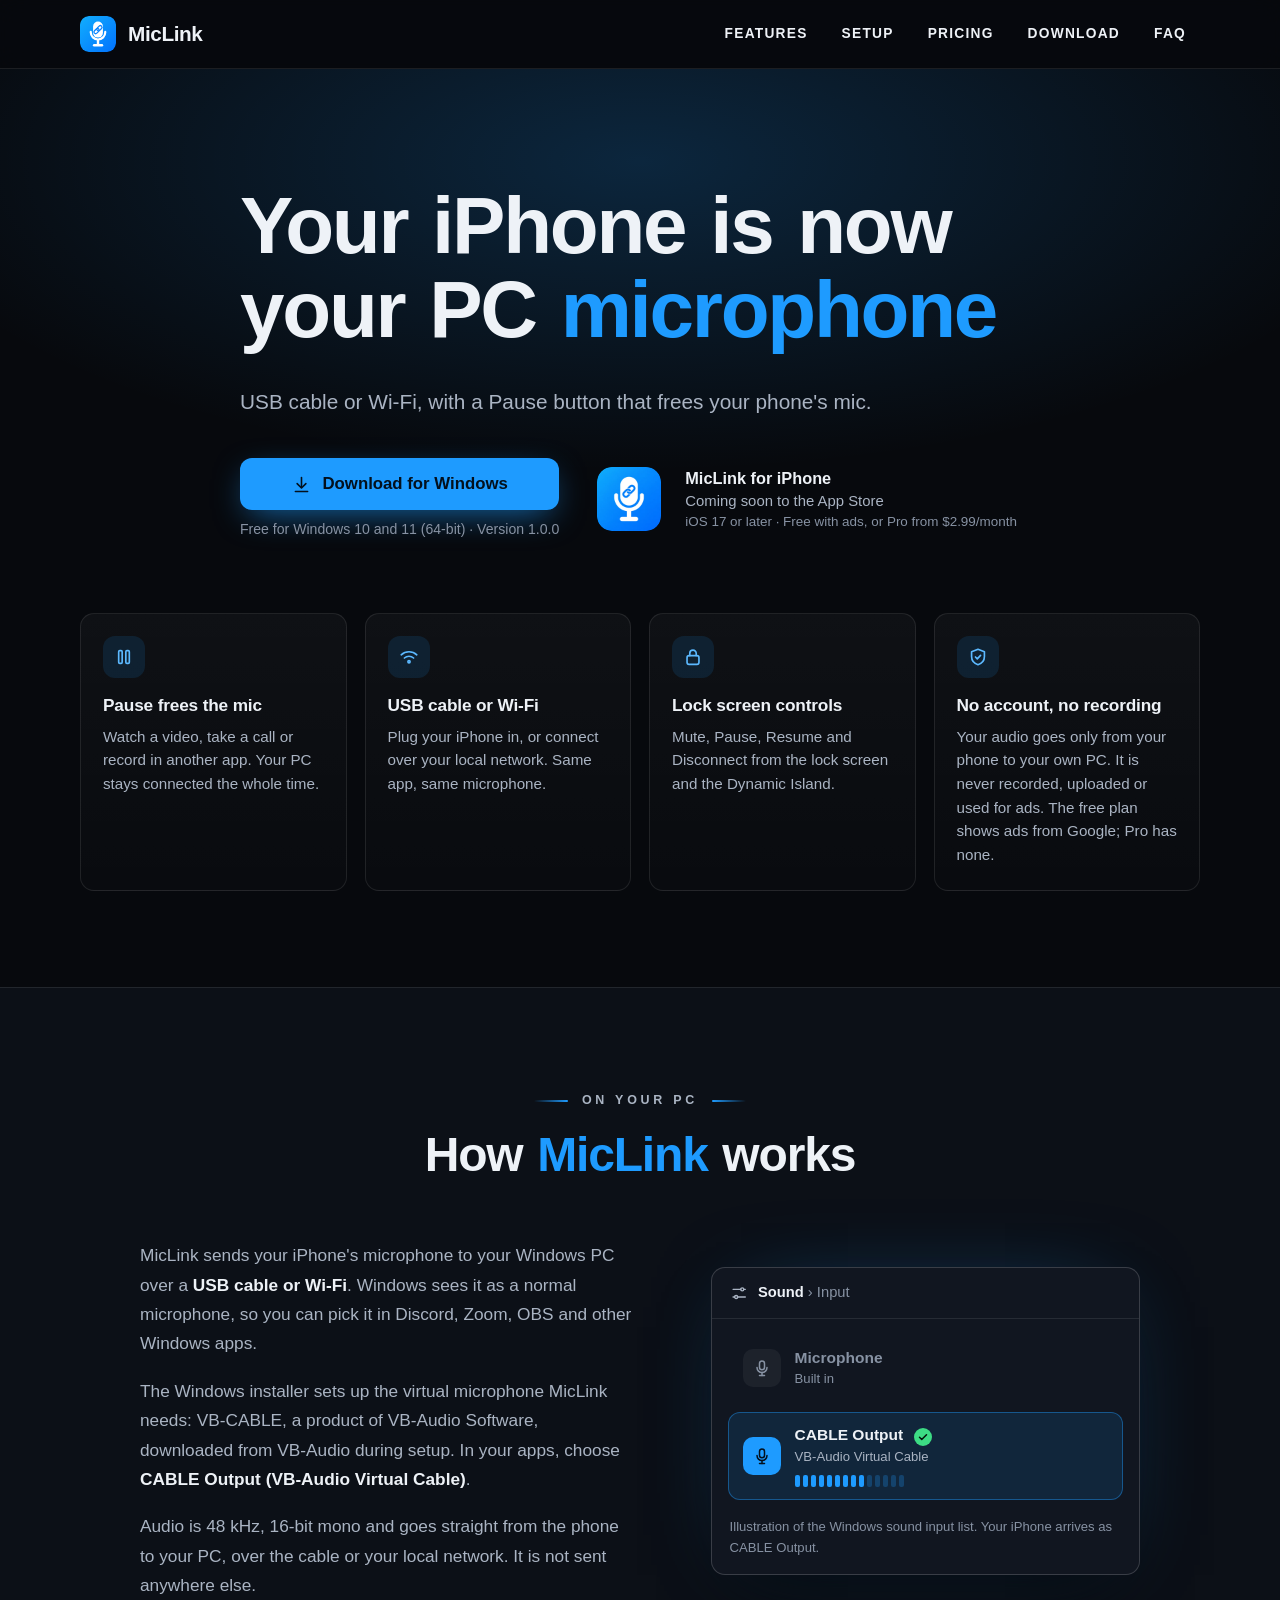
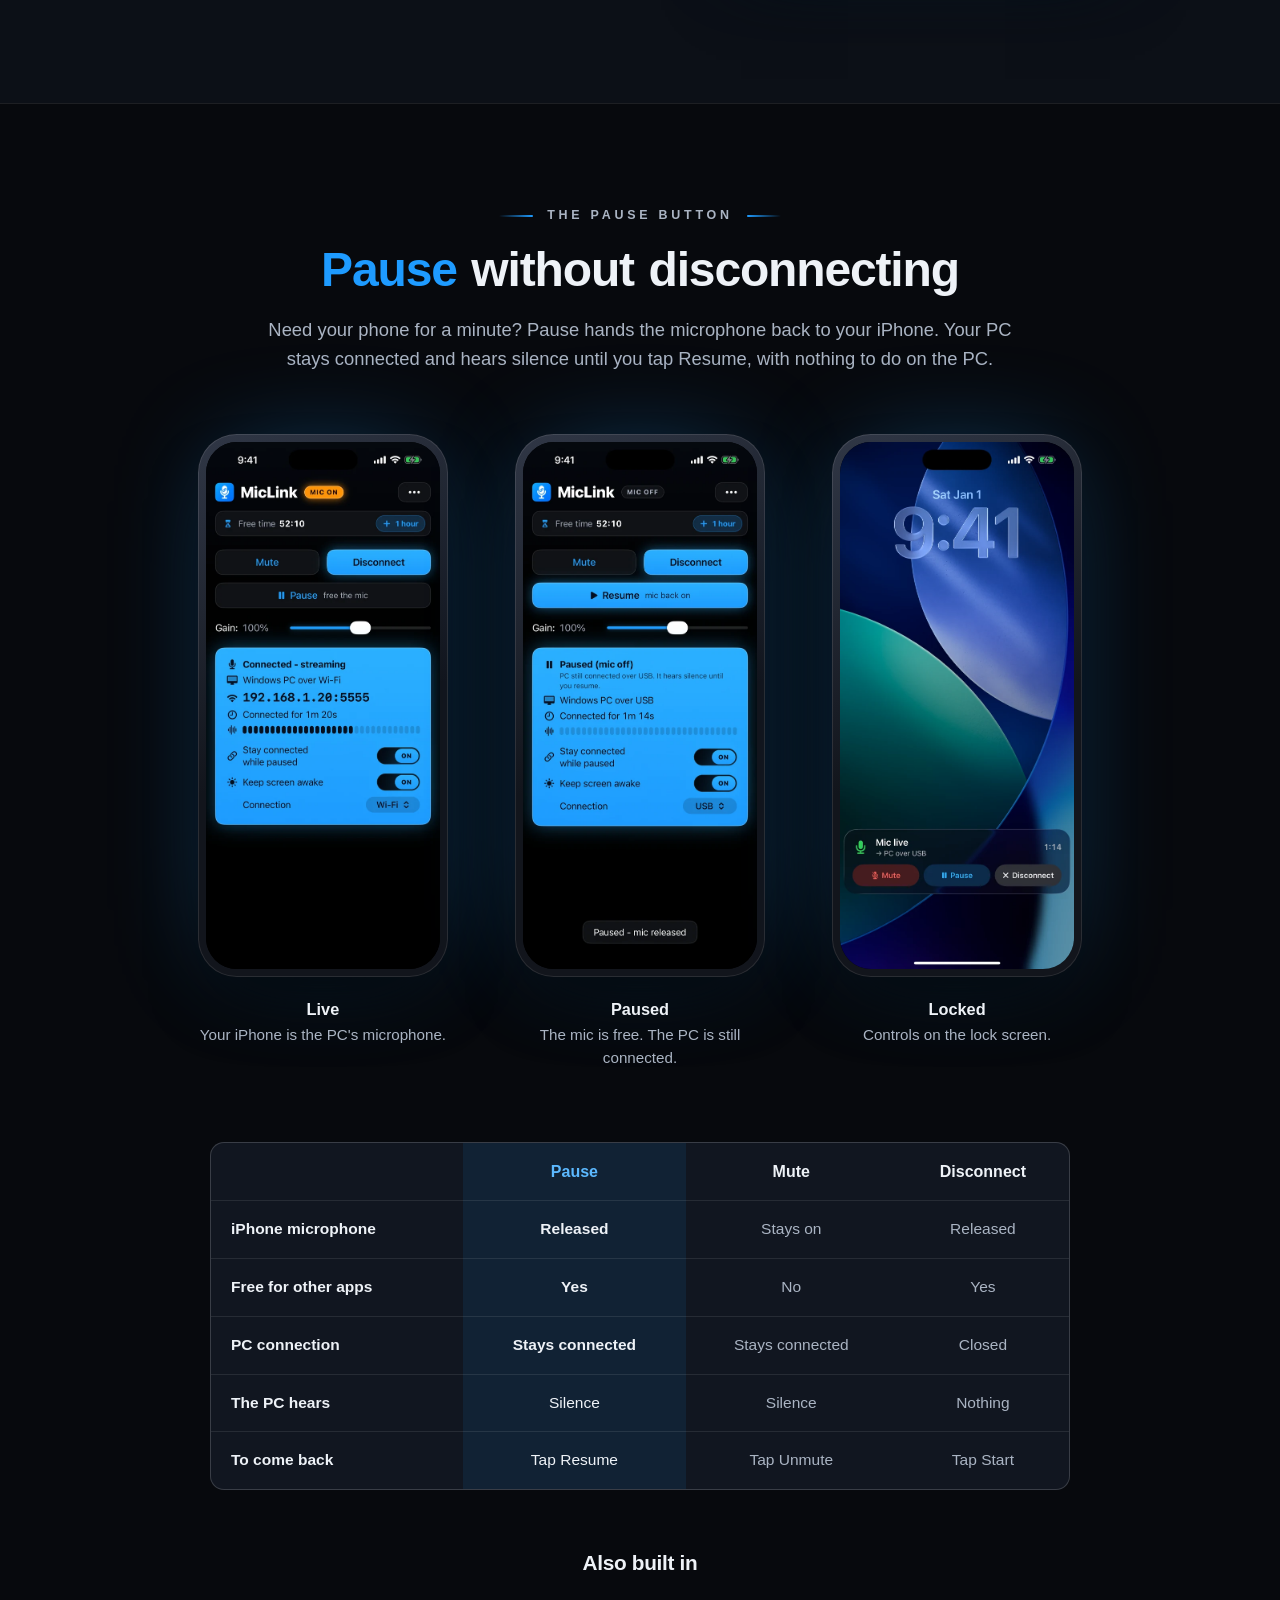
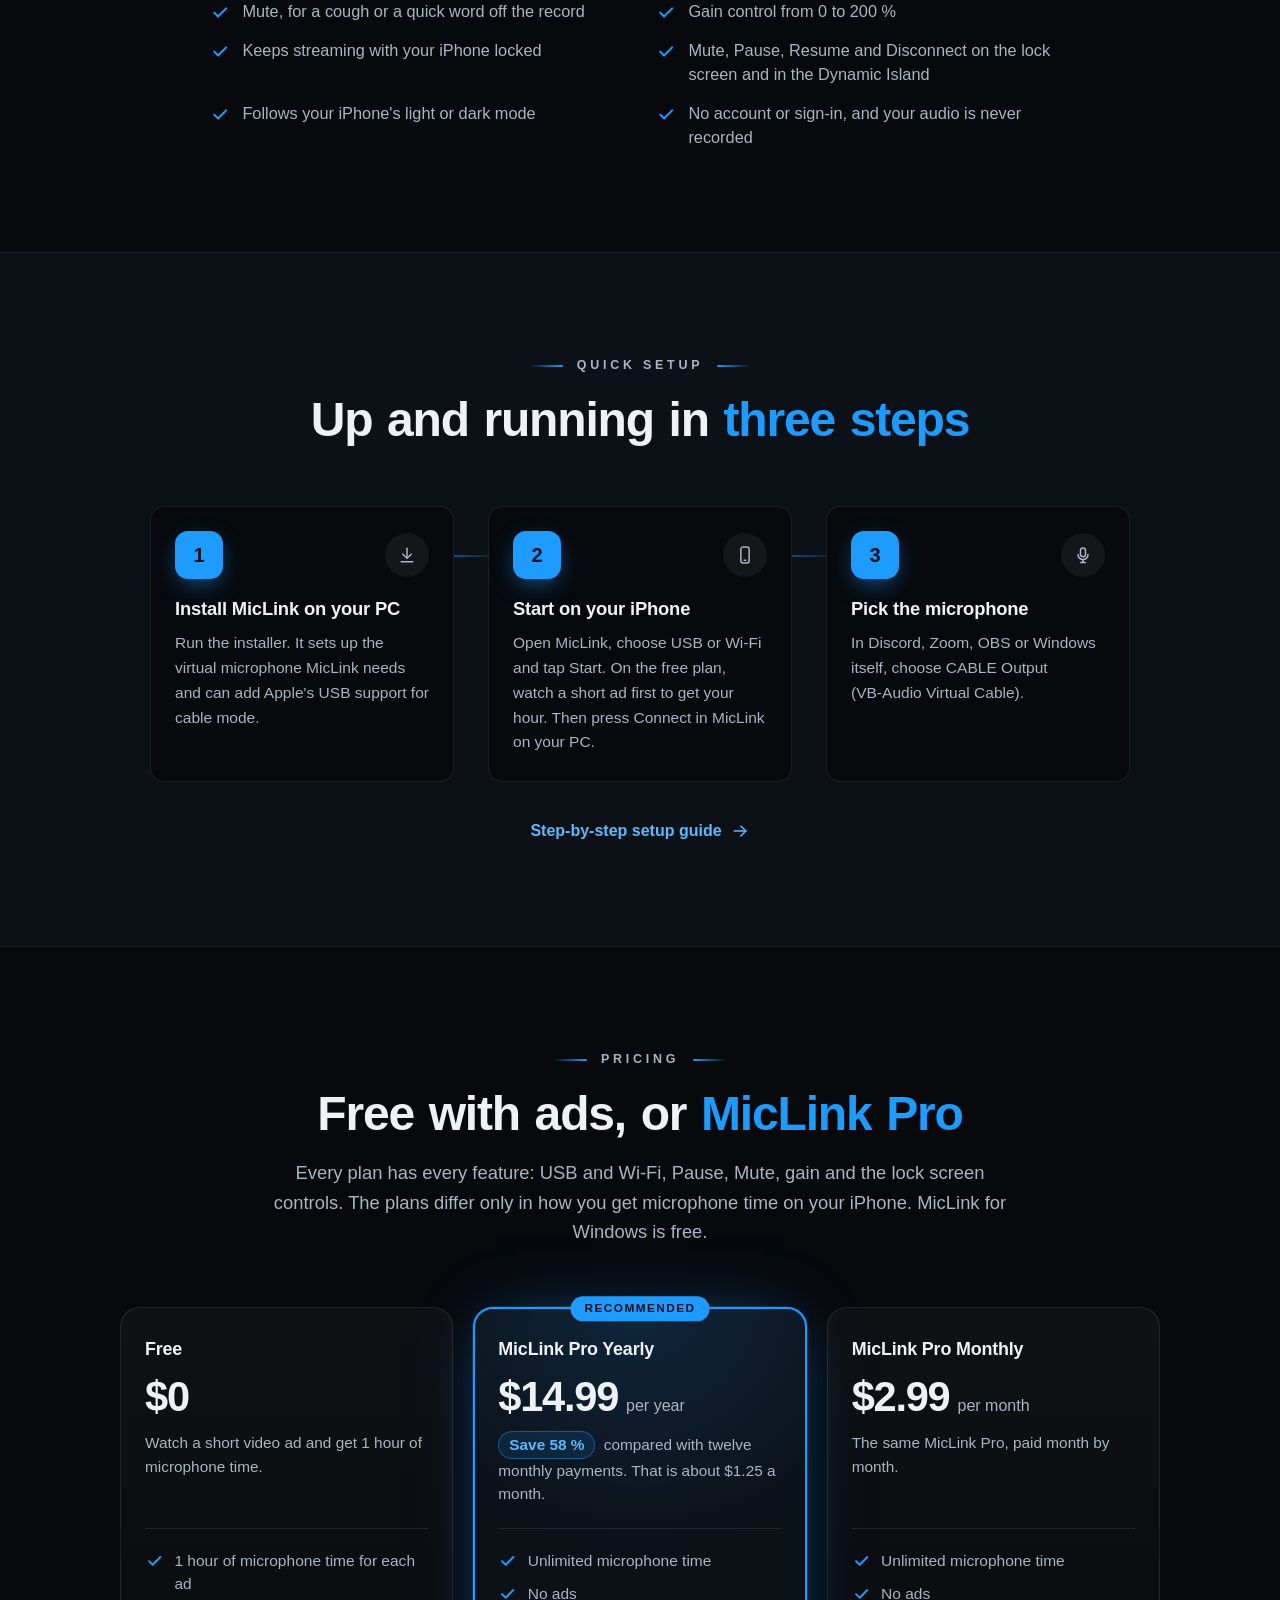
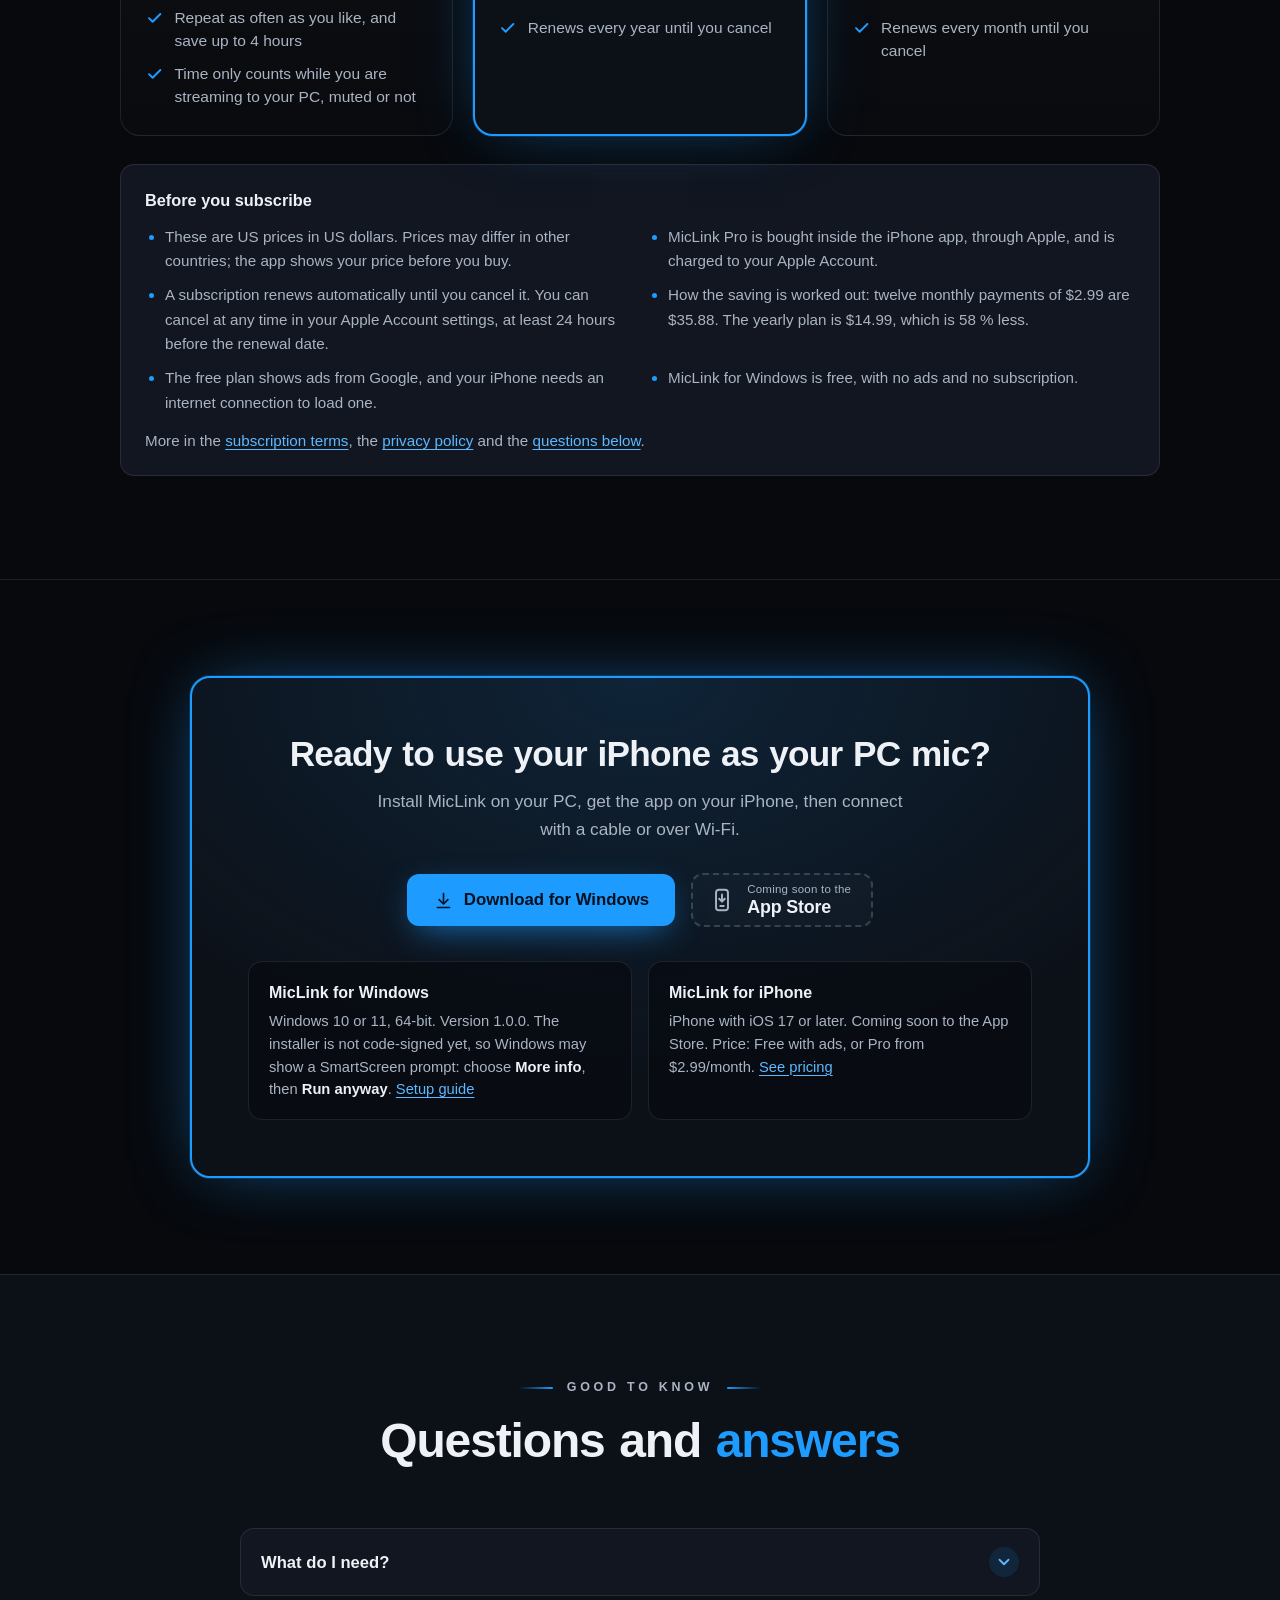
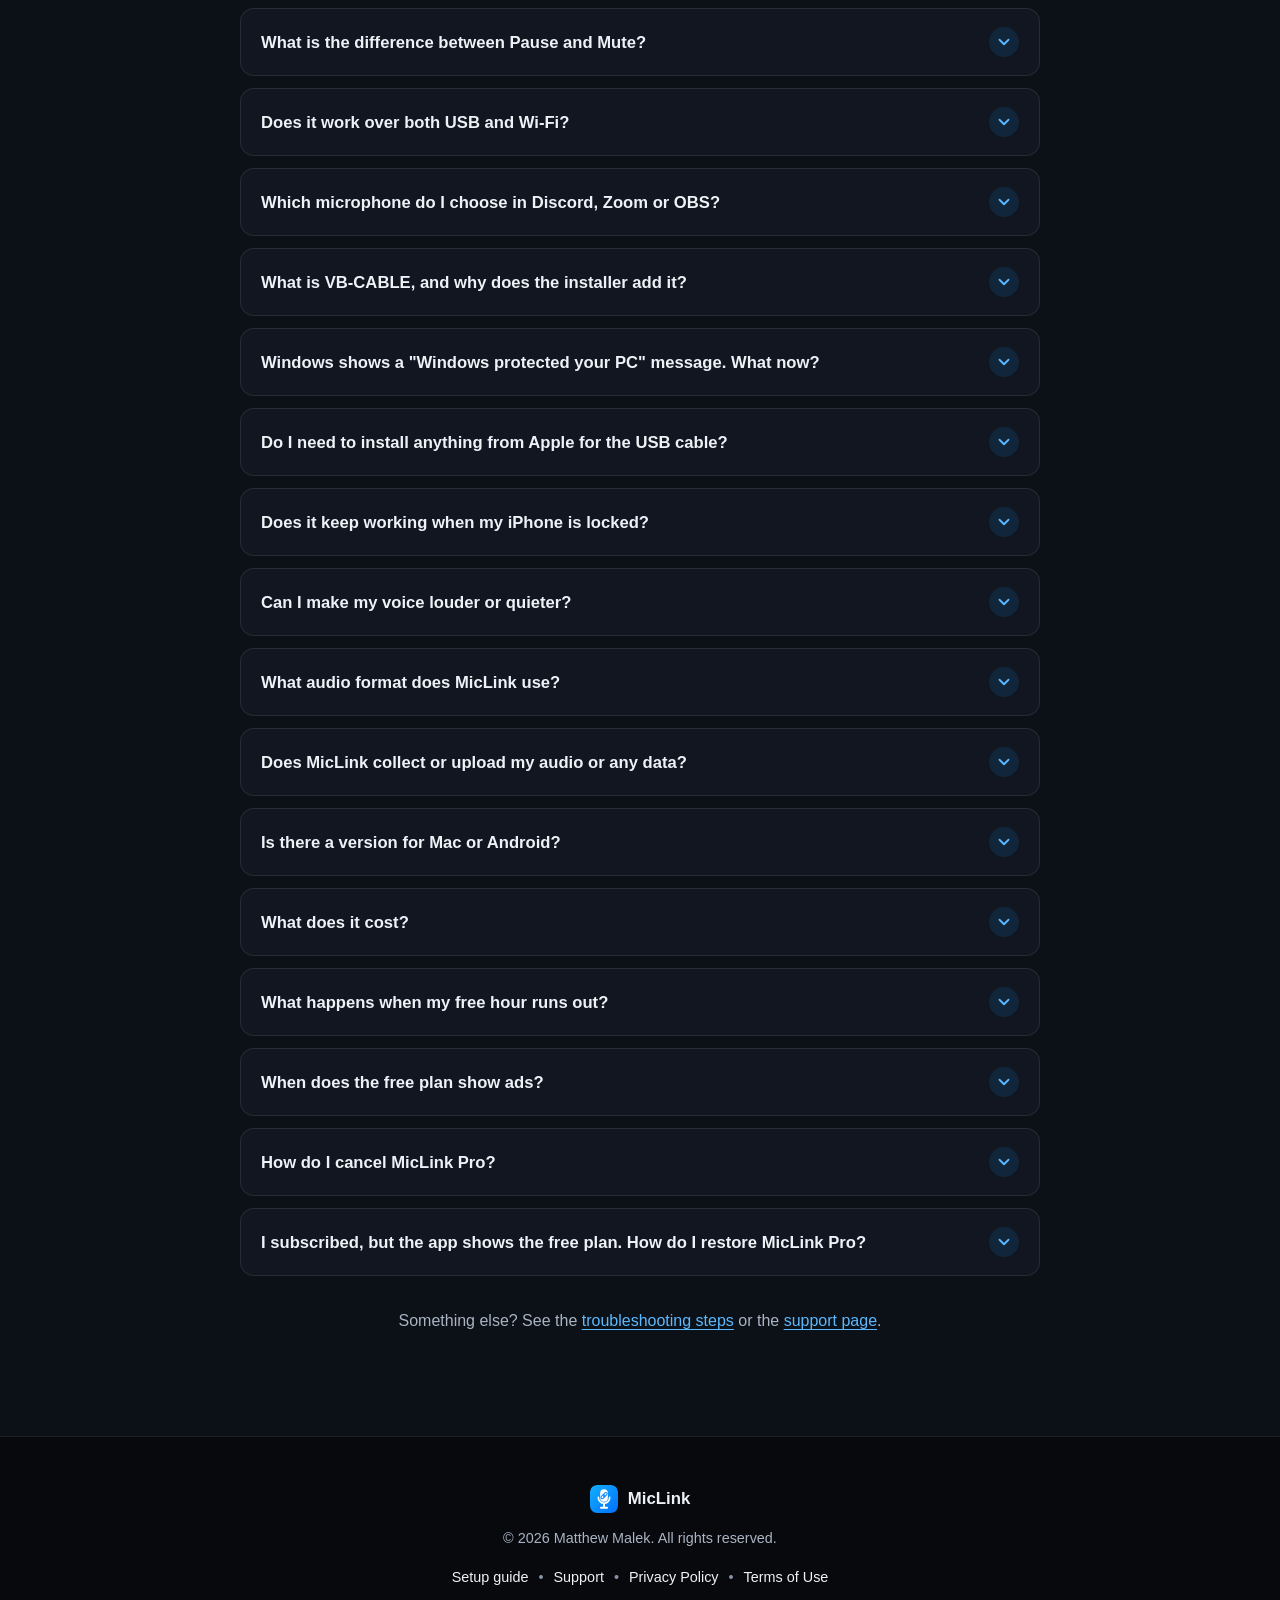
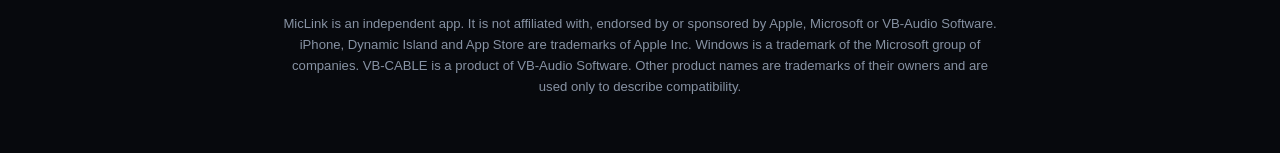
<file: index.html>
<!DOCTYPE html>
<html lang="en" class="no-js">
<head>
<meta charset="utf-8">
<meta name="viewport" content="width=device-width, initial-scale=1">
<title>MicLink: use your iPhone as a PC microphone</title>
<meta name="description" content="MicLink turns your iPhone into a microphone for your Windows PC over a USB cable or Wi-Fi. Pause frees the phone's mic while the PC stays connected.">
<meta name="theme-color" content="#07090d">
<meta name="color-scheme" content="dark">
<meta name="format-detection" content="telephone=no">
<link rel="canonical" href="https://mattnq1.github.io/miclink/">
<link rel="icon" href="favicon.ico" sizes="48x48">
<link rel="icon" href="assets/img/favicon-32.png" type="image/png" sizes="32x32">
<link rel="icon" href="assets/img/logo-icon.svg" type="image/svg+xml">
<link rel="apple-touch-icon" href="assets/img/apple-touch-icon.png">
<link rel="manifest" href="site.webmanifest">
<meta property="og:type" content="website">
<meta property="og:site_name" content="MicLink">
<meta property="og:title" content="MicLink: your iPhone is now your PC microphone">
<meta property="og:description" content="MicLink turns your iPhone into a microphone for your Windows PC over a USB cable or Wi-Fi. Pause frees the phone's mic while the PC stays connected.">
<meta property="og:url" content="https://mattnq1.github.io/miclink/">
<meta property="og:image" content="https://mattnq1.github.io/miclink/assets/img/og-image.png">
<meta property="og:image:width" content="1200">
<meta property="og:image:height" content="630">
<meta property="og:image:alt" content="MicLink: your iPhone is now your PC microphone. Two iPhone screens show the app streaming and paused.">
<meta name="twitter:card" content="summary_large_image">
<meta name="twitter:title" content="MicLink: your iPhone is now your PC microphone">
<meta name="twitter:description" content="MicLink turns your iPhone into a microphone for your Windows PC over a USB cable or Wi-Fi. Pause frees the phone's mic while the PC stays connected.">
<meta name="twitter:image" content="https://mattnq1.github.io/miclink/assets/img/og-image.png">
<link rel="stylesheet" href="assets/site.css">
<script>document.documentElement.className = "js";</script>
<script src="assets/config.js" defer></script>
<script src="assets/qr.js" defer></script>
<script src="assets/site.js" defer></script>
<script type="application/ld+json">
{
  "@context": "https://schema.org",
  "@type": "SoftwareApplication",
  "name": "MicLink",
  "description": "Use your iPhone as a microphone for a Windows PC over a USB cable or Wi-Fi.",
  "applicationCategory": "UtilitiesApplication",
  "operatingSystem": "Windows 10, Windows 11, iOS 17",
  "url": "https://mattnq1.github.io/miclink/",
  "image": "https://mattnq1.github.io/miclink/assets/img/icon-512.png",
  "author": { "@type": "Person", "name": "Matthew Malek" }
}
</script>
</head>
<body>
<svg class="sprite" width="0" height="0" aria-hidden="true" focusable="false">
  <symbol id="i-download" viewBox="0 0 24 24"><path d="M12 4v11"/><path d="m7 11 5 5 5-5"/><path d="M5 20h14"/></symbol>
  <symbol id="i-pause" viewBox="0 0 24 24"><rect x="6.2" y="5" width="3.8" height="14" rx="1.2"/><rect x="14" y="5" width="3.8" height="14" rx="1.2"/></symbol>
  <symbol id="i-wifi" viewBox="0 0 24 24"><path d="M3.5 9.6a12.4 12.4 0 0 1 17 0"/><path d="M7 13.1a7.4 7.4 0 0 1 10 0"/><circle cx="12" cy="17.2" r="1.2"/></symbol>
  <symbol id="i-lock" viewBox="0 0 24 24"><rect x="5.5" y="10.5" width="13" height="9.5" rx="2.2"/><path d="M8.5 10.5V8a3.5 3.5 0 0 1 7 0v2.5"/></symbol>
  <symbol id="i-shield" viewBox="0 0 24 24"><path d="M12 3.5 5 6.2v5.3c0 4.3 2.9 7.6 7 9 4.1-1.4 7-4.7 7-9V6.2z"/><path d="m9.2 12 2 2 3.6-3.8"/></symbol>
  <symbol id="i-mic" viewBox="0 0 24 24"><rect x="9" y="3.5" width="6" height="10.5" rx="3"/><path d="M6 11.5a6 6 0 0 0 12 0"/><path d="M12 17.5V21"/><path d="M9 21h6"/></symbol>
  <symbol id="i-check" viewBox="0 0 24 24"><path d="m5 12.5 4.5 4.5L19 7.5"/></symbol>
  <symbol id="i-chevron" viewBox="0 0 24 24"><path d="m6 9 6 6 6-6"/></symbol>
  <symbol id="i-arrow" viewBox="0 0 24 24"><path d="M5 12h14"/><path d="m13 6 6 6-6 6"/></symbol>
  <symbol id="i-phone" viewBox="0 0 24 24"><rect x="7" y="2.5" width="10" height="19" rx="2.6"/><path d="M11 18.3h2"/></symbol>
  <symbol id="i-store" viewBox="0 0 24 24"><rect x="6.5" y="2.5" width="11" height="19" rx="2.6"/><path d="M12 7v6.2"/><path d="m9.4 10.8 2.6 2.6 2.6-2.6"/><path d="M10.4 17.6h3.2"/></symbol>
  <symbol id="i-sliders" viewBox="0 0 24 24"><path d="M4 7h10"/><path d="M18 7h2"/><circle cx="16" cy="7" r="2"/><path d="M4 17h2"/><path d="M10 17h10"/><circle cx="8" cy="17" r="2"/></symbol>
  <symbol id="i-menu" viewBox="0 0 24 24"><path d="M4 7h16"/><path d="M4 12h16"/><path d="M4 17h16"/></symbol>
  <symbol id="i-close" viewBox="0 0 24 24"><path d="m6 6 12 12"/><path d="M18 6 6 18"/></symbol>
  <symbol id="i-info" viewBox="0 0 24 24"><circle cx="12" cy="12" r="9"/><path d="M12 11v5.5"/><path d="M12 7.6v.2"/></symbol>
</svg>
<a class="skip-link" href="#main">Skip to content</a>
<header class="site-header" id="top">
  <div class="wrap site-header__inner">
    <a class="brand" href="#top">
      <img src="assets/img/logo-icon.svg" alt="" width="36" height="36">
      <span>MicLink</span>
    </a>
    <button class="nav-toggle" type="button" aria-expanded="false" aria-controls="site-nav" aria-label="Open menu">
      <svg class="icon icon--menu" viewBox="0 0 24 24" aria-hidden="true" focusable="false"><use href="#i-menu"/></svg>
      <svg class="icon icon--close" viewBox="0 0 24 24" aria-hidden="true" focusable="false"><use href="#i-close"/></svg>
    </button>
    <nav class="site-nav" id="site-nav" aria-label="Main">
      <ul>
          <li><a href="#features">Features</a></li>
          <li><a href="#setup">Setup</a></li>
          <li><a href="#pricing">Pricing</a></li>
          <li><a href="#download">Download</a></li>
          <li><a href="#faq">FAQ</a></li>
      </ul>
    </nav>
  </div>
</header>
<main id="main">

  <section class="hero" aria-labelledby="hero-title">
    <div class="wrap">
      <div class="hero__inner">
        <h1 id="hero-title">
          <span class="line">Your iPhone is now</span>
          <span class="line">your PC <span class="accent">microphone</span></span>
        </h1>
        <p class="hero__sub">USB cable or <span class="nb">Wi-Fi</span>, with a Pause button that frees your phone's mic.</p>
        <div class="hero__actions">
          <div class="hero__download">
            <a class="btn btn--primary" href="https://github.com/MattNQ1/miclink/releases/latest/download/MicLinkSetup.exe" data-win-download><svg class="icon" viewBox="0 0 24 24" aria-hidden="true" focusable="false"><use href="#i-download"/></svg><span>Download for Windows</span></a>
            <span class="hero__meta">Free for Windows 10 and 11 (64-bit)<span data-version-sep hidden> · </span><span data-version hidden></span></span>
          </div>
          <div class="app-box" data-appstore-box>
            <span class="app-box__media"><img src="assets/img/icon-192.png" alt="" width="64" height="64"></span>
            <span class="app-box__body">
              <strong class="app-box__title">MicLink for iPhone</strong>
              <span class="app-box__note">Coming soon to the App Store</span>
              <span class="app-box__meta">iOS 17 or later<span data-price=" · "> · Free with ads, or Pro from $2.99/month</span></span>
            </span>
          </div>
        </div>
      </div>
    </div>
  </section>

  <section class="highlights" aria-labelledby="highlights-title">
    <div class="wrap">
      <h2 class="visually-hidden" id="highlights-title">Highlights</h2>
      <div class="highlights__scroller" data-scroller role="group" aria-labelledby="highlights-title">
      <ul class="highlights__list">
        <li class="card">
          <span class="card__icon"><svg class="icon" viewBox="0 0 24 24" aria-hidden="true" focusable="false"><use href="#i-pause"/></svg></span>
          <h3>Pause frees the mic</h3>
          <p>Watch a video, take a call or record in another app. Your PC stays connected the whole time.</p>
        </li>
        <li class="card">
          <span class="card__icon"><svg class="icon" viewBox="0 0 24 24" aria-hidden="true" focusable="false"><use href="#i-wifi"/></svg></span>
          <h3>USB cable or <span class="nb">Wi-Fi</span></h3>
          <p>Plug your iPhone in, or connect over your local network. Same app, same microphone.</p>
        </li>
        <li class="card">
          <span class="card__icon"><svg class="icon" viewBox="0 0 24 24" aria-hidden="true" focusable="false"><use href="#i-lock"/></svg></span>
          <h3>Lock screen controls</h3>
          <p>Mute, Pause, Resume and Disconnect from the lock screen and the Dynamic Island.</p>
        </li>
        <li class="card">
          <span class="card__icon"><svg class="icon" viewBox="0 0 24 24" aria-hidden="true" focusable="false"><use href="#i-shield"/></svg></span>
          <h3>No account, no recording</h3>
          <p>Your audio goes only from your phone to your own PC. It is never recorded, uploaded or used for ads. The free plan shows ads from Google; Pro has none.</p>
        </li>
      </ul>
      </div>
    </div>
  </section>

  <section class="section section--alt" id="features" aria-labelledby="features-title">
    <div class="wrap">
      <div class="section__head">
        <p class="eyebrow">On your PC</p>
        <h2 class="section__title" id="features-title">How <span class="accent">MicLink</span> works</h2>
      </div>
      <div class="explain">
        <div class="explain__text">
          <p>MicLink sends your iPhone's microphone to your Windows PC over a <strong>USB cable or <span class="nb">Wi-Fi</span></strong>. Windows sees it as a normal microphone, so you can pick it in Discord, Zoom, OBS and other Windows apps.</p>
          <p>The Windows installer sets up the virtual microphone MicLink needs: <span class="nb">VB-CABLE</span>, a product of <span class="nb">VB-Audio</span> Software, downloaded from <span class="nb">VB-Audio</span> during setup. In your apps, choose <strong>CABLE Output (<span class="nb">VB-Audio</span> Virtual Cable)</strong>.</p>
          <p>Audio is 48 kHz, 16-bit mono and goes straight from the phone to your PC, over the cable or your local network. It is not sent anywhere else.</p>
        </div>
        <figure class="sound-panel">
          <div class="sound-panel__bar">
            <svg class="icon" viewBox="0 0 24 24" aria-hidden="true" focusable="false"><use href="#i-sliders"/></svg>
            <span>Sound <span class="sound-panel__crumb">&rsaquo; Input</span></span>
          </div>
          <div class="sound-panel__list">
            <div class="device device--idle">
              <span class="device__icon"><svg class="icon" viewBox="0 0 24 24" aria-hidden="true" focusable="false"><use href="#i-mic"/></svg></span>
              <span>
                <span class="device__name">Microphone</span>
                <span class="device__sub">Built in</span>
              </span>
            </div>
            <div class="device device--active">
              <span class="device__icon"><svg class="icon" viewBox="0 0 24 24" aria-hidden="true" focusable="false"><use href="#i-mic"/></svg></span>
              <span>
                <span class="device__name">CABLE Output <span class="device__check"><svg class="icon" viewBox="0 0 24 24" aria-hidden="true" focusable="false"><use href="#i-check"/></svg></span><span class="visually-hidden"> (selected)</span></span>
                <span class="device__sub"><span class="nb">VB-Audio</span> Virtual Cable</span>
                <span class="meter" aria-hidden="true"><span class="on"></span><span class="on"></span><span class="on"></span><span class="on"></span><span class="on"></span><span class="on"></span><span class="on"></span><span class="on"></span><span class="on"></span><span></span><span></span><span></span><span></span><span></span></span>
              </span>
            </div>
          </div>
          <figcaption class="sound-panel__note">Illustration of the Windows sound input list. Your iPhone arrives as CABLE Output.</figcaption>
        </figure>
      </div>
    </div>
  </section>

  <section class="section" id="pause" aria-labelledby="pause-title">
    <div class="wrap">
      <div class="section__head">
        <p class="eyebrow">The Pause button</p>
        <h2 class="section__title" id="pause-title"><span class="accent">Pause</span> without disconnecting</h2>
        <p class="section__lead">Need your phone for a minute? Pause hands the microphone back to your iPhone. Your PC stays connected and hears silence until you tap Resume, with nothing to do on the PC.</p>
      </div>

      <div class="phones-scroller">
        <div class="phones" data-scroller role="group" aria-label="MicLink on iPhone">
          <figure class="phone-shot">
            <div class="phone"><img src="assets/img/screen-streaming.webp" width="603" height="1310" loading="lazy" decoding="async" alt="MicLink on iPhone while streaming to a Windows PC: a row with the free time left and a + 1 hour button, then Mute, Disconnect and Pause buttons, a gain slider and a status card that reads Connected."></div>
            <figcaption><strong>Live</strong>Your iPhone is the PC's microphone.</figcaption>
          </figure>
          <figure class="phone-shot">
            <div class="phone"><img src="assets/img/screen-paused.webp" width="603" height="1310" loading="lazy" decoding="async" alt="MicLink while paused: the microphone is off, the free time left is still shown, the Pause button has become Resume and the status card says the PC is still connected."></div>
            <figcaption><strong>Paused</strong>The mic is free. The PC is still connected.</figcaption>
          </figure>
          <figure class="phone-shot">
            <div class="phone"><img src="assets/img/screen-lockscreen.webp" width="603" height="1310" loading="lazy" decoding="async" alt="iPhone lock screen showing the MicLink banner with Mute, Pause and Disconnect buttons."></div>
            <figcaption><strong>Locked</strong>Controls on the lock screen.</figcaption>
          </figure>
        </div>
      </div>

      <div class="table-scroll" data-scroller role="group" aria-label="What each button does">
        <table class="compare">
          <caption class="visually-hidden">What Pause, Mute and Disconnect do</caption>
          <thead>
            <tr>
              <td></td>
              <th scope="col" class="is-key">Pause</th>
              <th scope="col">Mute</th>
              <th scope="col">Disconnect</th>
            </tr>
          </thead>
          <tbody>
            <tr>
              <th scope="row">iPhone microphone</th>
              <td class="is-key"><strong>Released</strong></td>
              <td>Stays on</td>
              <td>Released</td>
            </tr>
            <tr>
              <th scope="row">Free for other apps</th>
              <td class="is-key"><strong>Yes</strong></td>
              <td>No</td>
              <td>Yes</td>
            </tr>
            <tr>
              <th scope="row">PC connection</th>
              <td class="is-key"><strong>Stays connected</strong></td>
              <td>Stays connected</td>
              <td>Closed</td>
            </tr>
            <tr>
              <th scope="row">The PC hears</th>
              <td class="is-key">Silence</td>
              <td>Silence</td>
              <td>Nothing</td>
            </tr>
            <tr>
              <th scope="row">To come back</th>
              <td class="is-key">Tap Resume</td>
              <td>Tap Unmute</td>
              <td>Tap Start</td>
            </tr>
          </tbody>
        </table>
      </div>

      <div class="ticks-block">
        <h3>Also built in</h3>
        <ul class="ticks">
          <li><svg class="icon" viewBox="0 0 24 24" aria-hidden="true" focusable="false"><use href="#i-check"/></svg><span>Mute, for a cough or a quick word off the record</span></li>
          <li><svg class="icon" viewBox="0 0 24 24" aria-hidden="true" focusable="false"><use href="#i-check"/></svg><span>Gain control from 0 to 200&nbsp;%</span></li>
          <li><svg class="icon" viewBox="0 0 24 24" aria-hidden="true" focusable="false"><use href="#i-check"/></svg><span>Keeps streaming with your iPhone locked</span></li>
          <li><svg class="icon" viewBox="0 0 24 24" aria-hidden="true" focusable="false"><use href="#i-check"/></svg><span>Mute, Pause, Resume and Disconnect on the lock screen and in the Dynamic Island</span></li>
          <li><svg class="icon" viewBox="0 0 24 24" aria-hidden="true" focusable="false"><use href="#i-check"/></svg><span>Follows your iPhone's light or dark mode</span></li>
          <li><svg class="icon" viewBox="0 0 24 24" aria-hidden="true" focusable="false"><use href="#i-check"/></svg><span>No account or sign-in, and your audio is never recorded</span></li>
        </ul>
      </div>
    </div>
  </section>

  <section class="section section--alt" id="setup" aria-labelledby="setup-title">
    <div class="wrap">
      <div class="section__head">
        <p class="eyebrow">Quick setup</p>
        <h2 class="section__title" id="setup-title">Up and running in <span class="accent">three steps</span></h2>
      </div>
      <ol class="steps">
        <li class="step">
          <div class="step__top">
            <span class="step__num" aria-hidden="true">1</span>
            <span class="step__icon"><svg class="icon" viewBox="0 0 24 24" aria-hidden="true" focusable="false"><use href="#i-download"/></svg></span>
          </div>
          <h3><span class="visually-hidden">Step 1: </span>Install MicLink on your PC</h3>
          <p>Run the installer. It sets up the virtual microphone MicLink needs and can add Apple's USB support for cable mode.</p>
        </li>
        <li class="step">
          <div class="step__top">
            <span class="step__num" aria-hidden="true">2</span>
            <span class="step__icon"><svg class="icon" viewBox="0 0 24 24" aria-hidden="true" focusable="false"><use href="#i-phone"/></svg></span>
          </div>
          <h3><span class="visually-hidden">Step 2: </span>Start on your iPhone</h3>
          <p>Open MicLink, choose USB or <span class="nb">Wi-Fi</span> and tap Start. On the free plan, watch a short ad first to get your hour. Then press Connect in MicLink on your PC.</p>
        </li>
        <li class="step">
          <div class="step__top">
            <span class="step__num" aria-hidden="true">3</span>
            <span class="step__icon"><svg class="icon" viewBox="0 0 24 24" aria-hidden="true" focusable="false"><use href="#i-mic"/></svg></span>
          </div>
          <h3><span class="visually-hidden">Step 3: </span>Pick the microphone</h3>
          <p>In Discord, Zoom, OBS or Windows itself, choose CABLE Output (<span class="nb">VB-Audio</span> Virtual Cable).</p>
        </li>
      </ol>
      <p class="steps-more"><a class="text-link" href="setup.html">Step-by-step setup guide <svg class="icon" viewBox="0 0 24 24" aria-hidden="true" focusable="false"><use href="#i-arrow"/></svg></a></p>
    </div>
  </section>

  <section class="section" id="pricing" aria-labelledby="pricing-title">
    <div class="wrap">
      <div class="section__head">
        <p class="eyebrow">Pricing</p>
        <h2 class="section__title" id="pricing-title">Free with ads, or <span class="accent">MicLink Pro</span></h2>
        <p class="section__lead">Every plan has every feature: USB and <span class="nb">Wi-Fi</span>, Pause, Mute, gain and the lock screen controls. The plans differ only in how you get microphone time on your iPhone. MicLink for Windows is free.</p>
      </div>

      <ul class="plans">
        <li class="plan">
          <h3 class="plan__name">Free</h3>
          <p class="plan__price"><span class="plan__amount">$0</span></p>
          <p class="plan__note">Watch a short video ad and get 1 hour of microphone time.</p>
          <ul class="plan__list">
            <li><svg class="icon" viewBox="0 0 24 24" aria-hidden="true" focusable="false"><use href="#i-check"/></svg><span>1 hour of microphone time for each ad</span></li>
            <li><svg class="icon" viewBox="0 0 24 24" aria-hidden="true" focusable="false"><use href="#i-check"/></svg><span>Repeat as often as you like, and save up to 4 hours</span></li>
            <li><svg class="icon" viewBox="0 0 24 24" aria-hidden="true" focusable="false"><use href="#i-check"/></svg><span>Time only counts while you are streaming to your PC, muted or not</span></li>
          </ul>
        </li>
        <li class="plan plan--featured">
          <p class="plan__badge">Recommended</p>
          <h3 class="plan__name">MicLink Pro Yearly</h3>
          <p class="plan__price"><span class="plan__amount">$14.99</span> <span class="plan__per">per year</span></p>
          <p class="plan__note"><strong class="plan__save">Save 58&nbsp;%</strong> compared with twelve monthly payments. That is about $1.25 a month.</p>
          <ul class="plan__list">
            <li><svg class="icon" viewBox="0 0 24 24" aria-hidden="true" focusable="false"><use href="#i-check"/></svg><span>Unlimited microphone time</span></li>
            <li><svg class="icon" viewBox="0 0 24 24" aria-hidden="true" focusable="false"><use href="#i-check"/></svg><span>No ads</span></li>
            <li><svg class="icon" viewBox="0 0 24 24" aria-hidden="true" focusable="false"><use href="#i-check"/></svg><span>Renews every year until you cancel</span></li>
          </ul>
        </li>
        <li class="plan">
          <h3 class="plan__name">MicLink Pro Monthly</h3>
          <p class="plan__price"><span class="plan__amount">$2.99</span> <span class="plan__per">per month</span></p>
          <p class="plan__note">The same MicLink Pro, paid month by month.</p>
          <ul class="plan__list">
            <li><svg class="icon" viewBox="0 0 24 24" aria-hidden="true" focusable="false"><use href="#i-check"/></svg><span>Unlimited microphone time</span></li>
            <li><svg class="icon" viewBox="0 0 24 24" aria-hidden="true" focusable="false"><use href="#i-check"/></svg><span>No ads</span></li>
            <li><svg class="icon" viewBox="0 0 24 24" aria-hidden="true" focusable="false"><use href="#i-check"/></svg><span>Renews every month until you cancel</span></li>
          </ul>
        </li>
      </ul>

      <div class="plans-terms">
        <h3>Before you subscribe</h3>
        <ul>
          <li>These are US prices in US dollars. Prices may differ in other countries; the app shows your price before you buy.</li>
          <li>MicLink Pro is bought inside the iPhone app, through Apple, and is charged to your Apple Account.</li>
          <li>A subscription renews automatically until you cancel it. You can cancel at any time in your Apple Account settings, at least 24 hours before the renewal date.</li>
          <li>How the saving is worked out: twelve monthly payments of $2.99 are $35.88. The yearly plan is $14.99, which is 58&nbsp;% less.</li>
          <li>The free plan shows ads from Google, and your iPhone needs an internet connection to load one.</li>
          <li>MicLink for Windows is free, with no ads and no subscription.</li>
        </ul>
        <p class="plans-terms__more">More in the <a href="terms.html#subscriptions">subscription terms</a>, the <a href="privacy.html#ads">privacy policy</a> and the <a href="#faq-price">questions below</a>.</p>
      </div>
    </div>
  </section>

  <section class="cta-section" id="download" aria-labelledby="download-title">
    <div class="wrap">
      <div class="cta">
        <h2 id="download-title">Ready to use your iPhone as your PC mic?</h2>
        <p class="cta__lead">Install MicLink on your PC, get the app on your iPhone, then connect with a cable or over <span class="nb">Wi-Fi</span>.</p>
        <div class="cta__actions">
          <a class="btn btn--primary" href="https://github.com/MattNQ1/miclink/releases/latest/download/MicLinkSetup.exe" data-win-download><svg class="icon" viewBox="0 0 24 24" aria-hidden="true" focusable="false"><use href="#i-download"/></svg><span>Download for Windows</span></a>
          <span class="store-btn" data-appstore-button><svg class="icon" viewBox="0 0 24 24" aria-hidden="true" focusable="false"><use href="#i-store"/></svg><span class="store-btn__text"><span class="store-btn__small">Coming soon to the</span> <span class="store-btn__big">App Store</span></span></span>
        </div>
        <div class="cta__details">
          <div class="cta__detail">
            <div>
              <h3>MicLink for Windows</h3>
              <p>Windows 10 or 11, 64-bit.<span data-version-sep hidden> </span><span data-version hidden></span><span data-version-sep hidden>.</span> The installer is not code-signed yet, so Windows may show a SmartScreen prompt: choose <strong>More info</strong>, then <strong>Run anyway</strong>. <a href="setup.html#install-windows">Setup guide</a></p>
            </div>
          </div>
          <div class="cta__detail">
            <div class="cta__qr" data-appstore-qr hidden></div>
            <div>
              <h3>MicLink for iPhone</h3>
              <p>iPhone with iOS 17 or later. <span data-appstore-soon>Coming soon to the App Store.</span><span class="cta__scan" data-appstore-live hidden>Scan the code with your iPhone camera to open the App Store.</span><span data-price=" Price: " data-price-end="."> Price: Free with ads, or Pro from $2.99/month.</span> <a href="#pricing">See pricing</a></p>
            </div>
          </div>
        </div>
      </div>
    </div>
  </section>

  <section class="section section--alt" id="faq" aria-labelledby="faq-title">
    <div class="wrap">
      <div class="section__head">
        <p class="eyebrow">Good to know</p>
        <h2 class="section__title" id="faq-title">Questions and <span class="accent">answers</span></h2>
      </div>
      <div class="faq">
        <details id="faq-need">
          <summary><span>What do I need?</span><svg class="icon" viewBox="0 0 24 24" aria-hidden="true" focusable="false"><use href="#i-chevron"/></svg></summary>
          <div class="faq__answer">
            <p>A PC with Windows 10 or Windows 11 (64-bit) and an iPhone with iOS 17 or later. To connect them you need a USB cable, or both devices on the same <span class="nb">Wi-Fi</span> network.</p>
          </div>
        </details>
        <details id="faq-pause">
          <summary><span>What is the difference between Pause and Mute?</span><svg class="icon" viewBox="0 0 24 24" aria-hidden="true" focusable="false"><use href="#i-chevron"/></svg></summary>
          <div class="faq__answer">
            <p><strong>Pause</strong> frees your iPhone's microphone, so you can watch a video, take a call or record in another app. Your PC stays connected and hears silence. Tap Resume and you are back, with nothing to do on the PC.</p>
            <p><strong>Mute</strong> keeps the microphone on and simply sends silence to the PC. It is the quick one, for a cough or a word off the record.</p>
          </div>
        </details>
        <details id="faq-usb-wifi">
          <summary><span>Does it work over both USB and <span class="nb">Wi-Fi</span>?</span><svg class="icon" viewBox="0 0 24 24" aria-hidden="true" focusable="false"><use href="#i-chevron"/></svg></summary>
          <div class="faq__answer">
            <p>Yes. You choose USB or <span class="nb">Wi-Fi</span> in the iPhone app and in MicLink on your PC. Over <span class="nb">Wi-Fi</span>, both devices need to be on the same local network.</p>
          </div>
        </details>
        <details id="faq-pick-mic">
          <summary><span>Which microphone do I choose in Discord, Zoom or OBS?</span><svg class="icon" viewBox="0 0 24 24" aria-hidden="true" focusable="false"><use href="#i-chevron"/></svg></summary>
          <div class="faq__answer">
            <p>Choose <strong>CABLE Output (<span class="nb">VB-Audio</span> Virtual Cable)</strong>. That is where your iPhone's audio arrives on Windows. The <a href="setup.html#pick-mic">setup guide</a> shows where the setting is in each app.</p>
          </div>
        </details>
        <details id="faq-vbcable">
          <summary><span>What is <span class="nb">VB-CABLE</span>, and why does the installer add it?</span><svg class="icon" viewBox="0 0 24 24" aria-hidden="true" focusable="false"><use href="#i-chevron"/></svg></summary>
          <div class="faq__answer">
            <p><span class="nb">VB-CABLE</span> is a virtual audio device made by <span class="nb">VB-Audio</span> Software. MicLink plays your iPhone's audio into it, and Windows apps see the other end, CABLE Output, as a microphone. The MicLink installer downloads <span class="nb">VB-CABLE</span> from <span class="nb">VB-Audio</span> during setup, so you do not have to install it yourself.</p>
          </div>
        </details>
        <details id="faq-smartscreen">
          <summary><span>Windows shows a "Windows protected your PC" message. What now?</span><svg class="icon" viewBox="0 0 24 24" aria-hidden="true" focusable="false"><use href="#i-chevron"/></svg></summary>
          <div class="faq__answer">
            <p>The Windows download is not code-signed yet, so Microsoft Defender SmartScreen may show that prompt the first time you open the installer. Choose <strong>More info</strong>, then <strong>Run anyway</strong>.</p>
            <p>Only do this for the installer you downloaded from this website.</p>
          </div>
        </details>
        <details id="faq-usb-support">
          <summary><span>Do I need to install anything from Apple for the USB cable?</span><svg class="icon" viewBox="0 0 24 24" aria-hidden="true" focusable="false"><use href="#i-chevron"/></svg></summary>
          <div class="faq__answer">
            <p>Cable mode uses Apple's USB support for iPhone on Windows. The MicLink installer can add it for you during setup. <span class="nb">Wi-Fi</span> mode does not need it.</p>
          </div>
        </details>
        <details id="faq-lock">
          <summary><span>Does it keep working when my iPhone is locked?</span><svg class="icon" viewBox="0 0 24 24" aria-hidden="true" focusable="false"><use href="#i-chevron"/></svg></summary>
          <div class="faq__answer">
            <p>Yes. MicLink keeps streaming with the phone locked, and the lock screen and Dynamic Island show Mute, Pause or Resume, and Disconnect buttons while a session is running. Resume on the lock screen needs iOS 18 or later; on iOS 17, open MicLink and tap Resume there.</p>
          </div>
        </details>
        <details id="faq-gain">
          <summary><span>Can I make my voice louder or quieter?</span><svg class="icon" viewBox="0 0 24 24" aria-hidden="true" focusable="false"><use href="#i-chevron"/></svg></summary>
          <div class="faq__answer">
            <p>Yes. The gain slider in the iPhone app goes from 0 to 200&nbsp;%.</p>
          </div>
        </details>
        <details id="faq-format">
          <summary><span>What audio format does MicLink use?</span><svg class="icon" viewBox="0 0 24 24" aria-hidden="true" focusable="false"><use href="#i-chevron"/></svg></summary>
          <div class="faq__answer">
            <p>48 kHz, 16-bit, mono. The audio is sent straight from your iPhone to your PC over the cable or your local network.</p>
          </div>
        </details>
        <details id="faq-privacy">
          <summary><span>Does MicLink collect or upload my audio or any data?</span><svg class="icon" viewBox="0 0 24 24" aria-hidden="true" focusable="false"><use href="#i-chevron"/></svg></summary>
          <div class="faq__answer">
            <p><strong>Your audio: no.</strong> It goes only from your iPhone to your own PC and is never recorded, uploaded or used for ads. There is no account and no MicLink server.</p>
            <p><strong>Ads in the free plan:</strong> the free plan of the iPhone app shows ads from Google. To show and measure them, Google's ad software collects some device and usage information, such as your IP address (to estimate your general location), a device identifier and which ads you saw. MicLink does not ask for permission to track you across other companies' apps. MicLink Pro has no ads.</p>
            <p>MicLink for Windows collects nothing. The details are in the <a href="privacy.html">privacy policy</a>.</p>
          </div>
        </details>
        <details id="faq-platforms">
          <summary><span>Is there a version for Mac or Android?</span><svg class="icon" viewBox="0 0 24 24" aria-hidden="true" focusable="false"><use href="#i-chevron"/></svg></summary>
          <div class="faq__answer">
            <p>No. MicLink is an iPhone app with a companion app for Windows 10 and 11.</p>
          </div>
        </details>
        <details id="faq-price">
          <summary><span>What does it cost?</span><svg class="icon" viewBox="0 0 24 24" aria-hidden="true" focusable="false"><use href="#i-chevron"/></svg></summary>
          <div class="faq__answer">
            <p>MicLink for Windows is free. MicLink for iPhone is free to download, and every feature is in the free plan: you watch a short video ad to get 1 hour of microphone time, as often as you like.</p>
            <p><strong>MicLink Pro</strong> removes the ads and the time limit. It costs $14.99 per year or $2.99 per month. Those are US prices; they may differ in other countries, and the app shows your price before you buy. The plans are side by side under <a href="#pricing">pricing</a>.</p>
          </div>
        </details>
        <details id="faq-free-hour">
          <summary><span>What happens when my free hour runs out?</span><svg class="icon" viewBox="0 0 24 24" aria-hidden="true" focusable="false"><use href="#i-chevron"/></svg></summary>
          <div class="faq__answer">
            <p>MicLink tells you a few minutes before. Then the microphone pauses and your PC stays connected, just as if you had tapped Pause. Watch another ad for another hour, or go Pro, and carry on. There is nothing to do on the PC.</p>
            <p>Free time only counts while you are streaming to your PC. Muted time counts too, because Mute keeps the microphone on and the stream running; use Pause to stop the clock. You can watch ads ahead of time and save up to 4 hours.</p>
          </div>
        </details>
        <details id="faq-ads">
          <summary><span>When does the free plan show ads?</span><svg class="icon" viewBox="0 0 24 24" aria-hidden="true" focusable="false"><use href="#i-chevron"/></svg></summary>
          <div class="faq__answer">
            <p>Only when you choose to watch one to get microphone time. The ads are videos from Google, and the iPhone needs an internet connection to load one. Your audio still goes only to your own PC.</p>
          </div>
        </details>
        <details id="faq-cancel">
          <summary><span>How do I cancel MicLink Pro?</span><svg class="icon" viewBox="0 0 24 24" aria-hidden="true" focusable="false"><use href="#i-chevron"/></svg></summary>
          <div class="faq__answer">
            <p>On your iPhone, open <strong>Settings</strong>, tap your name, then <strong>Subscriptions</strong>, choose MicLink and tap <strong>Cancel Subscription</strong>. In MicLink, the three dots at the top right and then <strong>Manage subscription</strong> take you to the same page. You keep Pro until the end of the period you have paid for. After that the app goes back to the free plan.</p>
            <p>Deleting the app does not cancel a subscription. Apple handles the billing, so refund requests go to Apple at <a href="https://reportaproblem.apple.com" rel="noopener">reportaproblem.apple.com</a>.</p>
          </div>
        </details>
        <details id="faq-restore">
          <summary><span>I subscribed, but the app shows the free plan. How do I restore MicLink Pro?</span><svg class="icon" viewBox="0 0 24 24" aria-hidden="true" focusable="false"><use href="#i-chevron"/></svg></summary>
          <div class="faq__answer">
            <p>Check that the iPhone is signed in to the Apple Account you subscribed with. Then tap the three dots at the top right of MicLink and choose <strong>Restore Purchases</strong>. This also brings Pro to a new or reset iPhone.</p>
          </div>
        </details>
      </div>
      <p class="faq-more">Something else? See the <a href="setup.html#troubleshooting">troubleshooting steps</a> or the <a href="support.html">support page</a>.</p>
    </div>
  </section>

</main>

<footer class="site-footer">
  <div class="wrap">
    <a class="site-footer__brand" href="index.html">
      <img src="assets/img/logo-icon.svg" alt="" width="28" height="28">
      <span>MicLink</span>
    </a>
    <p>&copy; 2026 Matthew Malek. All rights reserved.</p>
    <ul class="site-footer__links">
      <li><a href="setup.html">Setup guide</a></li>
      <li><a href="support.html">Support</a></li>
      <li><a href="privacy.html">Privacy Policy</a></li>
      <li><a href="terms.html">Terms of Use</a></li>
    </ul>
    <p class="site-footer__legal">MicLink is an independent app. It is not affiliated with, endorsed by or sponsored by Apple, Microsoft or <span class="nb">VB-Audio</span> Software. iPhone, Dynamic Island and App Store are trademarks of Apple Inc. Windows is a trademark of the Microsoft group of companies. <span class="nb">VB-CABLE</span> is a product of <span class="nb">VB-Audio</span> Software. Other product names are trademarks of their owners and are used only to describe compatibility.</p>
  </div>
</footer>
</body>
</html>
</file>
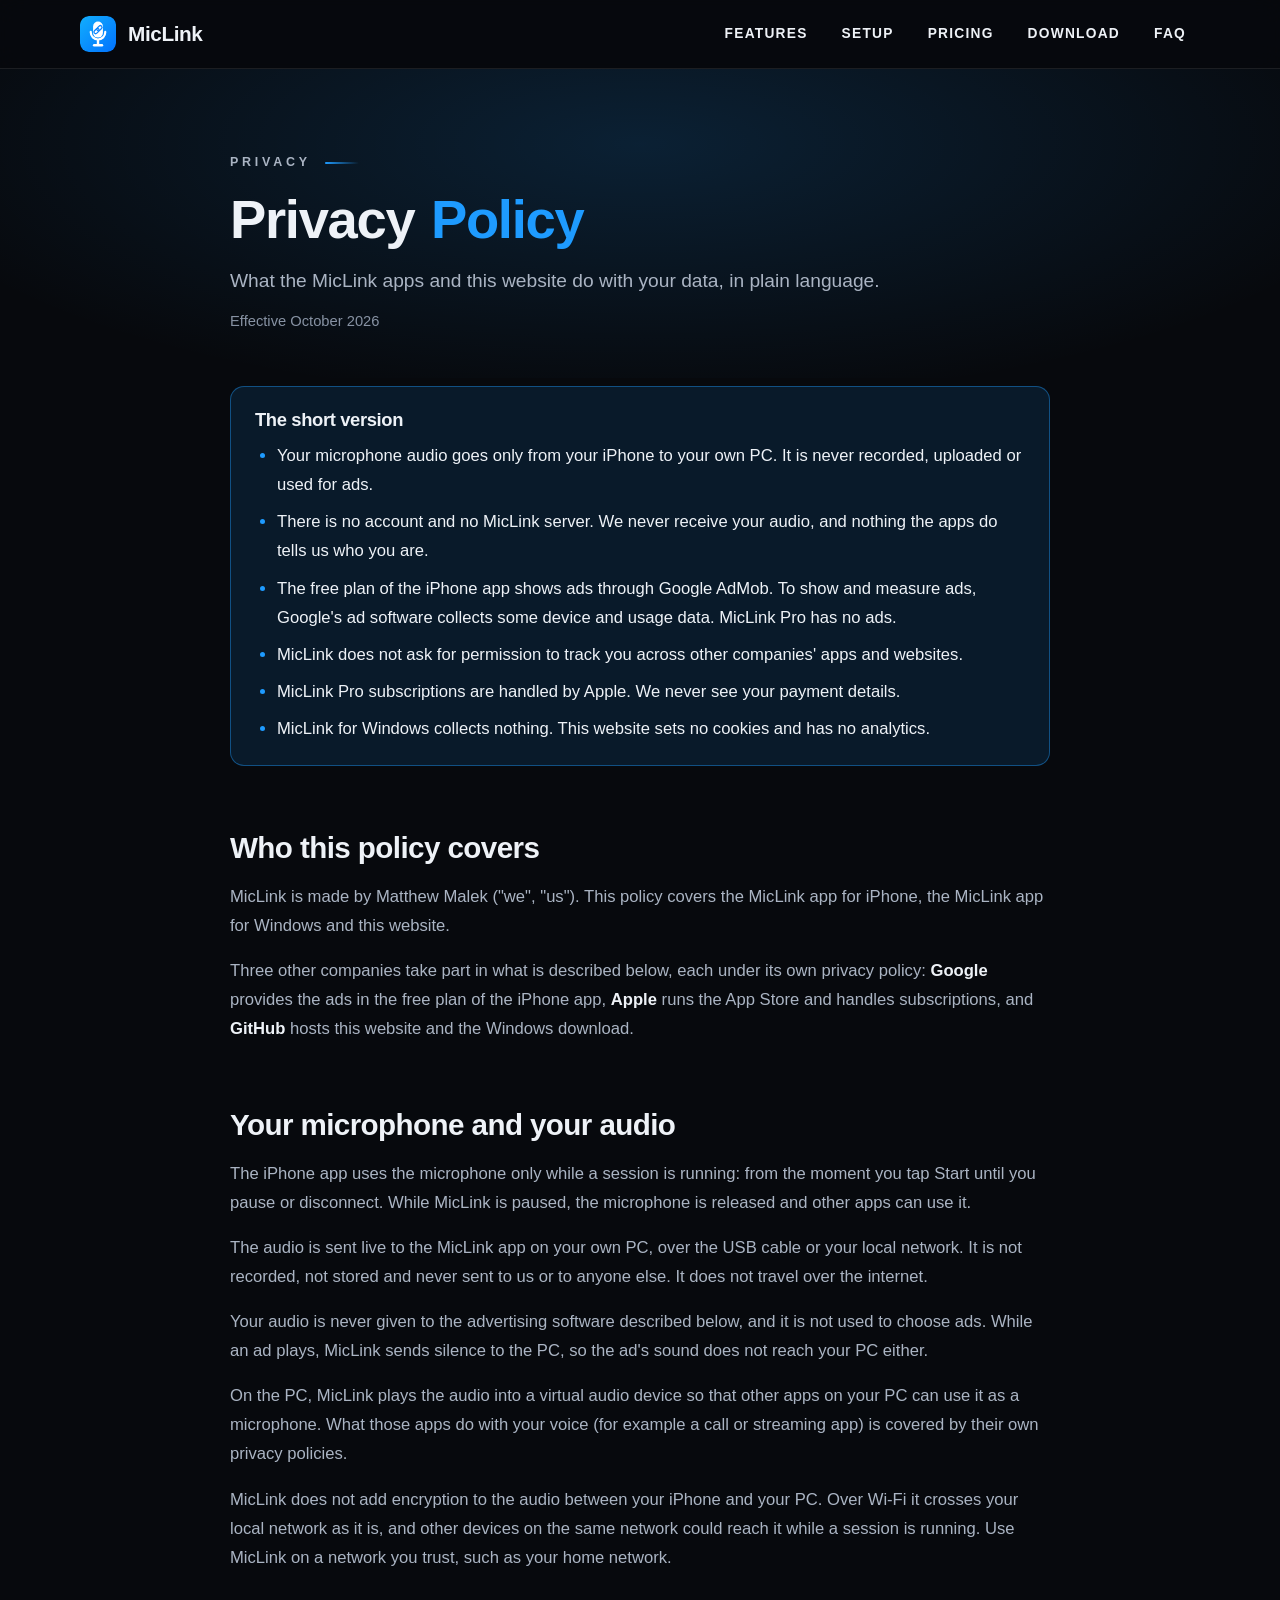
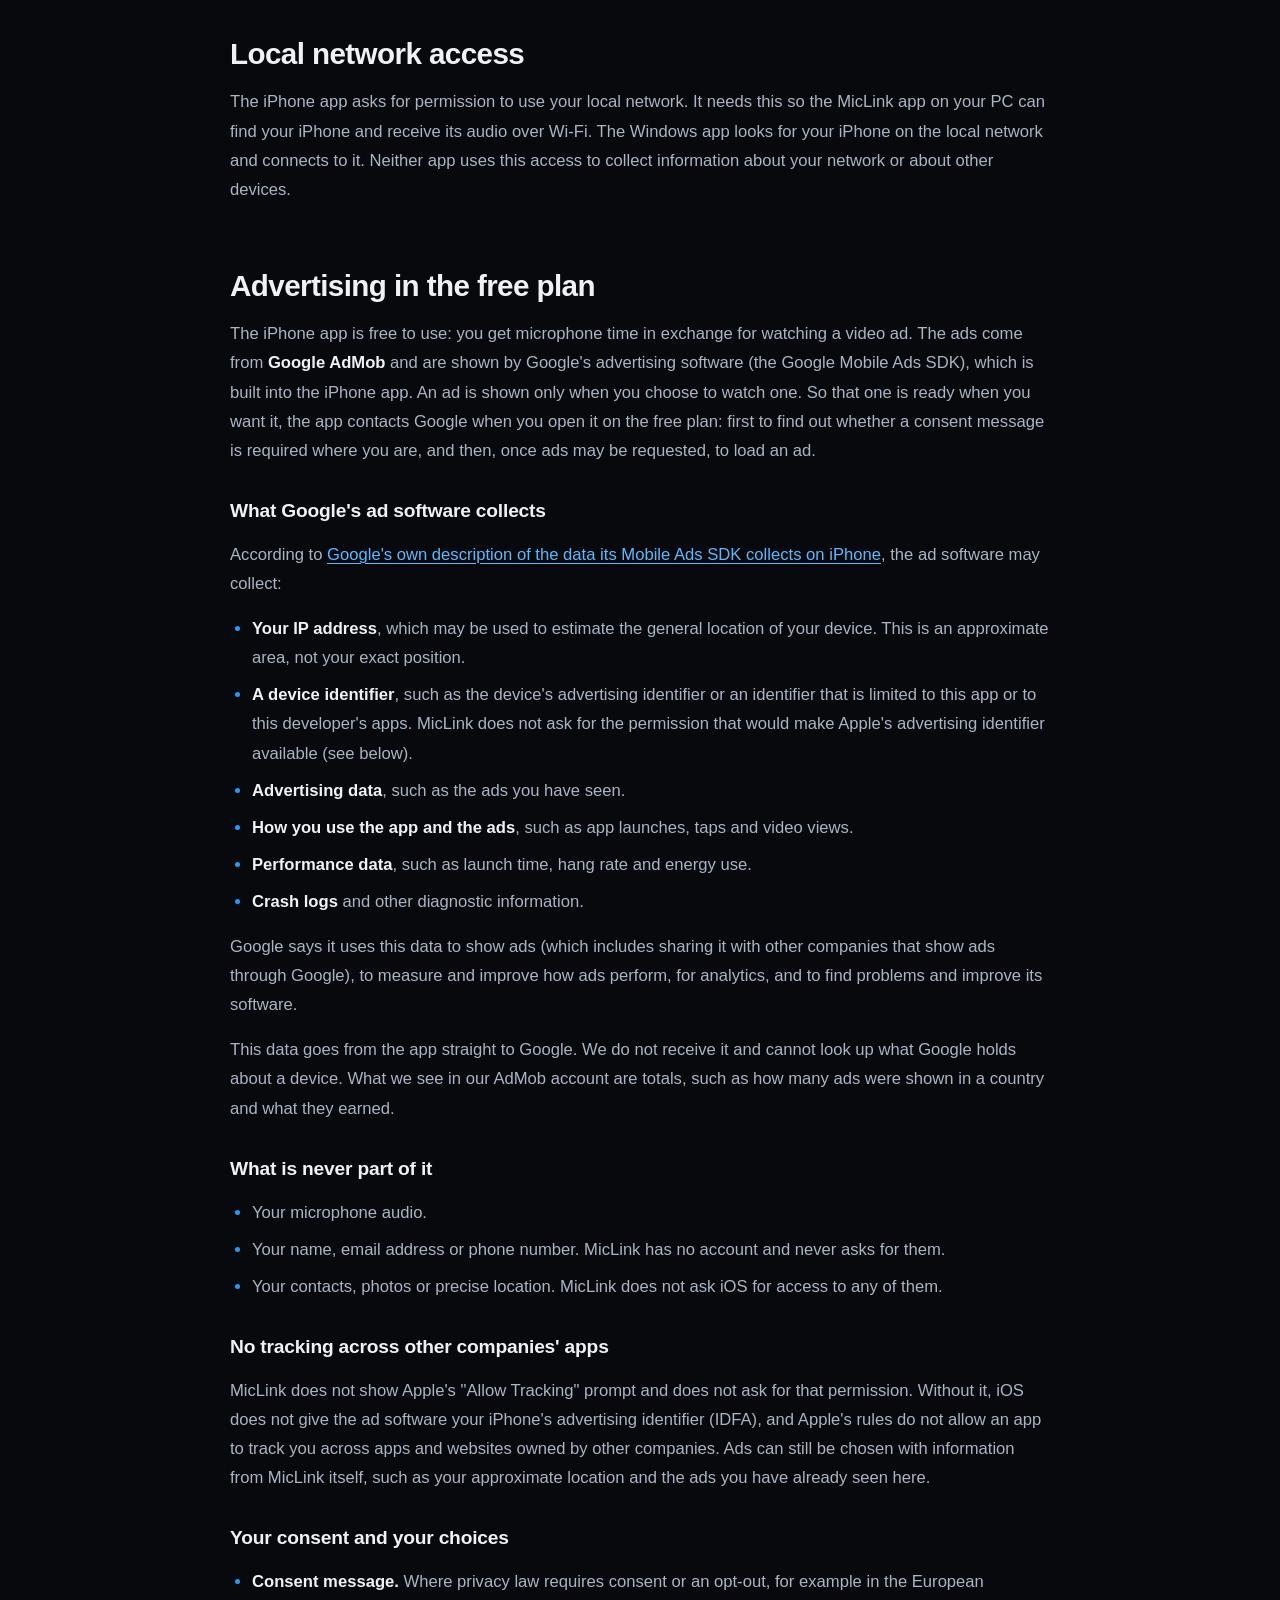
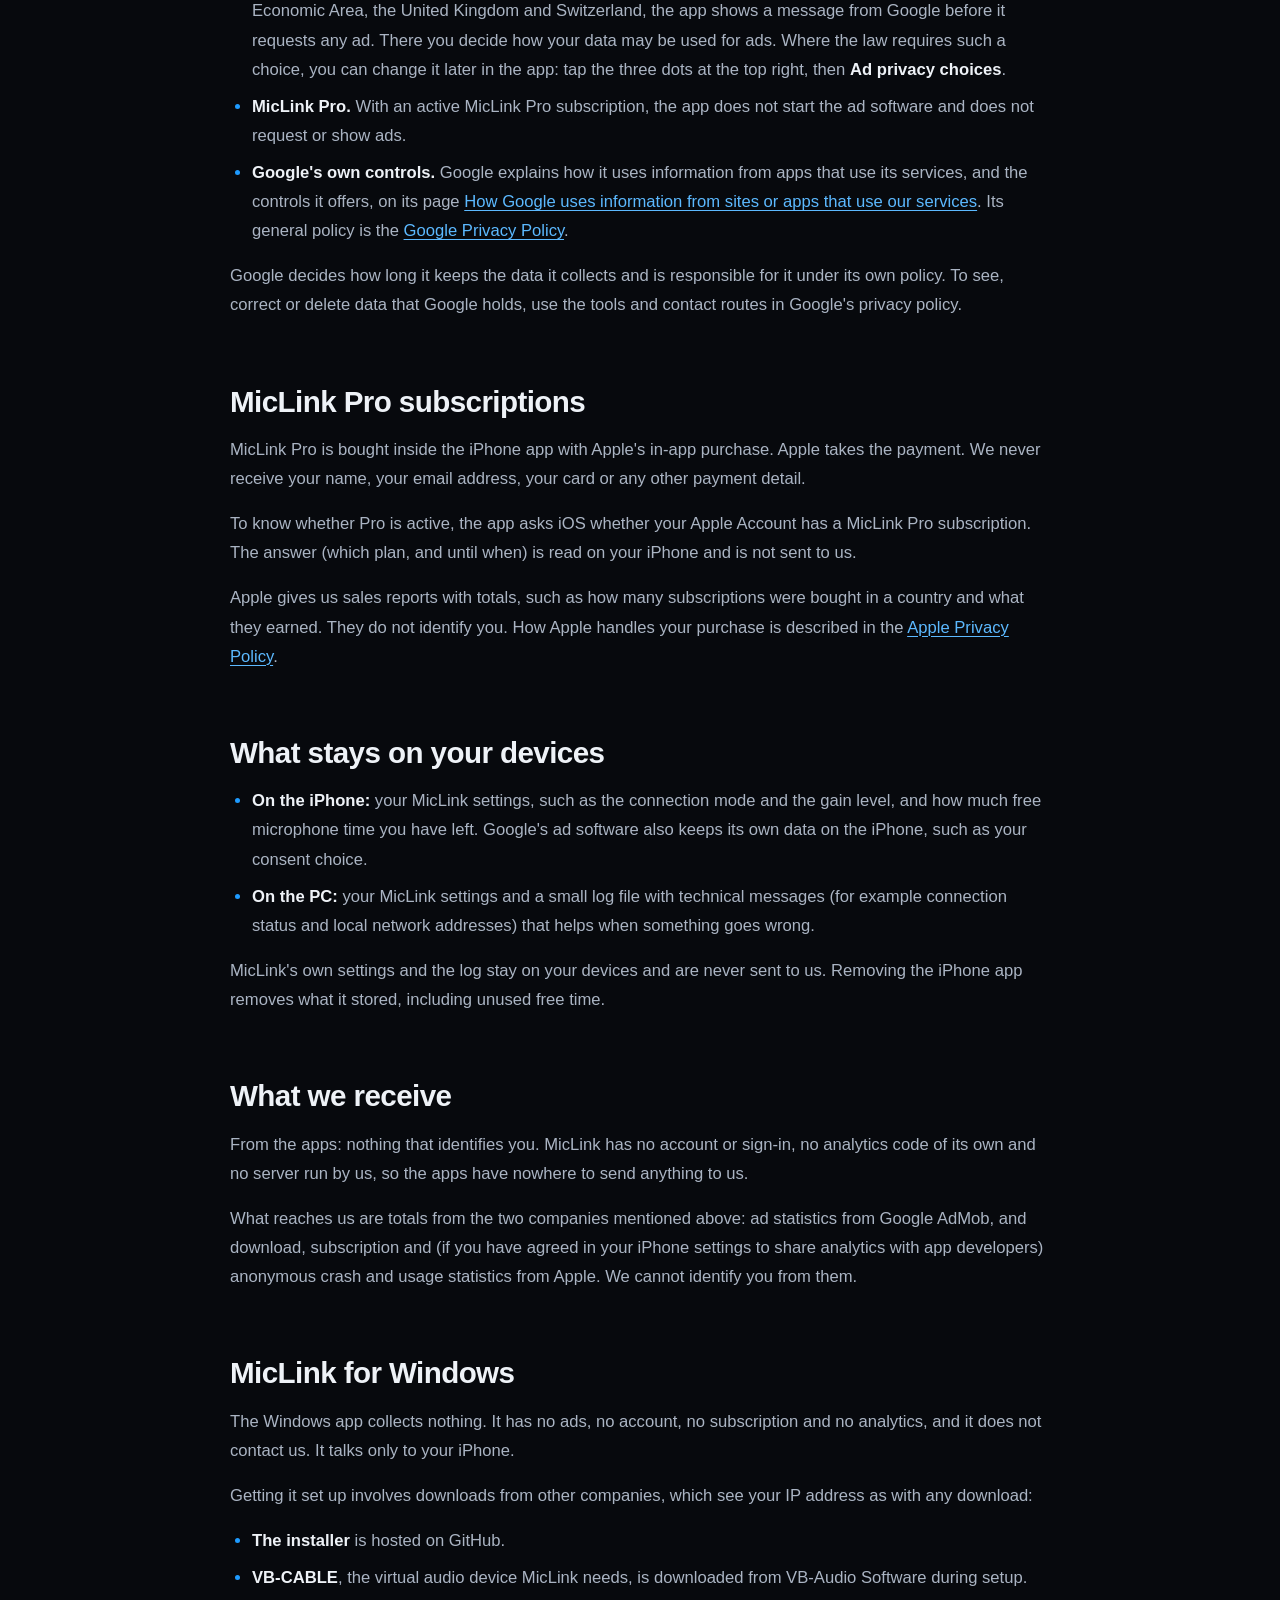
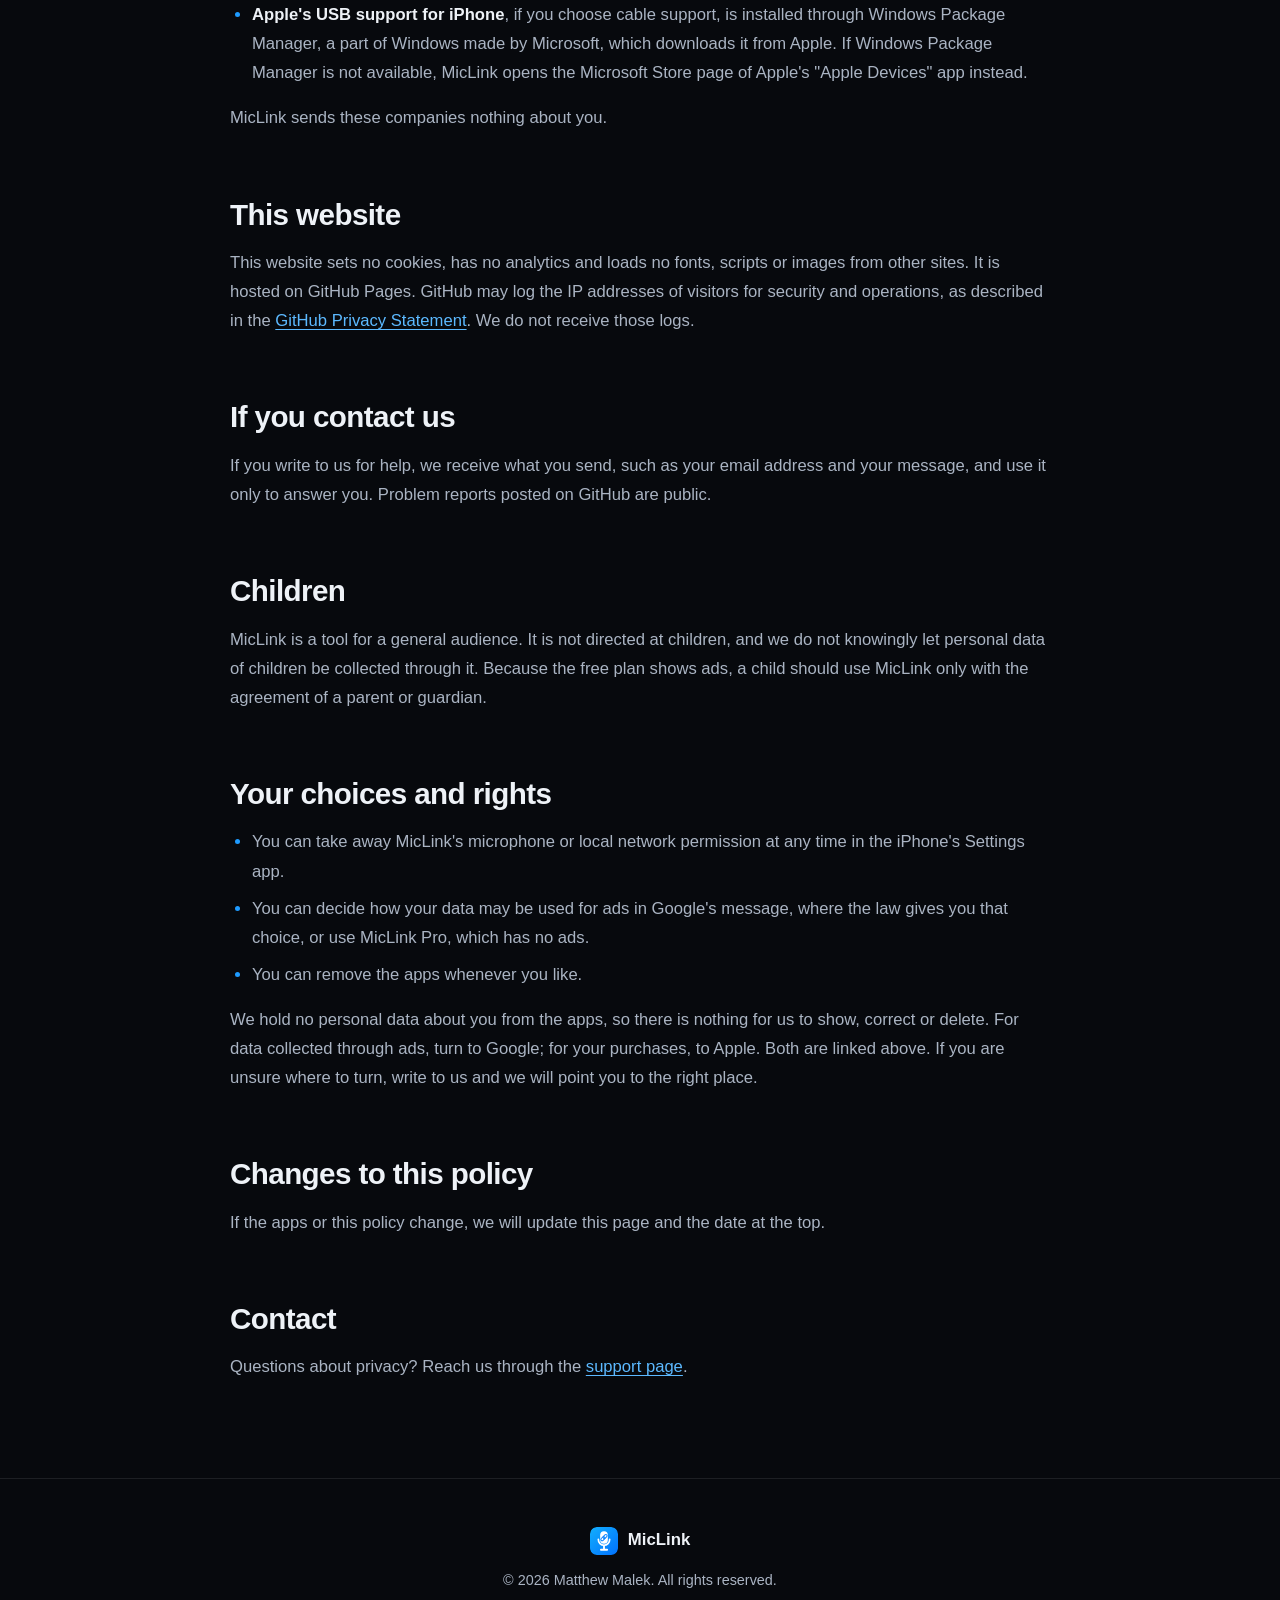
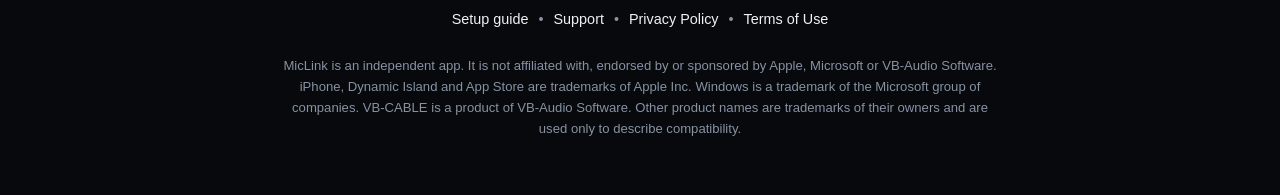
<file: privacy.html>
<!DOCTYPE html>
<html lang="en" class="no-js">
<head>
<meta charset="utf-8">
<meta name="viewport" content="width=device-width, initial-scale=1">
<title>Privacy Policy | MicLink</title>
<meta name="description" content="How MicLink handles your data: your audio goes only from your iPhone to your own PC. The free iPhone plan shows ads through Google AdMob; subscriptions are handled by Apple.">
<meta name="theme-color" content="#07090d">
<meta name="color-scheme" content="dark">
<meta name="format-detection" content="telephone=no">
<link rel="canonical" href="https://mattnq1.github.io/miclink/privacy.html">
<link rel="icon" href="favicon.ico" sizes="48x48">
<link rel="icon" href="assets/img/favicon-32.png" type="image/png" sizes="32x32">
<link rel="icon" href="assets/img/logo-icon.svg" type="image/svg+xml">
<link rel="apple-touch-icon" href="assets/img/apple-touch-icon.png">
<link rel="manifest" href="site.webmanifest">
<meta property="og:type" content="website">
<meta property="og:site_name" content="MicLink">
<meta property="og:title" content="Privacy Policy | MicLink">
<meta property="og:description" content="How MicLink handles your data: your audio goes only from your iPhone to your own PC. The free iPhone plan shows ads through Google AdMob; subscriptions are handled by Apple.">
<meta property="og:url" content="https://mattnq1.github.io/miclink/privacy.html">
<meta property="og:image" content="https://mattnq1.github.io/miclink/assets/img/og-image.png">
<meta property="og:image:width" content="1200">
<meta property="og:image:height" content="630">
<meta property="og:image:alt" content="MicLink: your iPhone is now your PC microphone. Two iPhone screens show the app streaming and paused.">
<meta name="twitter:card" content="summary_large_image">
<meta name="twitter:title" content="Privacy Policy | MicLink">
<meta name="twitter:description" content="How MicLink handles your data: your audio goes only from your iPhone to your own PC. The free iPhone plan shows ads through Google AdMob; subscriptions are handled by Apple.">
<meta name="twitter:image" content="https://mattnq1.github.io/miclink/assets/img/og-image.png">
<link rel="stylesheet" href="assets/site.css">
<script>document.documentElement.className = "js";</script>
<script src="assets/config.js" defer></script>
<script src="assets/qr.js" defer></script>
<script src="assets/site.js" defer></script>
</head>
<body>
<svg class="sprite" width="0" height="0" aria-hidden="true" focusable="false">
  <symbol id="i-download" viewBox="0 0 24 24"><path d="M12 4v11"/><path d="m7 11 5 5 5-5"/><path d="M5 20h14"/></symbol>
  <symbol id="i-pause" viewBox="0 0 24 24"><rect x="6.2" y="5" width="3.8" height="14" rx="1.2"/><rect x="14" y="5" width="3.8" height="14" rx="1.2"/></symbol>
  <symbol id="i-wifi" viewBox="0 0 24 24"><path d="M3.5 9.6a12.4 12.4 0 0 1 17 0"/><path d="M7 13.1a7.4 7.4 0 0 1 10 0"/><circle cx="12" cy="17.2" r="1.2"/></symbol>
  <symbol id="i-lock" viewBox="0 0 24 24"><rect x="5.5" y="10.5" width="13" height="9.5" rx="2.2"/><path d="M8.5 10.5V8a3.5 3.5 0 0 1 7 0v2.5"/></symbol>
  <symbol id="i-shield" viewBox="0 0 24 24"><path d="M12 3.5 5 6.2v5.3c0 4.3 2.9 7.6 7 9 4.1-1.4 7-4.7 7-9V6.2z"/><path d="m9.2 12 2 2 3.6-3.8"/></symbol>
  <symbol id="i-mic" viewBox="0 0 24 24"><rect x="9" y="3.5" width="6" height="10.5" rx="3"/><path d="M6 11.5a6 6 0 0 0 12 0"/><path d="M12 17.5V21"/><path d="M9 21h6"/></symbol>
  <symbol id="i-check" viewBox="0 0 24 24"><path d="m5 12.5 4.5 4.5L19 7.5"/></symbol>
  <symbol id="i-chevron" viewBox="0 0 24 24"><path d="m6 9 6 6 6-6"/></symbol>
  <symbol id="i-arrow" viewBox="0 0 24 24"><path d="M5 12h14"/><path d="m13 6 6 6-6 6"/></symbol>
  <symbol id="i-phone" viewBox="0 0 24 24"><rect x="7" y="2.5" width="10" height="19" rx="2.6"/><path d="M11 18.3h2"/></symbol>
  <symbol id="i-store" viewBox="0 0 24 24"><rect x="6.5" y="2.5" width="11" height="19" rx="2.6"/><path d="M12 7v6.2"/><path d="m9.4 10.8 2.6 2.6 2.6-2.6"/><path d="M10.4 17.6h3.2"/></symbol>
  <symbol id="i-sliders" viewBox="0 0 24 24"><path d="M4 7h10"/><path d="M18 7h2"/><circle cx="16" cy="7" r="2"/><path d="M4 17h2"/><path d="M10 17h10"/><circle cx="8" cy="17" r="2"/></symbol>
  <symbol id="i-menu" viewBox="0 0 24 24"><path d="M4 7h16"/><path d="M4 12h16"/><path d="M4 17h16"/></symbol>
  <symbol id="i-close" viewBox="0 0 24 24"><path d="m6 6 12 12"/><path d="M18 6 6 18"/></symbol>
  <symbol id="i-info" viewBox="0 0 24 24"><circle cx="12" cy="12" r="9"/><path d="M12 11v5.5"/><path d="M12 7.6v.2"/></symbol>
</svg>
<a class="skip-link" href="#main">Skip to content</a>
<header class="site-header" id="top">
  <div class="wrap site-header__inner">
    <a class="brand" href="index.html" aria-label="MicLink home">
      <img src="assets/img/logo-icon.svg" alt="" width="36" height="36">
      <span>MicLink</span>
    </a>
    <button class="nav-toggle" type="button" aria-expanded="false" aria-controls="site-nav" aria-label="Open menu">
      <svg class="icon icon--menu" viewBox="0 0 24 24" aria-hidden="true" focusable="false"><use href="#i-menu"/></svg>
      <svg class="icon icon--close" viewBox="0 0 24 24" aria-hidden="true" focusable="false"><use href="#i-close"/></svg>
    </button>
    <nav class="site-nav" id="site-nav" aria-label="Main">
      <ul>
          <li><a href="index.html#features">Features</a></li>
          <li><a href="setup.html">Setup</a></li>
          <li><a href="index.html#pricing">Pricing</a></li>
          <li><a href="index.html#download">Download</a></li>
          <li><a href="index.html#faq">FAQ</a></li>
      </ul>
    </nav>
  </div>
</header>
<main id="main">

  <div class="page-head">
    <div class="wrap wrap--narrow">
      <p class="eyebrow">Privacy</p>
      <h1>Privacy <span class="accent">Policy</span></h1>
      <p class="page-head__lead">What the MicLink apps and this website do with your data, in plain language.</p>
      <p class="page-head__date">Effective October 2026</p>
    </div>
  </div>

  <div class="page-body">
    <div class="wrap wrap--narrow">
      <div class="prose">

        <div class="summary-box">
          <h2 id="summary">The short version</h2>
          <ul>
            <li>Your microphone audio goes only from your iPhone to your own PC. It is never recorded, uploaded or used for ads.</li>
            <li>There is no account and no MicLink server. We never receive your audio, and nothing the apps do tells us who you are.</li>
            <li>The free plan of the iPhone app shows ads through Google AdMob. To show and measure ads, Google's ad software collects some device and usage data. MicLink Pro has no ads.</li>
            <li>MicLink does not ask for permission to track you across other companies' apps and websites.</li>
            <li>MicLink Pro subscriptions are handled by Apple. We never see your payment details.</li>
            <li>MicLink for Windows collects nothing. This website sets no cookies and has no analytics.</li>
          </ul>
        </div>

        <h2 id="who">Who this policy covers</h2>
        <p>MicLink is made by Matthew Malek ("we", "us"). This policy covers the MicLink app for iPhone, the MicLink app for Windows and this website.</p>
        <p>Three other companies take part in what is described below, each under its own privacy policy: <strong>Google</strong> provides the ads in the free plan of the iPhone app, <strong>Apple</strong> runs the App Store and handles subscriptions, and <strong>GitHub</strong> hosts this website and the Windows download.</p>

        <h2 id="microphone">Your microphone and your audio</h2>
        <p>The iPhone app uses the microphone only while a session is running: from the moment you tap Start until you pause or disconnect. While MicLink is paused, the microphone is released and other apps can use it.</p>
        <p>The audio is sent live to the MicLink app on your own PC, over the USB cable or your local network. It is not recorded, not stored and never sent to us or to anyone else. It does not travel over the internet.</p>
        <p>Your audio is never given to the advertising software described below, and it is not used to choose ads. While an ad plays, MicLink sends silence to the PC, so the ad's sound does not reach your PC either.</p>
        <p>On the PC, MicLink plays the audio into a virtual audio device so that other apps on your PC can use it as a microphone. What those apps do with your voice (for example a call or streaming app) is covered by their own privacy policies.</p>
        <p>MicLink does not add encryption to the audio between your iPhone and your PC. Over <span class="nb">Wi-Fi</span> it crosses your local network as it is, and other devices on the same network could reach it while a session is running. Use MicLink on a network you trust, such as your home network.</p>

        <h2 id="local-network">Local network access</h2>
        <p>The iPhone app asks for permission to use your local network. It needs this so the MicLink app on your PC can find your iPhone and receive its audio over <span class="nb">Wi-Fi</span>. The Windows app looks for your iPhone on the local network and connects to it. Neither app uses this access to collect information about your network or about other devices.</p>

        <h2 id="ads">Advertising in the free plan</h2>
        <p>The iPhone app is free to use: you get microphone time in exchange for watching a video ad. The ads come from <strong>Google AdMob</strong> and are shown by Google's advertising software (the Google Mobile Ads SDK), which is built into the iPhone app. An ad is shown only when you choose to watch one. So that one is ready when you want it, the app contacts Google when you open it on the free plan: first to find out whether a consent message is required where you are, and then, once ads may be requested, to load an ad.</p>

        <h3 id="ads-data">What Google's ad software collects</h3>
        <p>According to <a href="https://developers.google.com/admob/ios/privacy/data-disclosure" rel="noopener">Google's own description of the data its Mobile Ads SDK collects on iPhone</a>, the ad software may collect:</p>
        <ul>
          <li><strong>Your IP address</strong>, which may be used to estimate the general location of your device. This is an approximate area, not your exact position.</li>
          <li><strong>A device identifier</strong>, such as the device's advertising identifier or an identifier that is limited to this app or to this developer's apps. MicLink does not ask for the permission that would make Apple's advertising identifier available (see below).</li>
          <li><strong>Advertising data</strong>, such as the ads you have seen.</li>
          <li><strong>How you use the app and the ads</strong>, such as app launches, taps and video views.</li>
          <li><strong>Performance data</strong>, such as launch time, hang rate and energy use.</li>
          <li><strong>Crash logs</strong> and other diagnostic information.</li>
        </ul>
        <p>Google says it uses this data to show ads (which includes sharing it with other companies that show ads through Google), to measure and improve how ads perform, for analytics, and to find problems and improve its software.</p>
        <p>This data goes from the app straight to Google. We do not receive it and cannot look up what Google holds about a device. What we see in our AdMob account are totals, such as how many ads were shown in a country and what they earned.</p>

        <h3 id="ads-not">What is never part of it</h3>
        <ul>
          <li>Your microphone audio.</li>
          <li>Your name, email address or phone number. MicLink has no account and never asks for them.</li>
          <li>Your contacts, photos or precise location. MicLink does not ask iOS for access to any of them.</li>
        </ul>

        <h3 id="ads-tracking">No tracking across other companies' apps</h3>
        <p>MicLink does not show Apple's "Allow Tracking" prompt and does not ask for that permission. Without it, iOS does not give the ad software your iPhone's advertising identifier (IDFA), and Apple's rules do not allow an app to track you across apps and websites owned by other companies. Ads can still be chosen with information from MicLink itself, such as your approximate location and the ads you have already seen here.</p>

        <h3 id="ads-consent">Your consent and your choices</h3>
        <ul>
          <li><strong>Consent message.</strong> Where privacy law requires consent or an opt-out, for example in the European Economic Area, the United Kingdom and Switzerland, the app shows a message from Google before it requests any ad. There you decide how your data may be used for ads. Where the law requires such a choice, you can change it later in the app: tap the three dots at the top right, then <strong>Ad privacy choices</strong>.</li>
          <li><strong>MicLink Pro.</strong> With an active MicLink Pro subscription, the app does not start the ad software and does not request or show ads.</li>
          <li><strong>Google's own controls.</strong> Google explains how it uses information from apps that use its services, and the controls it offers, on its page <a href="https://policies.google.com/technologies/partner-sites" rel="noopener">How Google uses information from sites or apps that use our services</a>. Its general policy is the <a href="https://policies.google.com/privacy" rel="noopener">Google Privacy Policy</a>.</li>
        </ul>
        <p>Google decides how long it keeps the data it collects and is responsible for it under its own policy. To see, correct or delete data that Google holds, use the tools and contact routes in Google's privacy policy.</p>

        <h2 id="purchases">MicLink Pro subscriptions</h2>
        <p>MicLink Pro is bought inside the iPhone app with Apple's in-app purchase. Apple takes the payment. We never receive your name, your email address, your card or any other payment detail.</p>
        <p>To know whether Pro is active, the app asks iOS whether your Apple Account has a MicLink Pro subscription. The answer (which plan, and until when) is read on your iPhone and is not sent to us.</p>
        <p>Apple gives us sales reports with totals, such as how many subscriptions were bought in a country and what they earned. They do not identify you. How Apple handles your purchase is described in the <a href="https://www.apple.com/legal/privacy/" rel="noopener">Apple Privacy Policy</a>.</p>

        <h2 id="stored">What stays on your devices</h2>
        <ul>
          <li><strong>On the iPhone:</strong> your MicLink settings, such as the connection mode and the gain level, and how much free microphone time you have left. Google's ad software also keeps its own data on the iPhone, such as your consent choice.</li>
          <li><strong>On the PC:</strong> your MicLink settings and a small log file with technical messages (for example connection status and local network addresses) that helps when something goes wrong.</li>
        </ul>
        <p>MicLink's own settings and the log stay on your devices and are never sent to us. Removing the iPhone app removes what it stored, including unused free time.</p>

        <h2 id="collect">What we receive</h2>
        <p>From the apps: nothing that identifies you. MicLink has no account or sign-in, no analytics code of its own and no server run by us, so the apps have nowhere to send anything to us.</p>
        <p>What reaches us are totals from the two companies mentioned above: ad statistics from Google AdMob, and download, subscription and (if you have agreed in your iPhone settings to share analytics with app developers) anonymous crash and usage statistics from Apple. We cannot identify you from them.</p>

        <h2 id="windows">MicLink for Windows</h2>
        <p>The Windows app collects nothing. It has no ads, no account, no subscription and no analytics, and it does not contact us. It talks only to your iPhone.</p>
        <p>Getting it set up involves downloads from other companies, which see your IP address as with any download:</p>
        <ul>
          <li><strong>The installer</strong> is hosted on GitHub.</li>
          <li><strong><span class="nb">VB-CABLE</span></strong>, the virtual audio device MicLink needs, is downloaded from <span class="nb">VB-Audio</span> Software during setup.</li>
          <li><strong>Apple's USB support for iPhone</strong>, if you choose cable support, is installed through Windows Package Manager, a part of Windows made by Microsoft, which downloads it from Apple. If Windows Package Manager is not available, MicLink opens the Microsoft Store page of Apple's "Apple Devices" app instead.</li>
        </ul>
        <p>MicLink sends these companies nothing about you.</p>

        <h2 id="website">This website</h2>
        <p>This website sets no cookies, has no analytics and loads no fonts, scripts or images from other sites. It is hosted on GitHub Pages. GitHub may log the IP addresses of visitors for security and operations, as described in the <a href="https://docs.github.com/en/site-policy/privacy-policies/github-general-privacy-statement" rel="noopener">GitHub Privacy Statement</a>. We do not receive those logs.</p>

        <h2 id="contact-data">If you contact us</h2>
        <p>If you write to us for help, we receive what you send, such as your email address and your message, and use it only to answer you. Problem reports posted on GitHub are public.</p>

        <h2 id="children">Children</h2>
        <p>MicLink is a tool for a general audience. It is not directed at children, and we do not knowingly let personal data of children be collected through it. Because the free plan shows ads, a child should use MicLink only with the agreement of a parent or guardian.</p>

        <h2 id="choices">Your choices and rights</h2>
        <ul>
          <li>You can take away MicLink's microphone or local network permission at any time in the iPhone's Settings app.</li>
          <li>You can decide how your data may be used for ads in Google's message, where the law gives you that choice, or use MicLink Pro, which has no ads.</li>
          <li>You can remove the apps whenever you like.</li>
        </ul>
        <p>We hold no personal data about you from the apps, so there is nothing for us to show, correct or delete. For data collected through ads, turn to Google; for your purchases, to Apple. Both are linked above. If you are unsure where to turn, write to us and we will point you to the right place.</p>

        <h2 id="changes">Changes to this policy</h2>
        <p>If the apps or this policy change, we will update this page and the date at the top.</p>

        <h2 id="contact">Contact</h2>
        <p>Questions about privacy? Reach us through the <a href="support.html#contact">support page</a>.<span data-support-email hidden> You can also email <span data-email-link></span>.</span></p>

      </div>
    </div>
  </div>

</main>

<footer class="site-footer">
  <div class="wrap">
    <a class="site-footer__brand" href="index.html">
      <img src="assets/img/logo-icon.svg" alt="" width="28" height="28">
      <span>MicLink</span>
    </a>
    <p>&copy; 2026 Matthew Malek. All rights reserved.</p>
    <ul class="site-footer__links">
      <li><a href="setup.html">Setup guide</a></li>
      <li><a href="support.html">Support</a></li>
      <li><a href="privacy.html">Privacy Policy</a></li>
      <li><a href="terms.html">Terms of Use</a></li>
    </ul>
    <p class="site-footer__legal">MicLink is an independent app. It is not affiliated with, endorsed by or sponsored by Apple, Microsoft or <span class="nb">VB-Audio</span> Software. iPhone, Dynamic Island and App Store are trademarks of Apple Inc. Windows is a trademark of the Microsoft group of companies. <span class="nb">VB-CABLE</span> is a product of <span class="nb">VB-Audio</span> Software. Other product names are trademarks of their owners and are used only to describe compatibility.</p>
  </div>
</footer>
</body>
</html>
</file>
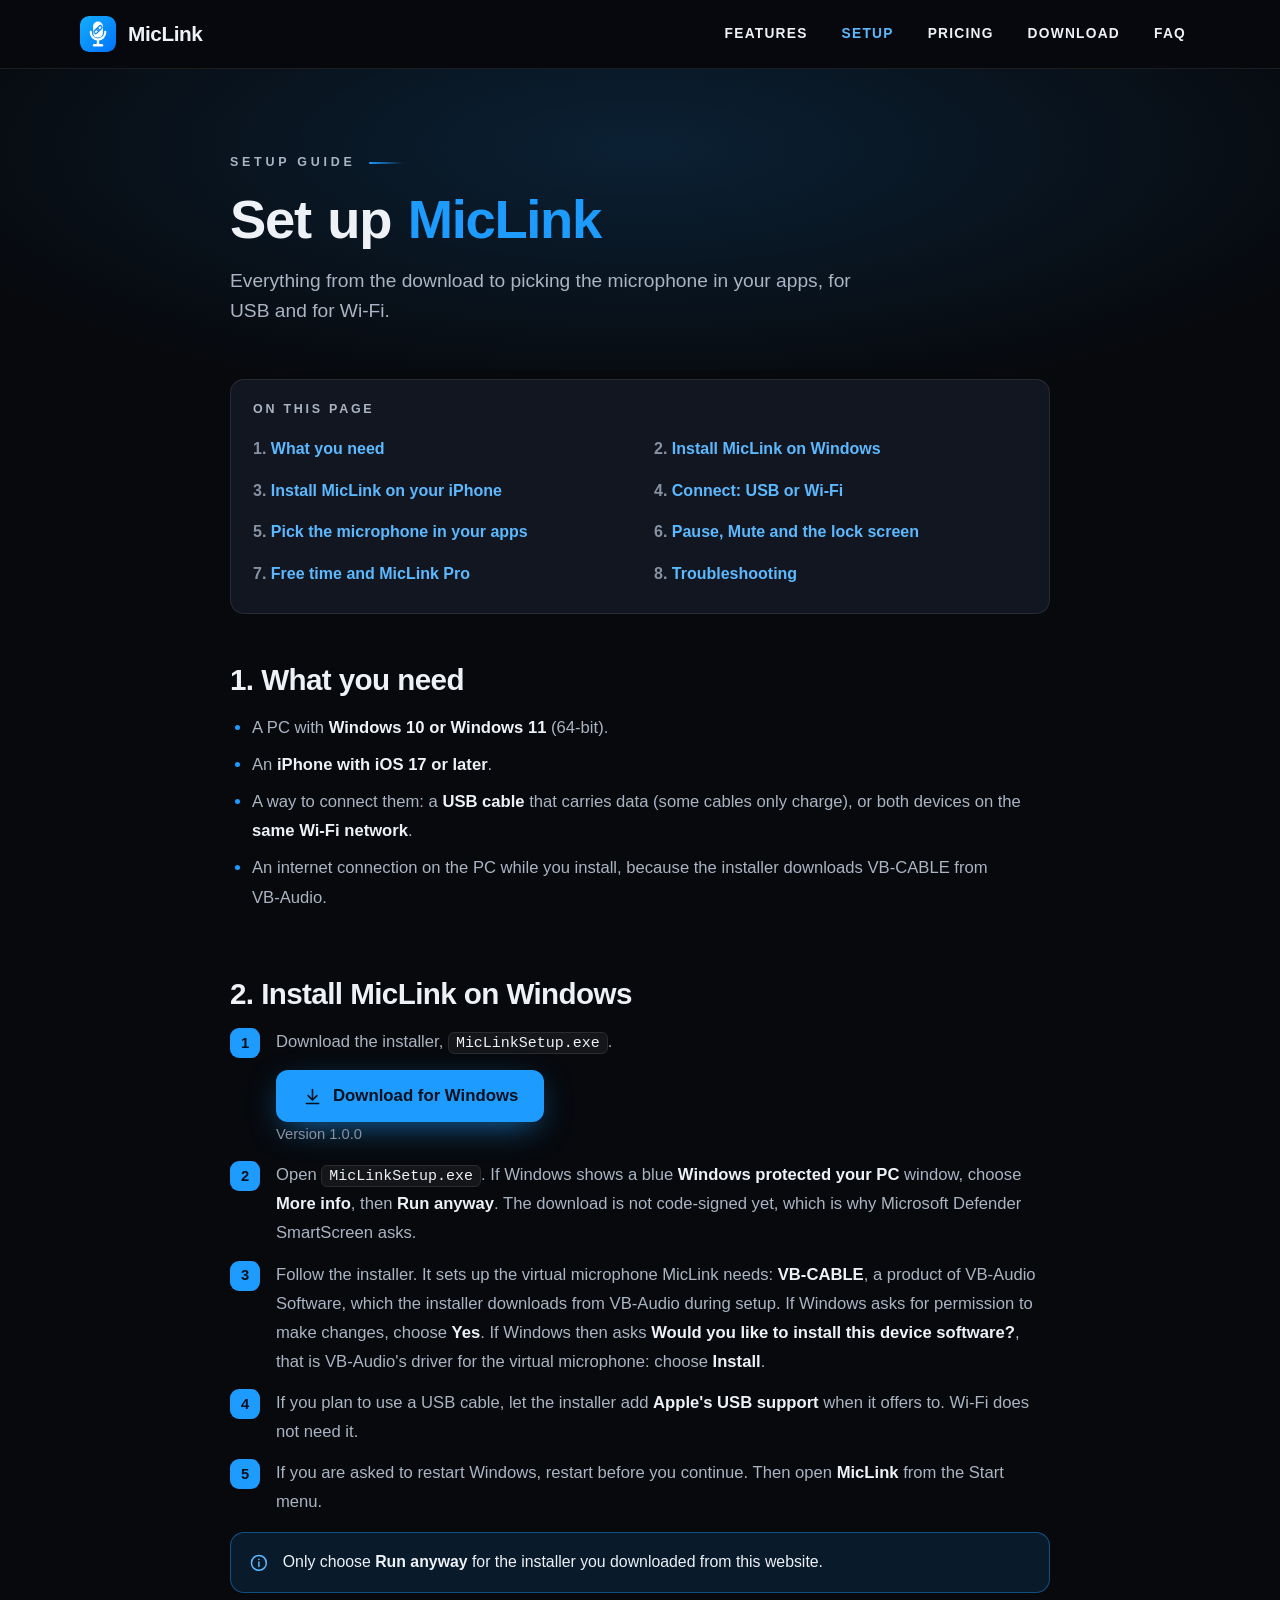
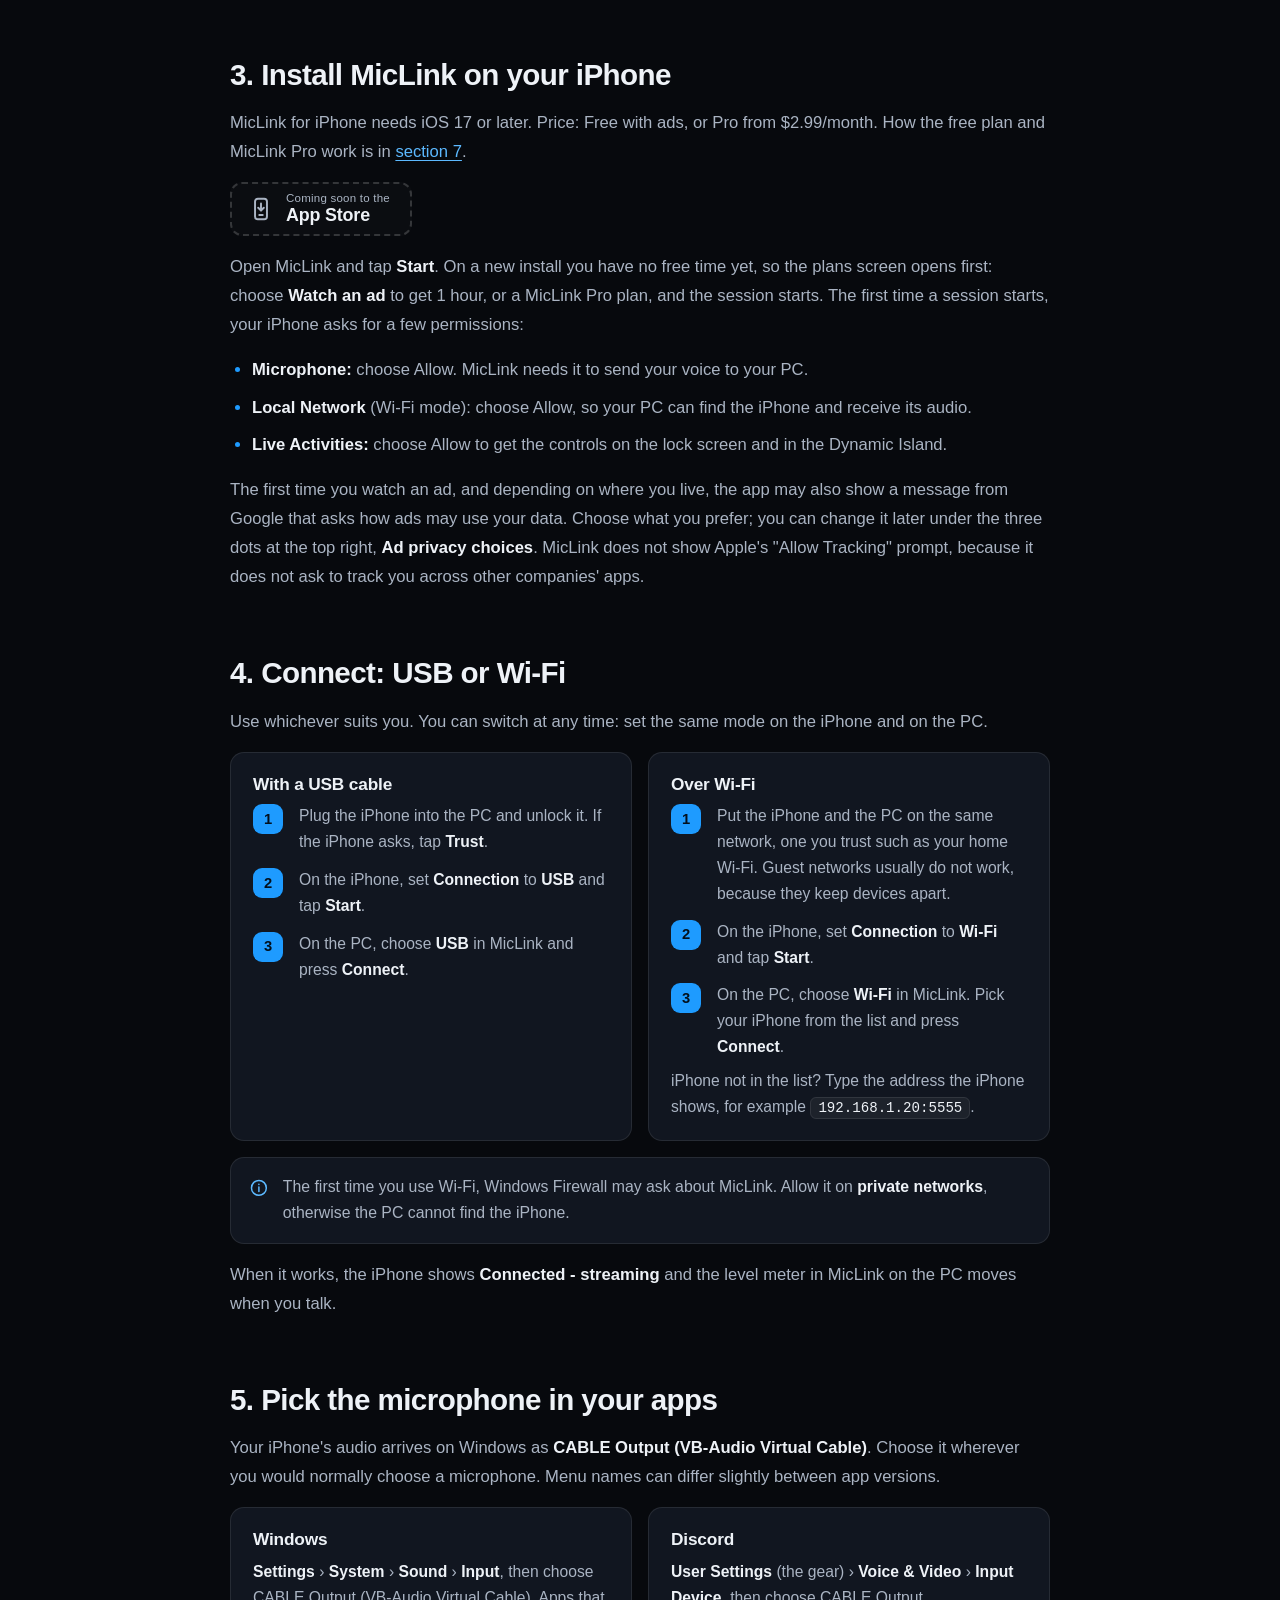
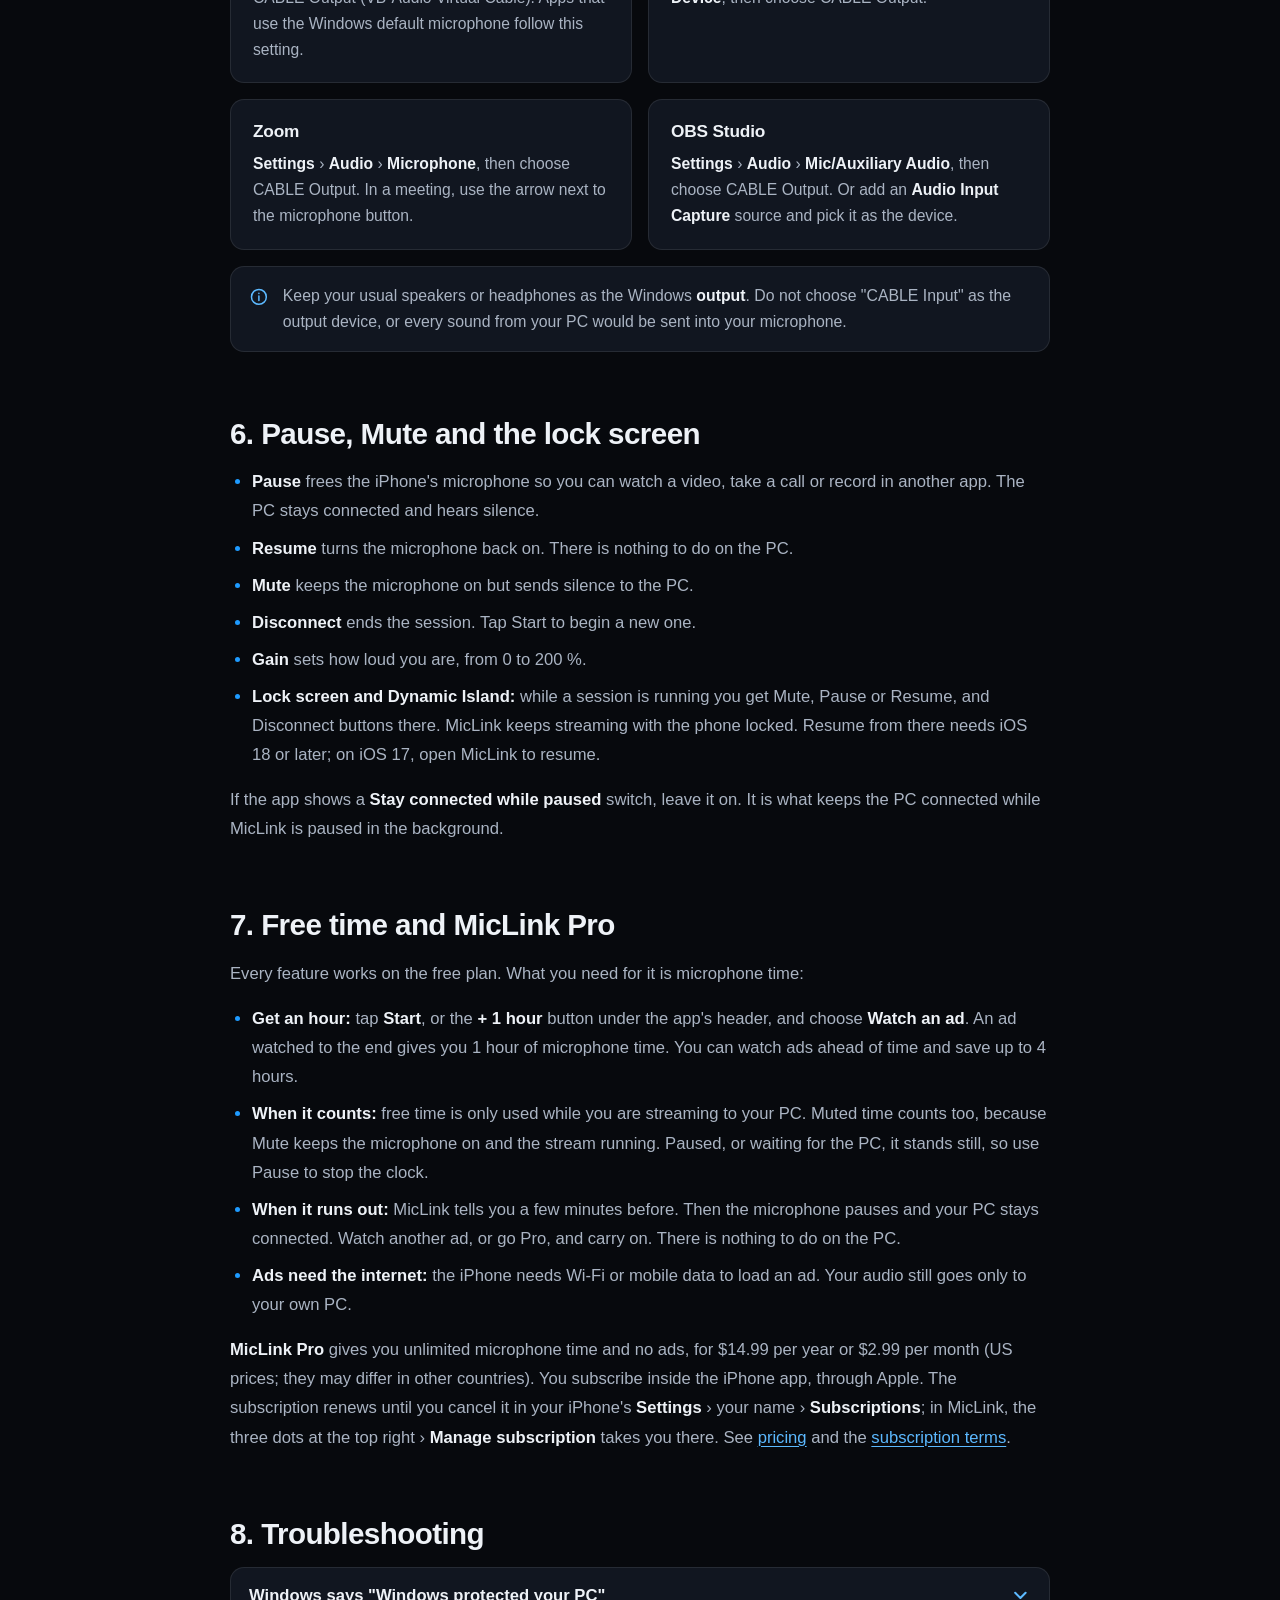
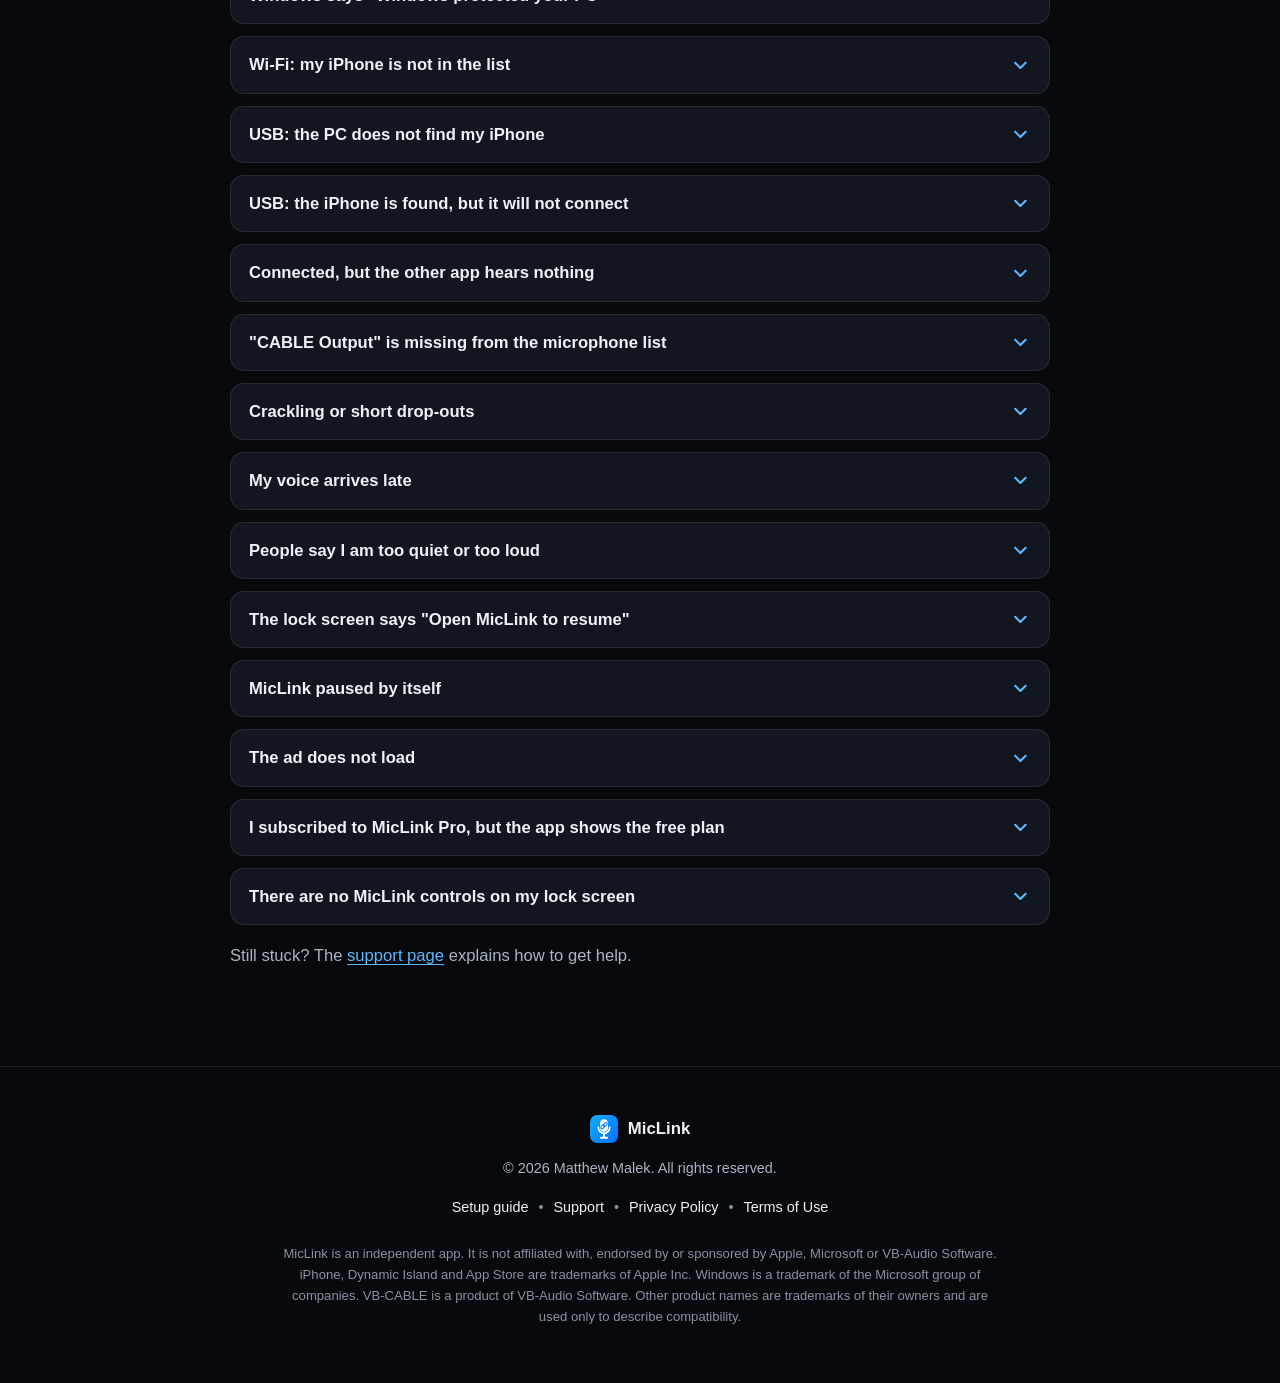
<file: setup.html>
<!DOCTYPE html>
<html lang="en" class="no-js">
<head>
<meta charset="utf-8">
<meta name="viewport" content="width=device-width, initial-scale=1">
<title>Setup guide | MicLink</title>
<meta name="description" content="Step-by-step setup for MicLink: install on Windows, connect your iPhone over USB or Wi-Fi, and pick the microphone in Discord, Zoom, OBS and Windows.">
<meta name="theme-color" content="#07090d">
<meta name="color-scheme" content="dark">
<meta name="format-detection" content="telephone=no">
<link rel="canonical" href="https://mattnq1.github.io/miclink/setup.html">
<link rel="icon" href="favicon.ico" sizes="48x48">
<link rel="icon" href="assets/img/favicon-32.png" type="image/png" sizes="32x32">
<link rel="icon" href="assets/img/logo-icon.svg" type="image/svg+xml">
<link rel="apple-touch-icon" href="assets/img/apple-touch-icon.png">
<link rel="manifest" href="site.webmanifest">
<meta property="og:type" content="website">
<meta property="og:site_name" content="MicLink">
<meta property="og:title" content="Setup guide | MicLink">
<meta property="og:description" content="Step-by-step setup for MicLink: install on Windows, connect your iPhone over USB or Wi-Fi, and pick the microphone in Discord, Zoom, OBS and Windows.">
<meta property="og:url" content="https://mattnq1.github.io/miclink/setup.html">
<meta property="og:image" content="https://mattnq1.github.io/miclink/assets/img/og-image.png">
<meta property="og:image:width" content="1200">
<meta property="og:image:height" content="630">
<meta property="og:image:alt" content="MicLink: your iPhone is now your PC microphone. Two iPhone screens show the app streaming and paused.">
<meta name="twitter:card" content="summary_large_image">
<meta name="twitter:title" content="Setup guide | MicLink">
<meta name="twitter:description" content="Step-by-step setup for MicLink: install on Windows, connect your iPhone over USB or Wi-Fi, and pick the microphone in Discord, Zoom, OBS and Windows.">
<meta name="twitter:image" content="https://mattnq1.github.io/miclink/assets/img/og-image.png">
<link rel="stylesheet" href="assets/site.css">
<script>document.documentElement.className = "js";</script>
<script src="assets/config.js" defer></script>
<script src="assets/qr.js" defer></script>
<script src="assets/site.js" defer></script>
</head>
<body>
<svg class="sprite" width="0" height="0" aria-hidden="true" focusable="false">
  <symbol id="i-download" viewBox="0 0 24 24"><path d="M12 4v11"/><path d="m7 11 5 5 5-5"/><path d="M5 20h14"/></symbol>
  <symbol id="i-pause" viewBox="0 0 24 24"><rect x="6.2" y="5" width="3.8" height="14" rx="1.2"/><rect x="14" y="5" width="3.8" height="14" rx="1.2"/></symbol>
  <symbol id="i-wifi" viewBox="0 0 24 24"><path d="M3.5 9.6a12.4 12.4 0 0 1 17 0"/><path d="M7 13.1a7.4 7.4 0 0 1 10 0"/><circle cx="12" cy="17.2" r="1.2"/></symbol>
  <symbol id="i-lock" viewBox="0 0 24 24"><rect x="5.5" y="10.5" width="13" height="9.5" rx="2.2"/><path d="M8.5 10.5V8a3.5 3.5 0 0 1 7 0v2.5"/></symbol>
  <symbol id="i-shield" viewBox="0 0 24 24"><path d="M12 3.5 5 6.2v5.3c0 4.3 2.9 7.6 7 9 4.1-1.4 7-4.7 7-9V6.2z"/><path d="m9.2 12 2 2 3.6-3.8"/></symbol>
  <symbol id="i-mic" viewBox="0 0 24 24"><rect x="9" y="3.5" width="6" height="10.5" rx="3"/><path d="M6 11.5a6 6 0 0 0 12 0"/><path d="M12 17.5V21"/><path d="M9 21h6"/></symbol>
  <symbol id="i-check" viewBox="0 0 24 24"><path d="m5 12.5 4.5 4.5L19 7.5"/></symbol>
  <symbol id="i-chevron" viewBox="0 0 24 24"><path d="m6 9 6 6 6-6"/></symbol>
  <symbol id="i-arrow" viewBox="0 0 24 24"><path d="M5 12h14"/><path d="m13 6 6 6-6 6"/></symbol>
  <symbol id="i-phone" viewBox="0 0 24 24"><rect x="7" y="2.5" width="10" height="19" rx="2.6"/><path d="M11 18.3h2"/></symbol>
  <symbol id="i-store" viewBox="0 0 24 24"><rect x="6.5" y="2.5" width="11" height="19" rx="2.6"/><path d="M12 7v6.2"/><path d="m9.4 10.8 2.6 2.6 2.6-2.6"/><path d="M10.4 17.6h3.2"/></symbol>
  <symbol id="i-sliders" viewBox="0 0 24 24"><path d="M4 7h10"/><path d="M18 7h2"/><circle cx="16" cy="7" r="2"/><path d="M4 17h2"/><path d="M10 17h10"/><circle cx="8" cy="17" r="2"/></symbol>
  <symbol id="i-menu" viewBox="0 0 24 24"><path d="M4 7h16"/><path d="M4 12h16"/><path d="M4 17h16"/></symbol>
  <symbol id="i-close" viewBox="0 0 24 24"><path d="m6 6 12 12"/><path d="M18 6 6 18"/></symbol>
  <symbol id="i-info" viewBox="0 0 24 24"><circle cx="12" cy="12" r="9"/><path d="M12 11v5.5"/><path d="M12 7.6v.2"/></symbol>
</svg>
<a class="skip-link" href="#main">Skip to content</a>
<header class="site-header" id="top">
  <div class="wrap site-header__inner">
    <a class="brand" href="index.html" aria-label="MicLink home">
      <img src="assets/img/logo-icon.svg" alt="" width="36" height="36">
      <span>MicLink</span>
    </a>
    <button class="nav-toggle" type="button" aria-expanded="false" aria-controls="site-nav" aria-label="Open menu">
      <svg class="icon icon--menu" viewBox="0 0 24 24" aria-hidden="true" focusable="false"><use href="#i-menu"/></svg>
      <svg class="icon icon--close" viewBox="0 0 24 24" aria-hidden="true" focusable="false"><use href="#i-close"/></svg>
    </button>
    <nav class="site-nav" id="site-nav" aria-label="Main">
      <ul>
          <li><a href="index.html#features">Features</a></li>
          <li><a href="setup.html" aria-current="page">Setup</a></li>
          <li><a href="index.html#pricing">Pricing</a></li>
          <li><a href="index.html#download">Download</a></li>
          <li><a href="index.html#faq">FAQ</a></li>
      </ul>
    </nav>
  </div>
</header>
<main id="main">

  <div class="page-head">
    <div class="wrap wrap--narrow">
      <p class="eyebrow">Setup guide</p>
      <h1>Set up <span class="accent">MicLink</span></h1>
      <p class="page-head__lead">Everything from the download to picking the microphone in your apps, for USB and for <span class="nb">Wi-Fi</span>.</p>
    </div>
  </div>

  <div class="page-body">
    <div class="wrap wrap--narrow">

      <nav class="toc" aria-labelledby="toc-title">
        <h2 id="toc-title">On this page</h2>
        <ol>
          <li><a href="#what-you-need">What you need</a></li>
          <li><a href="#install-windows">Install MicLink on Windows</a></li>
          <li><a href="#install-iphone">Install MicLink on your iPhone</a></li>
          <li><a href="#connect">Connect: USB or <span class="nb">Wi-Fi</span></a></li>
          <li><a href="#pick-mic">Pick the microphone in your apps</a></li>
          <li><a href="#controls">Pause, Mute and the lock screen</a></li>
          <li><a href="#plans">Free time and MicLink Pro</a></li>
          <li><a href="#troubleshooting">Troubleshooting</a></li>
        </ol>
      </nav>

      <div class="prose">

        <h2 id="what-you-need">1. What you need</h2>
        <ul>
          <li>A PC with <strong>Windows 10 or Windows 11</strong> (64-bit).</li>
          <li>An <strong>iPhone with iOS 17 or later</strong>.</li>
          <li>A way to connect them: a <strong>USB cable</strong> that carries data (some cables only charge), or both devices on the <strong>same <span class="nb">Wi-Fi</span> network</strong>.</li>
          <li>An internet connection on the PC while you install, because the installer downloads <span class="nb">VB-CABLE</span> from <span class="nb">VB-Audio</span>.</li>
        </ul>

        <h2 id="install-windows">2. Install MicLink on Windows</h2>
        <ol class="numbered">
          <li>Download the installer, <code>MicLinkSetup.exe</code>.
            <p class="btn-row"><a class="btn btn--primary" href="https://github.com/MattNQ1/miclink/releases/latest/download/MicLinkSetup.exe" data-win-download><svg class="icon" viewBox="0 0 24 24" aria-hidden="true" focusable="false"><use href="#i-download"/></svg><span>Download for Windows</span></a></p>
            <p class="page-updated" data-version hidden></p>
          </li>
          <li>Open <code>MicLinkSetup.exe</code>. If Windows shows a blue <span class="ui">Windows protected your PC</span> window, choose <span class="ui">More info</span>, then <span class="ui">Run anyway</span>. The download is not code-signed yet, which is why Microsoft Defender SmartScreen asks.</li>
          <li>Follow the installer. It sets up the virtual microphone MicLink needs: <strong><span class="nb">VB-CABLE</span></strong>, a product of <span class="nb">VB-Audio</span> Software, which the installer downloads from <span class="nb">VB-Audio</span> during setup. If Windows asks for permission to make changes, choose <span class="ui">Yes</span>. If Windows then asks <span class="ui">Would you like to install this device software?</span>, that is <span class="nb">VB-Audio</span>'s driver for the virtual microphone: choose <span class="ui">Install</span>.</li>
          <li>If you plan to use a USB cable, let the installer add <strong>Apple's USB support</strong> when it offers to. <span class="nb">Wi-Fi</span> does not need it.</li>
          <li>If you are asked to restart Windows, restart before you continue. Then open <strong>MicLink</strong> from the Start menu.</li>
        </ol>
        <div class="note">
          <svg class="icon" viewBox="0 0 24 24" aria-hidden="true" focusable="false"><use href="#i-info"/></svg>
          <p>Only choose <span class="ui">Run anyway</span> for the installer you downloaded from this website.</p>
        </div>

        <h2 id="install-iphone">3. Install MicLink on your iPhone</h2>
        <p>MicLink for iPhone needs iOS 17 or later.<span data-price=" Price: " data-price-end="."> Price: Free with ads, or Pro from $2.99/month.</span> How the free plan and MicLink Pro work is in <a href="#plans">section 7</a>.</p>
        <p><span class="store-btn" data-appstore-button><svg class="icon" viewBox="0 0 24 24" aria-hidden="true" focusable="false"><use href="#i-store"/></svg><span class="store-btn__text"><span class="store-btn__small">Coming soon to the</span> <span class="store-btn__big">App Store</span></span></span></p>
        <p>Open MicLink and tap <span class="ui">Start</span>. On a new install you have no free time yet, so the plans screen opens first: choose <span class="ui">Watch an ad</span> to get 1 hour, or a MicLink Pro plan, and the session starts. The first time a session starts, your iPhone asks for a few permissions:</p>
        <ul>
          <li><strong>Microphone:</strong> choose Allow. MicLink needs it to send your voice to your PC.</li>
          <li><strong>Local Network</strong> (<span class="nb">Wi-Fi</span> mode): choose Allow, so your PC can find the iPhone and receive its audio.</li>
          <li><strong>Live Activities:</strong> choose Allow to get the controls on the lock screen and in the Dynamic Island.</li>
        </ul>
        <p>The first time you watch an ad, and depending on where you live, the app may also show a message from Google that asks how ads may use your data. Choose what you prefer; you can change it later under the three dots at the top right, <span class="ui">Ad privacy choices</span>. MicLink does not show Apple's "Allow Tracking" prompt, because it does not ask to track you across other companies' apps.</p>

        <h2 id="connect">4. Connect: USB or <span class="nb">Wi-Fi</span></h2>
        <p>Use whichever suits you. You can switch at any time: set the same mode on the iPhone and on the PC.</p>
        <div class="tiles">
          <div class="tile">
            <h3 id="connect-usb">With a USB cable</h3>
            <ol class="numbered">
              <li>Plug the iPhone into the PC and unlock it. If the iPhone asks, tap <span class="ui">Trust</span>.</li>
              <li>On the iPhone, set <span class="ui">Connection</span> to <span class="ui">USB</span> and tap <span class="ui">Start</span>.</li>
              <li>On the PC, choose <span class="ui">USB</span> in MicLink and press <span class="ui">Connect</span>.</li>
            </ol>
          </div>
          <div class="tile">
            <h3 id="connect-wifi">Over <span class="nb">Wi-Fi</span></h3>
            <ol class="numbered">
              <li>Put the iPhone and the PC on the same network, one you trust such as your home <span class="nb">Wi-Fi</span>. Guest networks usually do not work, because they keep devices apart.</li>
              <li>On the iPhone, set <span class="ui">Connection</span> to <span class="ui"><span class="nb">Wi-Fi</span></span> and tap <span class="ui">Start</span>.</li>
              <li>On the PC, choose <span class="ui"><span class="nb">Wi-Fi</span></span> in MicLink. Pick your iPhone from the list and press <span class="ui">Connect</span>.</li>
            </ol>
            <p>iPhone not in the list? Type the address the iPhone shows, for example <code>192.168.1.20:5555</code>.</p>
          </div>
        </div>
        <div class="note note--plain">
          <svg class="icon" viewBox="0 0 24 24" aria-hidden="true" focusable="false"><use href="#i-info"/></svg>
          <p>The first time you use <span class="nb">Wi-Fi</span>, Windows Firewall may ask about MicLink. Allow it on <strong>private networks</strong>, otherwise the PC cannot find the iPhone.</p>
        </div>
        <p>When it works, the iPhone shows <span class="ui">Connected - streaming</span> and the level meter in MicLink on the PC moves when you talk.</p>

        <h2 id="pick-mic">5. Pick the microphone in your apps</h2>
        <p>Your iPhone's audio arrives on Windows as <strong>CABLE Output (<span class="nb">VB-Audio</span> Virtual Cable)</strong>. Choose it wherever you would normally choose a microphone. Menu names can differ slightly between app versions.</p>
        <div class="tiles">
          <div class="tile">
            <h3>Windows</h3>
            <p><span class="ui">Settings</span> &rsaquo; <span class="ui">System</span> &rsaquo; <span class="ui">Sound</span> &rsaquo; <span class="ui">Input</span>, then choose CABLE Output (<span class="nb">VB-Audio</span> Virtual Cable). Apps that use the Windows default microphone follow this setting.</p>
          </div>
          <div class="tile">
            <h3>Discord</h3>
            <p><span class="ui">User Settings</span> (the gear) &rsaquo; <span class="ui">Voice &amp; Video</span> &rsaquo; <span class="ui">Input Device</span>, then choose CABLE Output.</p>
          </div>
          <div class="tile">
            <h3>Zoom</h3>
            <p><span class="ui">Settings</span> &rsaquo; <span class="ui">Audio</span> &rsaquo; <span class="ui">Microphone</span>, then choose CABLE Output. In a meeting, use the arrow next to the microphone button.</p>
          </div>
          <div class="tile">
            <h3>OBS Studio</h3>
            <p><span class="ui">Settings</span> &rsaquo; <span class="ui">Audio</span> &rsaquo; <span class="ui">Mic/Auxiliary Audio</span>, then choose CABLE Output. Or add an <span class="ui">Audio Input Capture</span> source and pick it as the device.</p>
          </div>
        </div>
        <div class="note note--plain">
          <svg class="icon" viewBox="0 0 24 24" aria-hidden="true" focusable="false"><use href="#i-info"/></svg>
          <p>Keep your usual speakers or headphones as the Windows <strong>output</strong>. Do not choose "CABLE Input" as the output device, or every sound from your PC would be sent into your microphone.</p>
        </div>

        <h2 id="controls">6. Pause, Mute and the lock screen</h2>
        <ul>
          <li><strong>Pause</strong> frees the iPhone's microphone so you can watch a video, take a call or record in another app. The PC stays connected and hears silence.</li>
          <li><strong>Resume</strong> turns the microphone back on. There is nothing to do on the PC.</li>
          <li><strong>Mute</strong> keeps the microphone on but sends silence to the PC.</li>
          <li><strong>Disconnect</strong> ends the session. Tap Start to begin a new one.</li>
          <li><strong>Gain</strong> sets how loud you are, from 0 to 200&nbsp;%.</li>
          <li><strong>Lock screen and Dynamic Island:</strong> while a session is running you get Mute, Pause or Resume, and Disconnect buttons there. MicLink keeps streaming with the phone locked. Resume from there needs iOS 18 or later; on iOS 17, open MicLink to resume.</li>
        </ul>
        <p>If the app shows a <span class="ui">Stay connected while paused</span> switch, leave it on. It is what keeps the PC connected while MicLink is paused in the background.</p>

        <h2 id="plans">7. Free time and MicLink Pro</h2>
        <p>Every feature works on the free plan. What you need for it is microphone time:</p>
        <ul>
          <li><strong>Get an hour:</strong> tap <span class="ui">Start</span>, or the <span class="ui">+ 1 hour</span> button under the app's header, and choose <span class="ui">Watch an ad</span>. An ad watched to the end gives you 1 hour of microphone time. You can watch ads ahead of time and save up to 4 hours.</li>
          <li><strong>When it counts:</strong> free time is only used while you are streaming to your PC. Muted time counts too, because Mute keeps the microphone on and the stream running. Paused, or waiting for the PC, it stands still, so use Pause to stop the clock.</li>
          <li><strong>When it runs out:</strong> MicLink tells you a few minutes before. Then the microphone pauses and your PC stays connected. Watch another ad, or go Pro, and carry on. There is nothing to do on the PC.</li>
          <li><strong>Ads need the internet:</strong> the iPhone needs <span class="nb">Wi-Fi</span> or mobile data to load an ad. Your audio still goes only to your own PC.</li>
        </ul>
        <p><strong>MicLink Pro</strong> gives you unlimited microphone time and no ads, for $14.99 per year or $2.99 per month (US prices; they may differ in other countries). You subscribe inside the iPhone app, through Apple. The subscription renews until you cancel it in your iPhone's <span class="ui">Settings</span> &rsaquo; your name &rsaquo; <span class="ui">Subscriptions</span>; in MicLink, the three dots at the top right &rsaquo; <span class="ui">Manage subscription</span> takes you there. See <a href="index.html#pricing">pricing</a> and the <a href="terms.html#subscriptions">subscription terms</a>.</p>

        <h2 id="troubleshooting">8. Troubleshooting</h2>
        <div class="trouble">
          <details id="fix-smartscreen">
            <summary><span>Windows says "Windows protected your PC"</span><svg class="icon" viewBox="0 0 24 24" aria-hidden="true" focusable="false"><use href="#i-chevron"/></svg></summary>
            <div class="trouble__body">
              <p>The installer is not code-signed yet, so Microsoft Defender SmartScreen may stop it the first time. Choose <span class="ui">More info</span>, then <span class="ui">Run anyway</span>. Only do this for the installer you downloaded from this website.</p>
            </div>
          </details>
          <details id="fix-wifi-list">
            <summary><span><span class="nb">Wi-Fi</span>: my iPhone is not in the list</span><svg class="icon" viewBox="0 0 24 24" aria-hidden="true" focusable="false"><use href="#i-chevron"/></svg></summary>
            <div class="trouble__body">
              <ul>
                <li>Check that both devices are on the same network, and that it is not a guest network.</li>
                <li>On the iPhone, MicLink must be open, set to <span class="nb">Wi-Fi</span>, with Start pressed.</li>
                <li>On the iPhone, check <span class="ui">Settings</span> &rsaquo; <span class="ui">Privacy &amp; Security</span> &rsaquo; <span class="ui">Local Network</span> and make sure MicLink is switched on.</li>
                <li>On the PC, allow MicLink through Windows Firewall on private networks.</li>
                <li>Or skip the list: type the address the iPhone shows into MicLink on the PC.</li>
              </ul>
            </div>
          </details>
          <details id="fix-usb-detect">
            <summary><span>USB: the PC does not find my iPhone</span><svg class="icon" viewBox="0 0 24 24" aria-hidden="true" focusable="false"><use href="#i-chevron"/></svg></summary>
            <div class="trouble__body">
              <ul>
                <li>Use a cable that carries data. Some cables only charge.</li>
                <li>Unlock the iPhone and tap <span class="ui">Trust</span> if it asks.</li>
                <li>Cable mode needs Apple's USB support on the PC. Run the MicLink installer again and let it add it, or install Apple's <span class="ui">Apple Devices</span> app from the Microsoft Store. Then unplug the iPhone and plug it back in.</li>
              </ul>
            </div>
          </details>
          <details id="fix-usb-listening">
            <summary><span>USB: the iPhone is found, but it will not connect</span><svg class="icon" viewBox="0 0 24 24" aria-hidden="true" focusable="false"><use href="#i-chevron"/></svg></summary>
            <div class="trouble__body">
              <p>Open MicLink on the iPhone, set <span class="ui">Connection</span> to <span class="ui">USB</span> and tap <span class="ui">Start</span>. Then press <span class="ui">Connect</span> on the PC again.</p>
            </div>
          </details>
          <details id="fix-no-sound">
            <summary><span>Connected, but the other app hears nothing</span><svg class="icon" viewBox="0 0 24 24" aria-hidden="true" focusable="false"><use href="#i-chevron"/></svg></summary>
            <div class="trouble__body">
              <ul>
                <li>In the other app, the microphone must be <strong>CABLE Output (<span class="nb">VB-Audio</span> Virtual Cable)</strong>.</li>
                <li>In MicLink on the PC, the output device must be <strong>CABLE Input</strong>.</li>
                <li>Make sure you are not muted or paused on the iPhone, and that <span class="ui">Mute PC</span> is off on the PC.</li>
                <li>The level meter in MicLink on the PC should move when you talk. If it does, the audio is arriving and the setting to fix is in the other app.</li>
              </ul>
            </div>
          </details>
          <details id="fix-no-cable">
            <summary><span>"CABLE Output" is missing from the microphone list</span><svg class="icon" viewBox="0 0 24 24" aria-hidden="true" focusable="false"><use href="#i-chevron"/></svg></summary>
            <div class="trouble__body">
              <p><span class="nb">VB-CABLE</span> is not installed or Windows has not loaded it yet. Restart the PC. If it is still missing, run the MicLink installer again while connected to the internet. When Windows asks <span class="ui">Would you like to install this device software?</span> for <span class="nb">VB-Audio</span>'s driver, choose <span class="ui">Install</span>: without it there is no CABLE Output. Then press <span class="ui">Rescan</span> in MicLink.</p>
            </div>
          </details>
          <details id="fix-crackle">
            <summary><span>Crackling or short drop-outs</span><svg class="icon" viewBox="0 0 24 24" aria-hidden="true" focusable="false"><use href="#i-chevron"/></svg></summary>
            <div class="trouble__body">
              <p>Raise the <span class="ui">Jitter buffer</span> in MicLink on the PC. On <span class="nb">Wi-Fi</span>, move closer to the router, or switch to the USB cable.</p>
            </div>
          </details>
          <details id="fix-delay">
            <summary><span>My voice arrives late</span><svg class="icon" viewBox="0 0 24 24" aria-hidden="true" focusable="false"><use href="#i-chevron"/></svg></summary>
            <div class="trouble__body">
              <p>Lower the <span class="ui">Jitter buffer</span> in MicLink on the PC, and use the USB cable if you can.</p>
            </div>
          </details>
          <details id="fix-level">
            <summary><span>People say I am too quiet or too loud</span><svg class="icon" viewBox="0 0 24 24" aria-hidden="true" focusable="false"><use href="#i-chevron"/></svg></summary>
            <div class="trouble__body">
              <p>Move the <span class="ui">Gain</span> slider in the iPhone app. It goes from 0 to 200&nbsp;%.</p>
            </div>
          </details>
          <details id="fix-resume">
            <summary><span>The lock screen says "Open MicLink to resume"</span><svg class="icon" viewBox="0 0 24 24" aria-hidden="true" focusable="false"><use href="#i-chevron"/></svg></summary>
            <div class="trouble__body">
              <p>iOS did not let the microphone start from the lock screen. Open MicLink and tap <span class="ui">Resume</span> there. Your PC is still connected.</p>
              <p>On iOS 17 this is expected: resuming from the lock screen or the Dynamic Island needs iOS 18 or later.</p>
            </div>
          </details>
          <details id="fix-paused-itself">
            <summary><span>MicLink paused by itself</span><svg class="icon" viewBox="0 0 24 24" aria-hidden="true" focusable="false"><use href="#i-chevron"/></svg></summary>
            <div class="trouble__body">
              <p>On the free plan, the microphone pauses when your free time runs out, and the lock screen says <span class="ui">Free time used up</span>. Your PC is still connected. Open MicLink, tap <span class="ui">Add free time or get Pro</span>, watch an ad for another hour or go Pro, and carry on.</p>
              <p>A phone call or another app that takes the microphone also pauses MicLink. Tap <span class="ui">Resume</span> when you are done.</p>
            </div>
          </details>
          <details id="fix-no-ad">
            <summary><span>The ad does not load</span><svg class="icon" viewBox="0 0 24 24" aria-hidden="true" focusable="false"><use href="#i-chevron"/></svg></summary>
            <div class="trouble__body">
              <ul>
                <li>Ads need an internet connection on the iPhone. With a USB cable and no <span class="nb">Wi-Fi</span>, switch on mobile data.</li>
                <li>Wait a moment and try again. Sometimes no ad is available straight away.</li>
                <li>An ad blocker, a VPN or a private DNS service on the iPhone can stop ads from loading.</li>
              </ul>
            </div>
          </details>
          <details id="fix-restore">
            <summary><span>I subscribed to MicLink Pro, but the app shows the free plan</span><svg class="icon" viewBox="0 0 24 24" aria-hidden="true" focusable="false"><use href="#i-chevron"/></svg></summary>
            <div class="trouble__body">
              <p>Check that the iPhone is signed in to the Apple Account you subscribed with. Then tap the three dots at the top right of MicLink and choose <span class="ui">Restore Purchases</span>.</p>
            </div>
          </details>
          <details id="fix-live-activity">
            <summary><span>There are no MicLink controls on my lock screen</span><svg class="icon" viewBox="0 0 24 24" aria-hidden="true" focusable="false"><use href="#i-chevron"/></svg></summary>
            <div class="trouble__body">
              <p>On the iPhone, open <span class="ui">Settings</span>, find MicLink and switch on <span class="ui">Live Activities</span>. The controls appear while a session is running.</p>
            </div>
          </details>
        </div>

        <p>Still stuck? The <a href="support.html">support page</a> explains how to get help.</p>

      </div>
    </div>
  </div>

</main>

<footer class="site-footer">
  <div class="wrap">
    <a class="site-footer__brand" href="index.html">
      <img src="assets/img/logo-icon.svg" alt="" width="28" height="28">
      <span>MicLink</span>
    </a>
    <p>&copy; 2026 Matthew Malek. All rights reserved.</p>
    <ul class="site-footer__links">
      <li><a href="setup.html">Setup guide</a></li>
      <li><a href="support.html">Support</a></li>
      <li><a href="privacy.html">Privacy Policy</a></li>
      <li><a href="terms.html">Terms of Use</a></li>
    </ul>
    <p class="site-footer__legal">MicLink is an independent app. It is not affiliated with, endorsed by or sponsored by Apple, Microsoft or <span class="nb">VB-Audio</span> Software. iPhone, Dynamic Island and App Store are trademarks of Apple Inc. Windows is a trademark of the Microsoft group of companies. <span class="nb">VB-CABLE</span> is a product of <span class="nb">VB-Audio</span> Software. Other product names are trademarks of their owners and are used only to describe compatibility.</p>
  </div>
</footer>
</body>
</html>
</file>
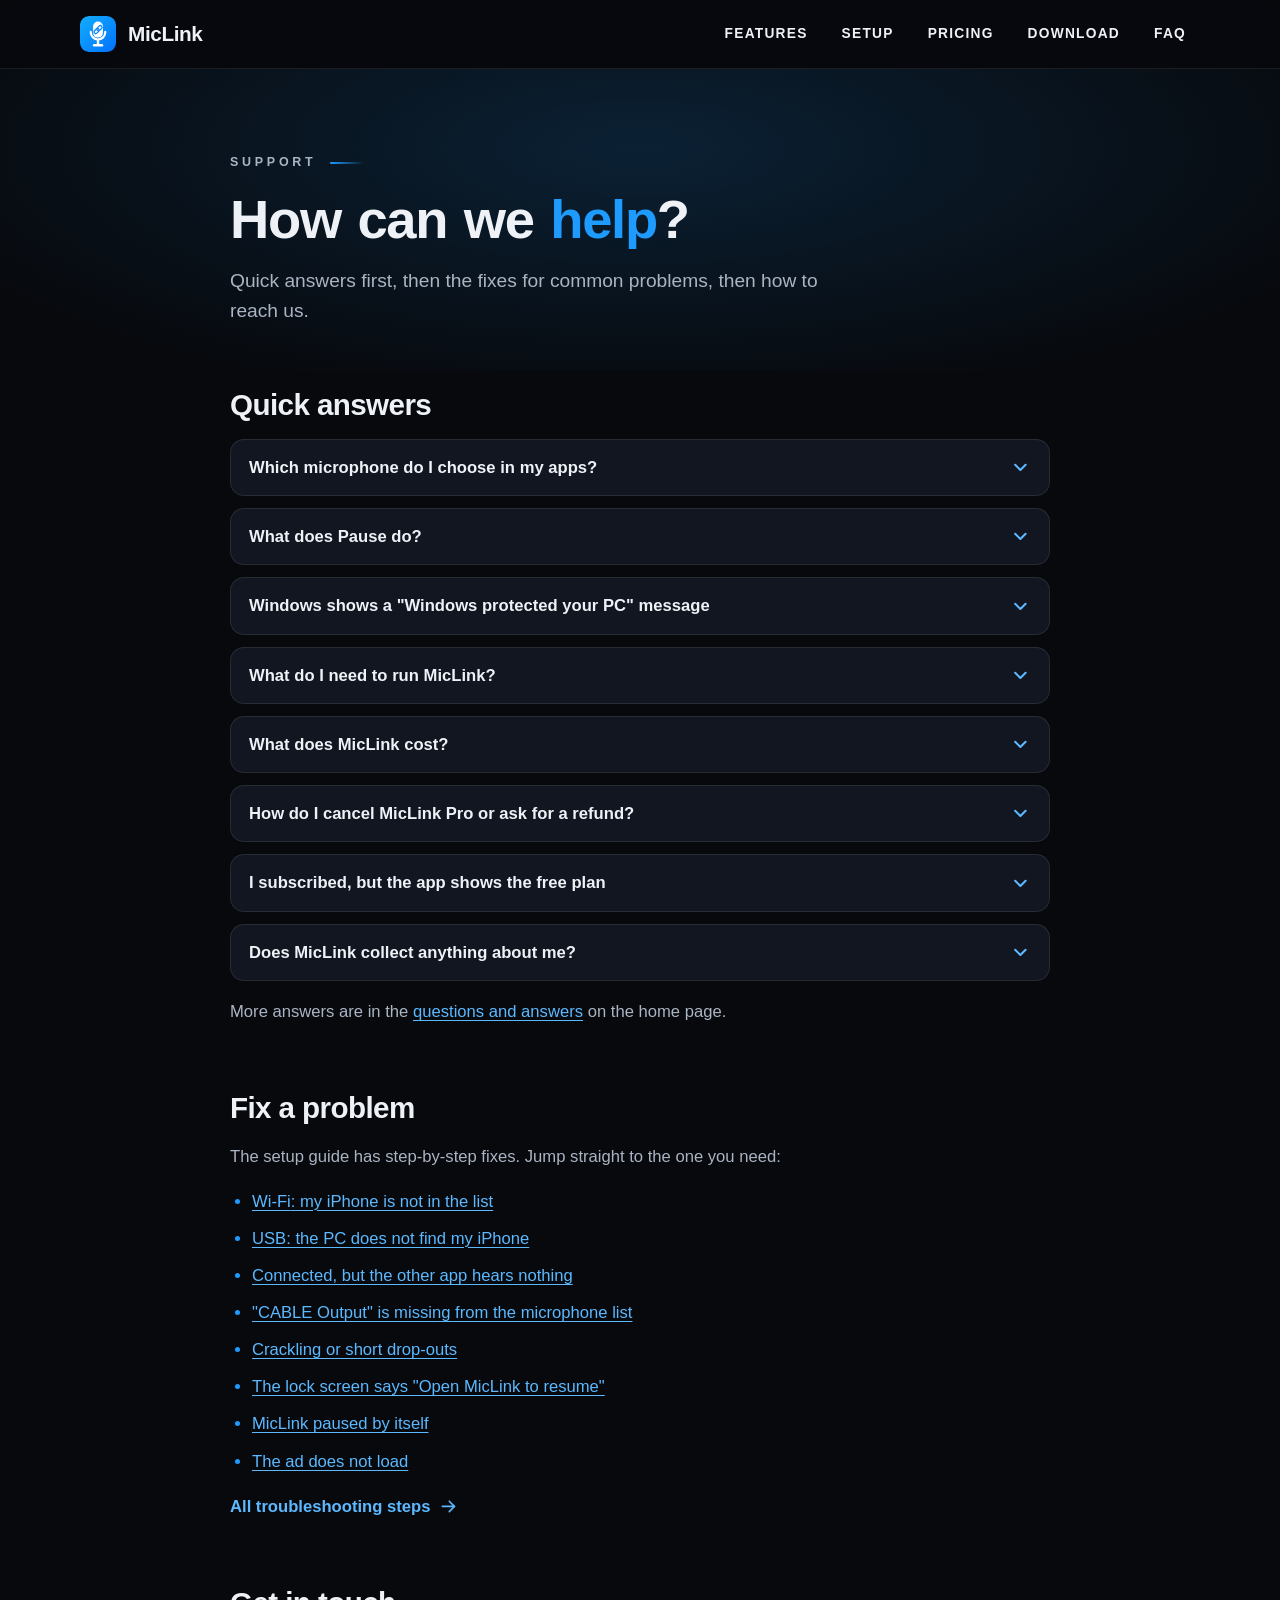
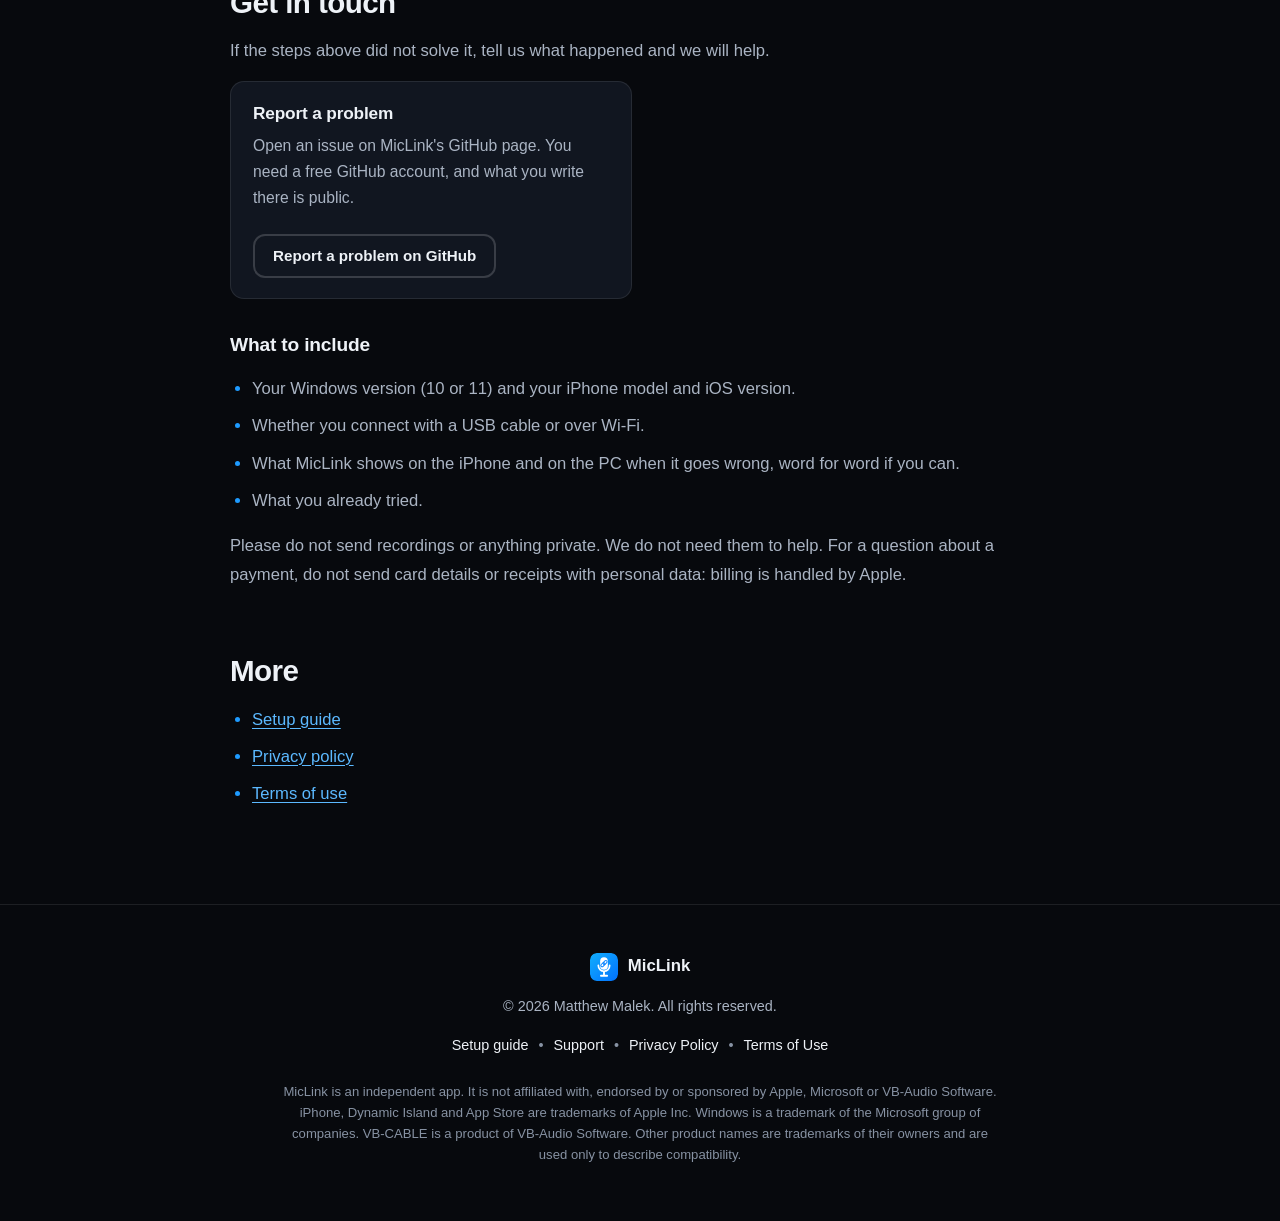
<file: support.html>
<!DOCTYPE html>
<html lang="en" class="no-js">
<head>
<meta charset="utf-8">
<meta name="viewport" content="width=device-width, initial-scale=1">
<title>Support | MicLink</title>
<meta name="description" content="Help for MicLink: quick answers, fixes for common problems and how to get in touch.">
<meta name="theme-color" content="#07090d">
<meta name="color-scheme" content="dark">
<meta name="format-detection" content="telephone=no">
<link rel="canonical" href="https://mattnq1.github.io/miclink/support.html">
<link rel="icon" href="favicon.ico" sizes="48x48">
<link rel="icon" href="assets/img/favicon-32.png" type="image/png" sizes="32x32">
<link rel="icon" href="assets/img/logo-icon.svg" type="image/svg+xml">
<link rel="apple-touch-icon" href="assets/img/apple-touch-icon.png">
<link rel="manifest" href="site.webmanifest">
<meta property="og:type" content="website">
<meta property="og:site_name" content="MicLink">
<meta property="og:title" content="Support | MicLink">
<meta property="og:description" content="Help for MicLink: quick answers, fixes for common problems and how to get in touch.">
<meta property="og:url" content="https://mattnq1.github.io/miclink/support.html">
<meta property="og:image" content="https://mattnq1.github.io/miclink/assets/img/og-image.png">
<meta property="og:image:width" content="1200">
<meta property="og:image:height" content="630">
<meta property="og:image:alt" content="MicLink: your iPhone is now your PC microphone. Two iPhone screens show the app streaming and paused.">
<meta name="twitter:card" content="summary_large_image">
<meta name="twitter:title" content="Support | MicLink">
<meta name="twitter:description" content="Help for MicLink: quick answers, fixes for common problems and how to get in touch.">
<meta name="twitter:image" content="https://mattnq1.github.io/miclink/assets/img/og-image.png">
<link rel="stylesheet" href="assets/site.css">
<script>document.documentElement.className = "js";</script>
<script src="assets/config.js" defer></script>
<script src="assets/qr.js" defer></script>
<script src="assets/site.js" defer></script>
</head>
<body>
<svg class="sprite" width="0" height="0" aria-hidden="true" focusable="false">
  <symbol id="i-download" viewBox="0 0 24 24"><path d="M12 4v11"/><path d="m7 11 5 5 5-5"/><path d="M5 20h14"/></symbol>
  <symbol id="i-pause" viewBox="0 0 24 24"><rect x="6.2" y="5" width="3.8" height="14" rx="1.2"/><rect x="14" y="5" width="3.8" height="14" rx="1.2"/></symbol>
  <symbol id="i-wifi" viewBox="0 0 24 24"><path d="M3.5 9.6a12.4 12.4 0 0 1 17 0"/><path d="M7 13.1a7.4 7.4 0 0 1 10 0"/><circle cx="12" cy="17.2" r="1.2"/></symbol>
  <symbol id="i-lock" viewBox="0 0 24 24"><rect x="5.5" y="10.5" width="13" height="9.5" rx="2.2"/><path d="M8.5 10.5V8a3.5 3.5 0 0 1 7 0v2.5"/></symbol>
  <symbol id="i-shield" viewBox="0 0 24 24"><path d="M12 3.5 5 6.2v5.3c0 4.3 2.9 7.6 7 9 4.1-1.4 7-4.7 7-9V6.2z"/><path d="m9.2 12 2 2 3.6-3.8"/></symbol>
  <symbol id="i-mic" viewBox="0 0 24 24"><rect x="9" y="3.5" width="6" height="10.5" rx="3"/><path d="M6 11.5a6 6 0 0 0 12 0"/><path d="M12 17.5V21"/><path d="M9 21h6"/></symbol>
  <symbol id="i-check" viewBox="0 0 24 24"><path d="m5 12.5 4.5 4.5L19 7.5"/></symbol>
  <symbol id="i-chevron" viewBox="0 0 24 24"><path d="m6 9 6 6 6-6"/></symbol>
  <symbol id="i-arrow" viewBox="0 0 24 24"><path d="M5 12h14"/><path d="m13 6 6 6-6 6"/></symbol>
  <symbol id="i-phone" viewBox="0 0 24 24"><rect x="7" y="2.5" width="10" height="19" rx="2.6"/><path d="M11 18.3h2"/></symbol>
  <symbol id="i-store" viewBox="0 0 24 24"><rect x="6.5" y="2.5" width="11" height="19" rx="2.6"/><path d="M12 7v6.2"/><path d="m9.4 10.8 2.6 2.6 2.6-2.6"/><path d="M10.4 17.6h3.2"/></symbol>
  <symbol id="i-sliders" viewBox="0 0 24 24"><path d="M4 7h10"/><path d="M18 7h2"/><circle cx="16" cy="7" r="2"/><path d="M4 17h2"/><path d="M10 17h10"/><circle cx="8" cy="17" r="2"/></symbol>
  <symbol id="i-menu" viewBox="0 0 24 24"><path d="M4 7h16"/><path d="M4 12h16"/><path d="M4 17h16"/></symbol>
  <symbol id="i-close" viewBox="0 0 24 24"><path d="m6 6 12 12"/><path d="M18 6 6 18"/></symbol>
  <symbol id="i-info" viewBox="0 0 24 24"><circle cx="12" cy="12" r="9"/><path d="M12 11v5.5"/><path d="M12 7.6v.2"/></symbol>
</svg>
<a class="skip-link" href="#main">Skip to content</a>
<header class="site-header" id="top">
  <div class="wrap site-header__inner">
    <a class="brand" href="index.html" aria-label="MicLink home">
      <img src="assets/img/logo-icon.svg" alt="" width="36" height="36">
      <span>MicLink</span>
    </a>
    <button class="nav-toggle" type="button" aria-expanded="false" aria-controls="site-nav" aria-label="Open menu">
      <svg class="icon icon--menu" viewBox="0 0 24 24" aria-hidden="true" focusable="false"><use href="#i-menu"/></svg>
      <svg class="icon icon--close" viewBox="0 0 24 24" aria-hidden="true" focusable="false"><use href="#i-close"/></svg>
    </button>
    <nav class="site-nav" id="site-nav" aria-label="Main">
      <ul>
          <li><a href="index.html#features">Features</a></li>
          <li><a href="setup.html">Setup</a></li>
          <li><a href="index.html#pricing">Pricing</a></li>
          <li><a href="index.html#download">Download</a></li>
          <li><a href="index.html#faq">FAQ</a></li>
      </ul>
    </nav>
  </div>
</header>
<main id="main">

  <div class="page-head">
    <div class="wrap wrap--narrow">
      <p class="eyebrow">Support</p>
      <h1>How can we <span class="accent">help</span>?</h1>
      <p class="page-head__lead">Quick answers first, then the fixes for common problems, then how to reach us.</p>
    </div>
  </div>

  <div class="page-body">
    <div class="wrap wrap--narrow">
      <div class="prose">

        <h2 id="quick-answers">Quick answers</h2>
        <div class="trouble">
          <details>
            <summary><span>Which microphone do I choose in my apps?</span><svg class="icon" viewBox="0 0 24 24" aria-hidden="true" focusable="false"><use href="#i-chevron"/></svg></summary>
            <div class="trouble__body">
              <p>Choose <strong>CABLE Output (<span class="nb">VB-Audio</span> Virtual Cable)</strong> in Discord, Zoom, OBS or the Windows sound settings. The <a href="setup.html#pick-mic">setup guide</a> shows where to find the setting in each app.</p>
            </div>
          </details>
          <details>
            <summary><span>What does Pause do?</span><svg class="icon" viewBox="0 0 24 24" aria-hidden="true" focusable="false"><use href="#i-chevron"/></svg></summary>
            <div class="trouble__body">
              <p>Pause frees your iPhone's microphone so you can watch a video, take a call or record in another app. Your PC stays connected and hears silence. Tap Resume to come back; there is nothing to do on the PC.</p>
            </div>
          </details>
          <details>
            <summary><span>Windows shows a "Windows protected your PC" message</span><svg class="icon" viewBox="0 0 24 24" aria-hidden="true" focusable="false"><use href="#i-chevron"/></svg></summary>
            <div class="trouble__body">
              <p>The Windows download is not code-signed yet, so Microsoft Defender SmartScreen may ask. Choose <span class="ui">More info</span>, then <span class="ui">Run anyway</span>. Only do this for the installer you downloaded from this website.</p>
            </div>
          </details>
          <details>
            <summary><span>What do I need to run MicLink?</span><svg class="icon" viewBox="0 0 24 24" aria-hidden="true" focusable="false"><use href="#i-chevron"/></svg></summary>
            <div class="trouble__body">
              <p>A PC with Windows 10 or 11 (64-bit), an iPhone with iOS 17 or later, and either a USB cable or both devices on the same <span class="nb">Wi-Fi</span> network.</p>
            </div>
          </details>
          <details>
            <summary><span>What does MicLink cost?</span><svg class="icon" viewBox="0 0 24 24" aria-hidden="true" focusable="false"><use href="#i-chevron"/></svg></summary>
            <div class="trouble__body">
              <p>MicLink for Windows is free. MicLink for iPhone is free to download: watch a short video ad to get 1 hour of microphone time, as often as you like. MicLink Pro removes the ads and the time limit for $14.99 per year or $2.99 per month (US prices; they may differ in other countries). See <a href="index.html#pricing">pricing</a>.</p>
            </div>
          </details>
          <details>
            <summary><span>How do I cancel MicLink Pro or ask for a refund?</span><svg class="icon" viewBox="0 0 24 24" aria-hidden="true" focusable="false"><use href="#i-chevron"/></svg></summary>
            <div class="trouble__body">
              <p>On your iPhone, open <span class="ui">Settings</span>, tap your name, then <span class="ui">Subscriptions</span>, choose MicLink and tap <span class="ui">Cancel Subscription</span>. In MicLink, the three dots at the top right and then <span class="ui">Manage subscription</span> take you to the same page. You keep Pro until the end of the period you have paid for.</p>
              <p>Apple handles the billing, so we cannot see your payment or refund it ourselves. Ask Apple for a refund at <a href="https://reportaproblem.apple.com" rel="noopener">reportaproblem.apple.com</a>.</p>
            </div>
          </details>
          <details>
            <summary><span>I subscribed, but the app shows the free plan</span><svg class="icon" viewBox="0 0 24 24" aria-hidden="true" focusable="false"><use href="#i-chevron"/></svg></summary>
            <div class="trouble__body">
              <p>Check that the iPhone is signed in to the Apple Account you subscribed with. Then tap the three dots at the top right of MicLink and choose <span class="ui">Restore Purchases</span>.</p>
            </div>
          </details>
          <details>
            <summary><span>Does MicLink collect anything about me?</span><svg class="icon" viewBox="0 0 24 24" aria-hidden="true" focusable="false"><use href="#i-chevron"/></svg></summary>
            <div class="trouble__body">
              <p>Your audio goes only from your iPhone to your own PC and is never recorded, uploaded or used for ads. There is no account and no MicLink server.</p>
              <p>The free plan of the iPhone app shows ads from Google, and Google's ad software collects some device and usage information to show and measure them. MicLink Pro has no ads, and MicLink for Windows collects nothing. See the <a href="privacy.html">privacy policy</a>.</p>
            </div>
          </details>
        </div>
        <p>More answers are in the <a href="index.html#faq">questions and answers</a> on the home page.</p>

        <h2 id="fix">Fix a problem</h2>
        <p>The setup guide has step-by-step fixes. Jump straight to the one you need:</p>
        <ul>
          <li><a href="setup.html#fix-wifi-list"><span class="nb">Wi-Fi</span>: my iPhone is not in the list</a></li>
          <li><a href="setup.html#fix-usb-detect">USB: the PC does not find my iPhone</a></li>
          <li><a href="setup.html#fix-no-sound">Connected, but the other app hears nothing</a></li>
          <li><a href="setup.html#fix-no-cable">"CABLE Output" is missing from the microphone list</a></li>
          <li><a href="setup.html#fix-crackle">Crackling or short drop-outs</a></li>
          <li><a href="setup.html#fix-resume">The lock screen says "Open MicLink to resume"</a></li>
          <li><a href="setup.html#fix-paused-itself">MicLink paused by itself</a></li>
          <li><a href="setup.html#fix-no-ad">The ad does not load</a></li>
        </ul>
        <p><a class="text-link" href="setup.html#troubleshooting">All troubleshooting steps <svg class="icon" viewBox="0 0 24 24" aria-hidden="true" focusable="false"><use href="#i-arrow"/></svg></a></p>

        <h2 id="contact">Get in touch</h2>
        <div class="prose" data-contact>
          <p>If the steps above did not solve it, tell us what happened and we will help.</p>
          <div class="tiles">
            <div class="tile" data-support-email hidden>
              <h3>Email</h3>
              <p>Write to <span data-email-link></span>.</p>
            </div>
            <div class="tile" data-issues-block>
              <h3>Report a problem</h3>
              <p>Open an issue on MicLink's GitHub page. You need a free GitHub account, and what you write there is public.</p>
              <p><a class="btn btn--ghost btn--small" href="https://github.com/MattNQ1/miclink/issues" data-issues-link rel="noopener">Report a problem on GitHub</a></p>
            </div>
          </div>

          <h3>What to include</h3>
          <ul>
            <li>Your Windows version (10 or 11) and your iPhone model and iOS version.</li>
            <li>Whether you connect with a USB cable or over <span class="nb">Wi-Fi</span>.</li>
            <li>What MicLink shows on the iPhone and on the PC when it goes wrong, word for word if you can.</li>
            <li>What you already tried.</li>
          </ul>
          <p>Please do not send recordings or anything private. We do not need them to help. For a question about a payment, do not send card details or receipts with personal data: billing is handled by Apple.</p>
        </div>
        <p data-no-contact hidden>Contact details are being set up. Until then, the <a href="setup.html#troubleshooting">troubleshooting steps</a> in the setup guide cover the common problems.</p>

        <h2 id="more">More</h2>
        <ul>
          <li><a href="setup.html">Setup guide</a></li>
          <li><a href="privacy.html">Privacy policy</a></li>
          <li><a href="terms.html">Terms of use</a></li>
        </ul>

      </div>
    </div>
  </div>

</main>

<footer class="site-footer">
  <div class="wrap">
    <a class="site-footer__brand" href="index.html">
      <img src="assets/img/logo-icon.svg" alt="" width="28" height="28">
      <span>MicLink</span>
    </a>
    <p>&copy; 2026 Matthew Malek. All rights reserved.</p>
    <ul class="site-footer__links">
      <li><a href="setup.html">Setup guide</a></li>
      <li><a href="support.html">Support</a></li>
      <li><a href="privacy.html">Privacy Policy</a></li>
      <li><a href="terms.html">Terms of Use</a></li>
    </ul>
    <p class="site-footer__legal">MicLink is an independent app. It is not affiliated with, endorsed by or sponsored by Apple, Microsoft or <span class="nb">VB-Audio</span> Software. iPhone, Dynamic Island and App Store are trademarks of Apple Inc. Windows is a trademark of the Microsoft group of companies. <span class="nb">VB-CABLE</span> is a product of <span class="nb">VB-Audio</span> Software. Other product names are trademarks of their owners and are used only to describe compatibility.</p>
  </div>
</footer>
</body>
</html>
</file>
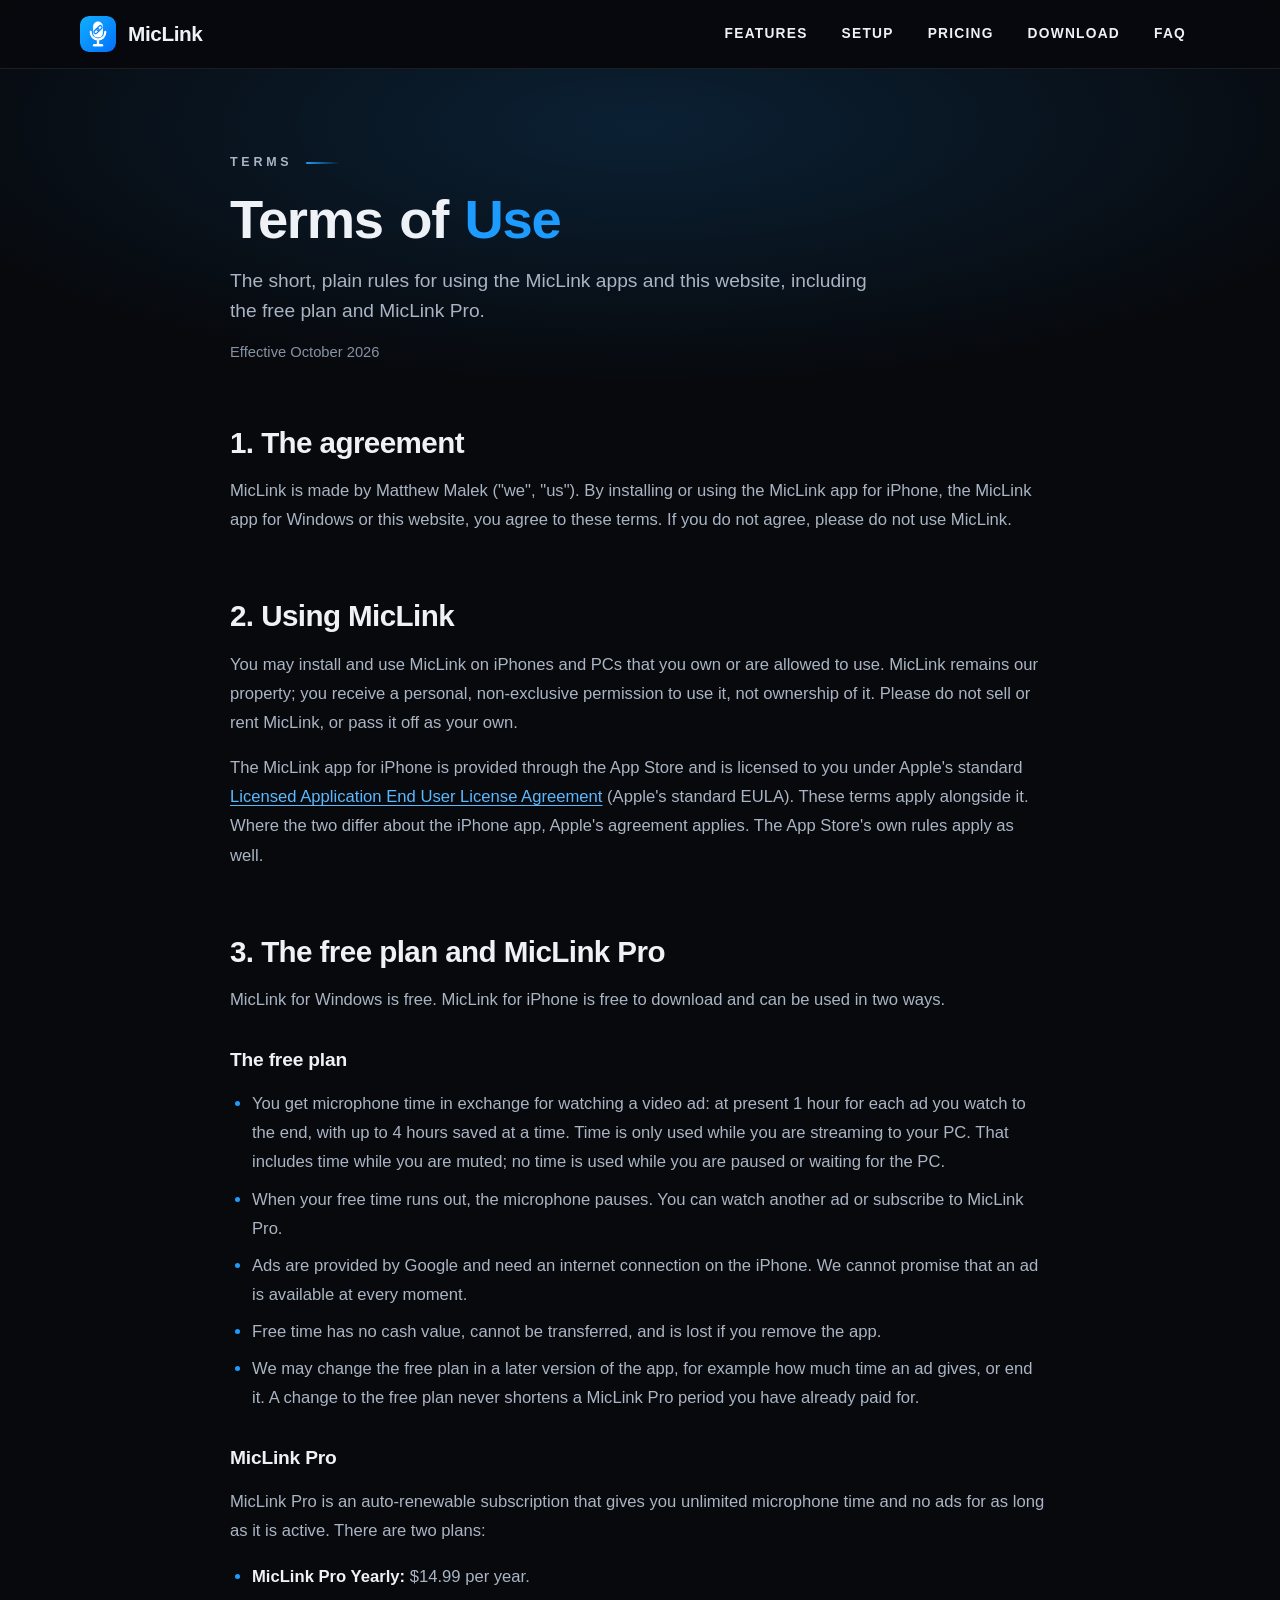
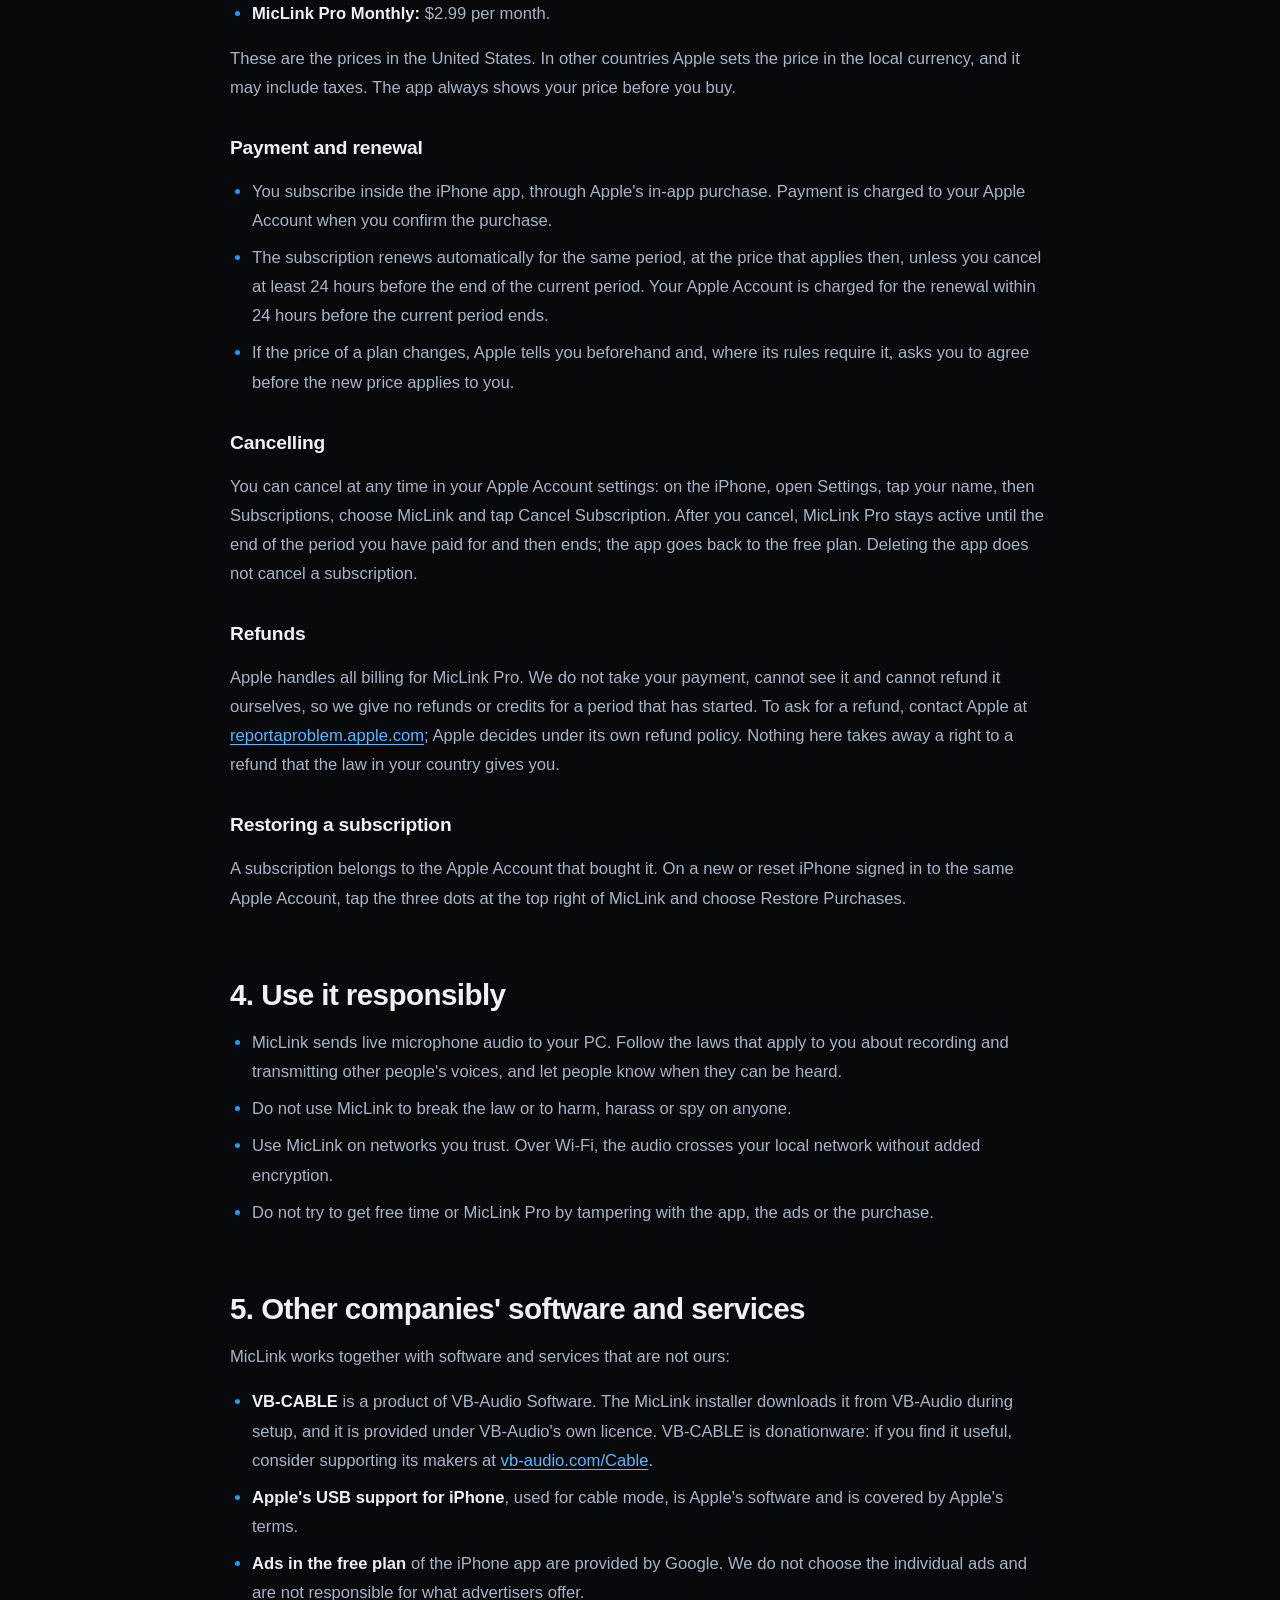
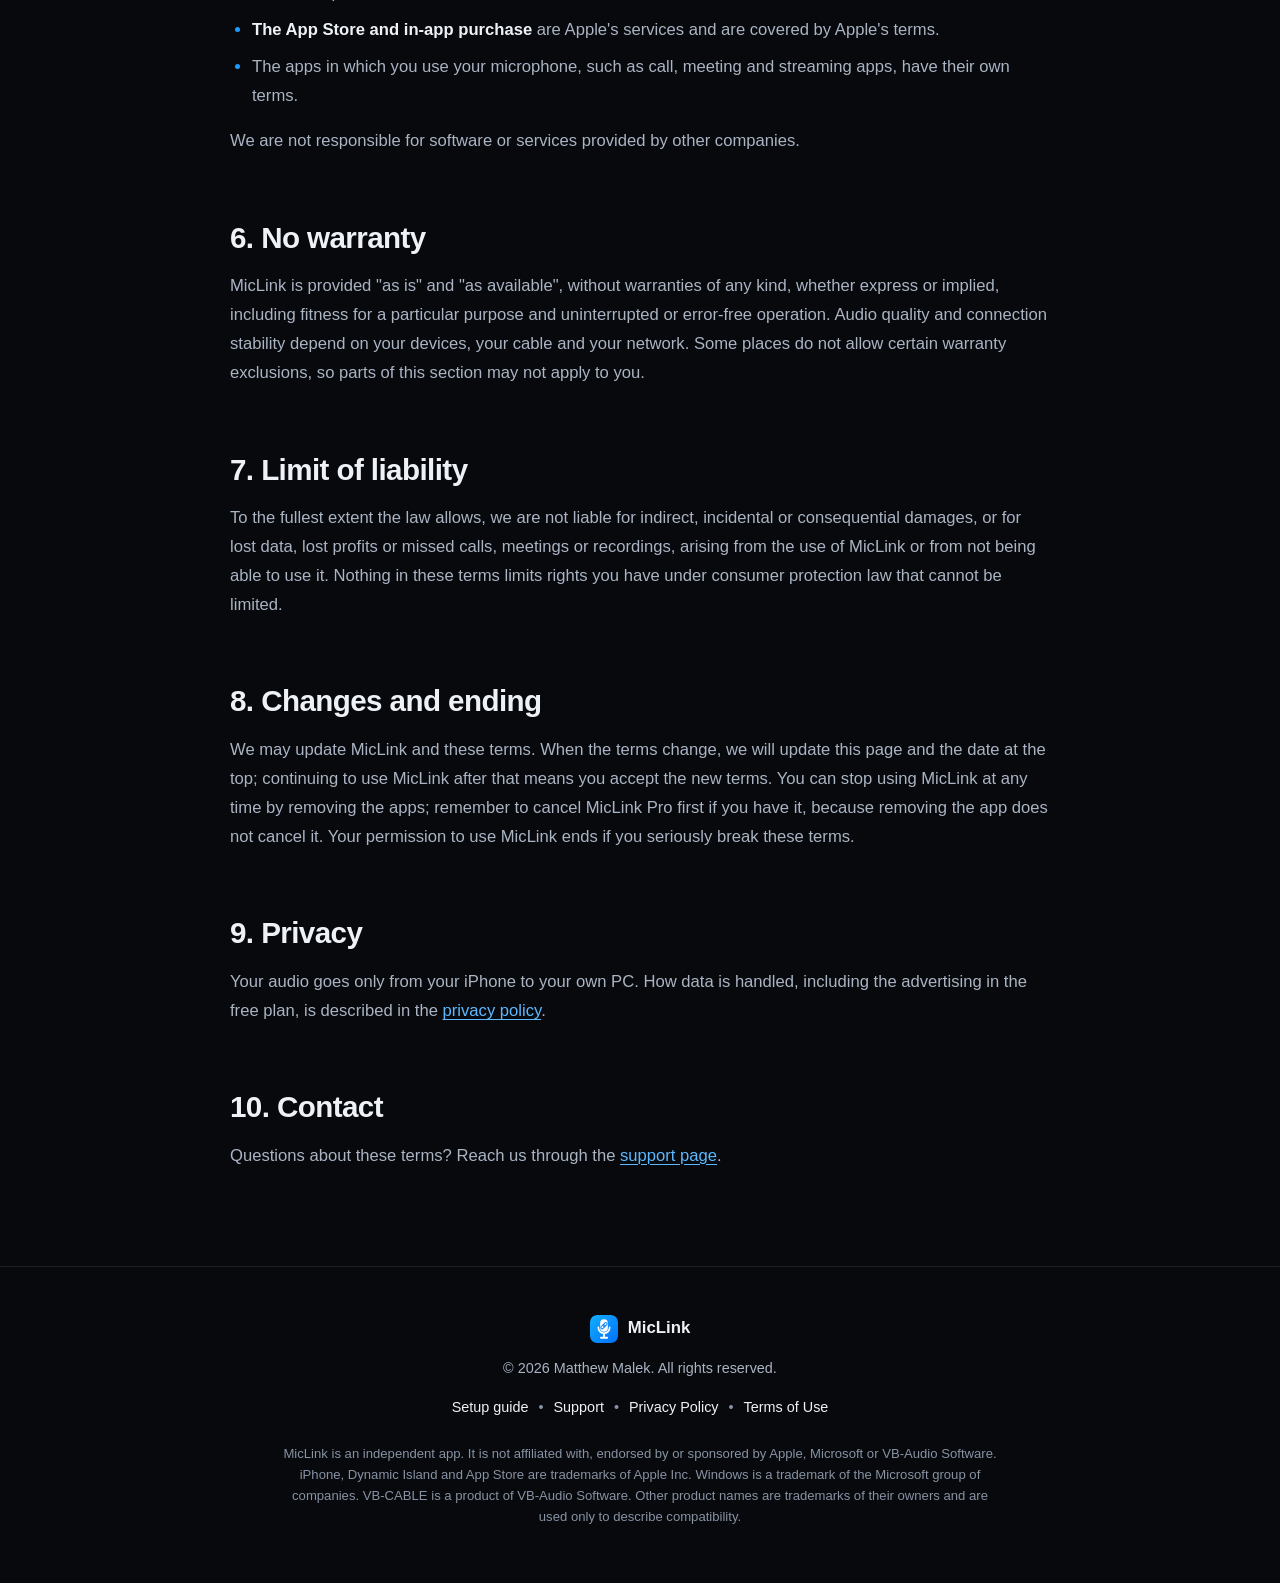
<file: terms.html>
<!DOCTYPE html>
<html lang="en" class="no-js">
<head>
<meta charset="utf-8">
<meta name="viewport" content="width=device-width, initial-scale=1">
<title>Terms of Use | MicLink</title>
<meta name="description" content="The terms for the MicLink apps and this website, including the free plan and MicLink Pro subscriptions.">
<meta name="theme-color" content="#07090d">
<meta name="color-scheme" content="dark">
<meta name="format-detection" content="telephone=no">
<link rel="canonical" href="https://mattnq1.github.io/miclink/terms.html">
<link rel="icon" href="favicon.ico" sizes="48x48">
<link rel="icon" href="assets/img/favicon-32.png" type="image/png" sizes="32x32">
<link rel="icon" href="assets/img/logo-icon.svg" type="image/svg+xml">
<link rel="apple-touch-icon" href="assets/img/apple-touch-icon.png">
<link rel="manifest" href="site.webmanifest">
<meta property="og:type" content="website">
<meta property="og:site_name" content="MicLink">
<meta property="og:title" content="Terms of Use | MicLink">
<meta property="og:description" content="The terms for the MicLink apps and this website, including the free plan and MicLink Pro subscriptions.">
<meta property="og:url" content="https://mattnq1.github.io/miclink/terms.html">
<meta property="og:image" content="https://mattnq1.github.io/miclink/assets/img/og-image.png">
<meta property="og:image:width" content="1200">
<meta property="og:image:height" content="630">
<meta property="og:image:alt" content="MicLink: your iPhone is now your PC microphone. Two iPhone screens show the app streaming and paused.">
<meta name="twitter:card" content="summary_large_image">
<meta name="twitter:title" content="Terms of Use | MicLink">
<meta name="twitter:description" content="The terms for the MicLink apps and this website, including the free plan and MicLink Pro subscriptions.">
<meta name="twitter:image" content="https://mattnq1.github.io/miclink/assets/img/og-image.png">
<link rel="stylesheet" href="assets/site.css">
<script>document.documentElement.className = "js";</script>
<script src="assets/config.js" defer></script>
<script src="assets/qr.js" defer></script>
<script src="assets/site.js" defer></script>
</head>
<body>
<svg class="sprite" width="0" height="0" aria-hidden="true" focusable="false">
  <symbol id="i-download" viewBox="0 0 24 24"><path d="M12 4v11"/><path d="m7 11 5 5 5-5"/><path d="M5 20h14"/></symbol>
  <symbol id="i-pause" viewBox="0 0 24 24"><rect x="6.2" y="5" width="3.8" height="14" rx="1.2"/><rect x="14" y="5" width="3.8" height="14" rx="1.2"/></symbol>
  <symbol id="i-wifi" viewBox="0 0 24 24"><path d="M3.5 9.6a12.4 12.4 0 0 1 17 0"/><path d="M7 13.1a7.4 7.4 0 0 1 10 0"/><circle cx="12" cy="17.2" r="1.2"/></symbol>
  <symbol id="i-lock" viewBox="0 0 24 24"><rect x="5.5" y="10.5" width="13" height="9.5" rx="2.2"/><path d="M8.5 10.5V8a3.5 3.5 0 0 1 7 0v2.5"/></symbol>
  <symbol id="i-shield" viewBox="0 0 24 24"><path d="M12 3.5 5 6.2v5.3c0 4.3 2.9 7.6 7 9 4.1-1.4 7-4.7 7-9V6.2z"/><path d="m9.2 12 2 2 3.6-3.8"/></symbol>
  <symbol id="i-mic" viewBox="0 0 24 24"><rect x="9" y="3.5" width="6" height="10.5" rx="3"/><path d="M6 11.5a6 6 0 0 0 12 0"/><path d="M12 17.5V21"/><path d="M9 21h6"/></symbol>
  <symbol id="i-check" viewBox="0 0 24 24"><path d="m5 12.5 4.5 4.5L19 7.5"/></symbol>
  <symbol id="i-chevron" viewBox="0 0 24 24"><path d="m6 9 6 6 6-6"/></symbol>
  <symbol id="i-arrow" viewBox="0 0 24 24"><path d="M5 12h14"/><path d="m13 6 6 6-6 6"/></symbol>
  <symbol id="i-phone" viewBox="0 0 24 24"><rect x="7" y="2.5" width="10" height="19" rx="2.6"/><path d="M11 18.3h2"/></symbol>
  <symbol id="i-store" viewBox="0 0 24 24"><rect x="6.5" y="2.5" width="11" height="19" rx="2.6"/><path d="M12 7v6.2"/><path d="m9.4 10.8 2.6 2.6 2.6-2.6"/><path d="M10.4 17.6h3.2"/></symbol>
  <symbol id="i-sliders" viewBox="0 0 24 24"><path d="M4 7h10"/><path d="M18 7h2"/><circle cx="16" cy="7" r="2"/><path d="M4 17h2"/><path d="M10 17h10"/><circle cx="8" cy="17" r="2"/></symbol>
  <symbol id="i-menu" viewBox="0 0 24 24"><path d="M4 7h16"/><path d="M4 12h16"/><path d="M4 17h16"/></symbol>
  <symbol id="i-close" viewBox="0 0 24 24"><path d="m6 6 12 12"/><path d="M18 6 6 18"/></symbol>
  <symbol id="i-info" viewBox="0 0 24 24"><circle cx="12" cy="12" r="9"/><path d="M12 11v5.5"/><path d="M12 7.6v.2"/></symbol>
</svg>
<a class="skip-link" href="#main">Skip to content</a>
<header class="site-header" id="top">
  <div class="wrap site-header__inner">
    <a class="brand" href="index.html" aria-label="MicLink home">
      <img src="assets/img/logo-icon.svg" alt="" width="36" height="36">
      <span>MicLink</span>
    </a>
    <button class="nav-toggle" type="button" aria-expanded="false" aria-controls="site-nav" aria-label="Open menu">
      <svg class="icon icon--menu" viewBox="0 0 24 24" aria-hidden="true" focusable="false"><use href="#i-menu"/></svg>
      <svg class="icon icon--close" viewBox="0 0 24 24" aria-hidden="true" focusable="false"><use href="#i-close"/></svg>
    </button>
    <nav class="site-nav" id="site-nav" aria-label="Main">
      <ul>
          <li><a href="index.html#features">Features</a></li>
          <li><a href="setup.html">Setup</a></li>
          <li><a href="index.html#pricing">Pricing</a></li>
          <li><a href="index.html#download">Download</a></li>
          <li><a href="index.html#faq">FAQ</a></li>
      </ul>
    </nav>
  </div>
</header>
<main id="main">

  <div class="page-head">
    <div class="wrap wrap--narrow">
      <p class="eyebrow">Terms</p>
      <h1>Terms of <span class="accent">Use</span></h1>
      <p class="page-head__lead">The short, plain rules for using the MicLink apps and this website, including the free plan and MicLink Pro.</p>
      <p class="page-head__date">Effective October 2026</p>
    </div>
  </div>

  <div class="page-body">
    <div class="wrap wrap--narrow">
      <div class="prose">

        <h2 id="agreement">1. The agreement</h2>
        <p>MicLink is made by Matthew Malek ("we", "us"). By installing or using the MicLink app for iPhone, the MicLink app for Windows or this website, you agree to these terms. If you do not agree, please do not use MicLink.</p>

        <h2 id="licence">2. Using MicLink</h2>
        <p>You may install and use MicLink on iPhones and PCs that you own or are allowed to use. MicLink remains our property; you receive a personal, non-exclusive permission to use it, not ownership of it. Please do not sell or rent MicLink, or pass it off as your own.</p>
        <p>The MicLink app for iPhone is provided through the App Store and is licensed to you under Apple's standard <a href="https://www.apple.com/legal/internet-services/itunes/dev/stdeula/" rel="noopener">Licensed Application End User License Agreement</a> (Apple's standard EULA). These terms apply alongside it. Where the two differ about the iPhone app, Apple's agreement applies. The App Store's own rules apply as well.</p>

        <h2 id="subscriptions">3. The free plan and MicLink Pro</h2>
        <p>MicLink for Windows is free. MicLink for iPhone is free to download and can be used in two ways.</p>

        <h3 id="free-plan">The free plan</h3>
        <ul>
          <li>You get microphone time in exchange for watching a video ad: at present 1 hour for each ad you watch to the end, with up to 4 hours saved at a time. Time is only used while you are streaming to your PC. That includes time while you are muted; no time is used while you are paused or waiting for the PC.</li>
          <li>When your free time runs out, the microphone pauses. You can watch another ad or subscribe to MicLink Pro.</li>
          <li>Ads are provided by Google and need an internet connection on the iPhone. We cannot promise that an ad is available at every moment.</li>
          <li>Free time has no cash value, cannot be transferred, and is lost if you remove the app.</li>
          <li>We may change the free plan in a later version of the app, for example how much time an ad gives, or end it. A change to the free plan never shortens a MicLink Pro period you have already paid for.</li>
        </ul>

        <h3 id="pro">MicLink Pro</h3>
        <p>MicLink Pro is an auto-renewable subscription that gives you unlimited microphone time and no ads for as long as it is active. There are two plans:</p>
        <ul>
          <li><strong>MicLink Pro Yearly:</strong> $14.99 per year.</li>
          <li><strong>MicLink Pro Monthly:</strong> $2.99 per month.</li>
        </ul>
        <p>These are the prices in the United States. In other countries Apple sets the price in the local currency, and it may include taxes. The app always shows your price before you buy.</p>

        <h3 id="billing">Payment and renewal</h3>
        <ul>
          <li>You subscribe inside the iPhone app, through Apple's in-app purchase. Payment is charged to your Apple Account when you confirm the purchase.</li>
          <li>The subscription renews automatically for the same period, at the price that applies then, unless you cancel at least 24 hours before the end of the current period. Your Apple Account is charged for the renewal within 24 hours before the current period ends.</li>
          <li>If the price of a plan changes, Apple tells you beforehand and, where its rules require it, asks you to agree before the new price applies to you.</li>
        </ul>

        <h3 id="cancel">Cancelling</h3>
        <p>You can cancel at any time in your Apple Account settings: on the iPhone, open Settings, tap your name, then Subscriptions, choose MicLink and tap Cancel Subscription. After you cancel, MicLink Pro stays active until the end of the period you have paid for and then ends; the app goes back to the free plan. Deleting the app does not cancel a subscription.</p>

        <h3 id="refunds">Refunds</h3>
        <p>Apple handles all billing for MicLink Pro. We do not take your payment, cannot see it and cannot refund it ourselves, so we give no refunds or credits for a period that has started. To ask for a refund, contact Apple at <a href="https://reportaproblem.apple.com" rel="noopener">reportaproblem.apple.com</a>; Apple decides under its own refund policy. Nothing here takes away a right to a refund that the law in your country gives you.</p>

        <h3 id="restore">Restoring a subscription</h3>
        <p>A subscription belongs to the Apple Account that bought it. On a new or reset iPhone signed in to the same Apple Account, tap the three dots at the top right of MicLink and choose Restore Purchases.</p>

        <h2 id="responsible">4. Use it responsibly</h2>
        <ul>
          <li>MicLink sends live microphone audio to your PC. Follow the laws that apply to you about recording and transmitting other people's voices, and let people know when they can be heard.</li>
          <li>Do not use MicLink to break the law or to harm, harass or spy on anyone.</li>
          <li>Use MicLink on networks you trust. Over <span class="nb">Wi-Fi</span>, the audio crosses your local network without added encryption.</li>
          <li>Do not try to get free time or MicLink Pro by tampering with the app, the ads or the purchase.</li>
        </ul>

        <h2 id="third-party">5. Other companies' software and services</h2>
        <p>MicLink works together with software and services that are not ours:</p>
        <ul>
          <li><strong><span class="nb">VB-CABLE</span></strong> is a product of <span class="nb">VB-Audio</span> Software. The MicLink installer downloads it from <span class="nb">VB-Audio</span> during setup, and it is provided under <span class="nb">VB-Audio</span>'s own licence. <span class="nb">VB-CABLE</span> is donationware: if you find it useful, consider supporting its makers at <a href="https://vb-audio.com/Cable/" rel="noopener">vb-audio.com/Cable</a>.</li>
          <li><strong>Apple's USB support for iPhone</strong>, used for cable mode, is Apple's software and is covered by Apple's terms.</li>
          <li><strong>Ads in the free plan</strong> of the iPhone app are provided by Google. We do not choose the individual ads and are not responsible for what advertisers offer.</li>
          <li><strong>The App Store and in-app purchase</strong> are Apple's services and are covered by Apple's terms.</li>
          <li>The apps in which you use your microphone, such as call, meeting and streaming apps, have their own terms.</li>
        </ul>
        <p>We are not responsible for software or services provided by other companies.</p>

        <h2 id="warranty">6. No warranty</h2>
        <p>MicLink is provided "as is" and "as available", without warranties of any kind, whether express or implied, including fitness for a particular purpose and uninterrupted or error-free operation. Audio quality and connection stability depend on your devices, your cable and your network. Some places do not allow certain warranty exclusions, so parts of this section may not apply to you.</p>

        <h2 id="liability">7. Limit of liability</h2>
        <p>To the fullest extent the law allows, we are not liable for indirect, incidental or consequential damages, or for lost data, lost profits or missed calls, meetings or recordings, arising from the use of MicLink or from not being able to use it. Nothing in these terms limits rights you have under consumer protection law that cannot be limited.</p>

        <h2 id="changes">8. Changes and ending</h2>
        <p>We may update MicLink and these terms. When the terms change, we will update this page and the date at the top; continuing to use MicLink after that means you accept the new terms. You can stop using MicLink at any time by removing the apps; remember to cancel MicLink Pro first if you have it, because removing the app does not cancel it. Your permission to use MicLink ends if you seriously break these terms.</p>

        <h2 id="privacy">9. Privacy</h2>
        <p>Your audio goes only from your iPhone to your own PC. How data is handled, including the advertising in the free plan, is described in the <a href="privacy.html">privacy policy</a>.</p>

        <h2 id="contact">10. Contact</h2>
        <p>Questions about these terms? Reach us through the <a href="support.html#contact">support page</a>.<span data-support-email hidden> You can also email <span data-email-link></span>.</span></p>

      </div>
    </div>
  </div>

</main>

<footer class="site-footer">
  <div class="wrap">
    <a class="site-footer__brand" href="index.html">
      <img src="assets/img/logo-icon.svg" alt="" width="28" height="28">
      <span>MicLink</span>
    </a>
    <p>&copy; 2026 Matthew Malek. All rights reserved.</p>
    <ul class="site-footer__links">
      <li><a href="setup.html">Setup guide</a></li>
      <li><a href="support.html">Support</a></li>
      <li><a href="privacy.html">Privacy Policy</a></li>
      <li><a href="terms.html">Terms of Use</a></li>
    </ul>
    <p class="site-footer__legal">MicLink is an independent app. It is not affiliated with, endorsed by or sponsored by Apple, Microsoft or <span class="nb">VB-Audio</span> Software. iPhone, Dynamic Island and App Store are trademarks of Apple Inc. Windows is a trademark of the Microsoft group of companies. <span class="nb">VB-CABLE</span> is a product of <span class="nb">VB-Audio</span> Software. Other product names are trademarks of their owners and are used only to describe compatibility.</p>
  </div>
</footer>
</body>
</html>
</file>
<file: assets/site.css>
/* MicLink website. Plain CSS, system fonts, no external requests. */

:root {
  --bg: #07090d;
  --bg-alt: #0c1017;
  --surface: #111620;
  --surface-2: #161c28;
  --line: rgba(255, 255, 255, 0.09);
  --line-strong: rgba(255, 255, 255, 0.17);
  --text: #eef2f7;
  --muted: #aab4c3;
  --dim: #8792a3;
  --accent: #1e9bff;
  --accent-hi: #5cb9ff;
  --accent-ink: #03101d;
  --accent-soft: rgba(30, 155, 255, 0.12);
  --accent-line: rgba(30, 155, 255, 0.42);
  --good: #3ddc84;
  --radius: 14px;
  --radius-lg: 20px;
  --wrap: 1120px;
  --gutter: 24px;
  --header: 68px;
  --font: -apple-system, BlinkMacSystemFont, "Segoe UI Variable Display", "Segoe UI", Roboto,
    "Helvetica Neue", Arial, "Noto Sans", sans-serif;
  --mono: ui-monospace, SFMono-Regular, "Cascadia Mono", "Segoe UI Mono", Consolas, Menlo, monospace;
}

@media (max-width: 359px) {
  :root {
    --gutter: 18px;
  }
}

*,
*::before,
*::after {
  box-sizing: border-box;
}

html {
  color-scheme: dark;
  -webkit-text-size-adjust: 100%;
  text-size-adjust: 100%;
  scroll-behavior: smooth;
  scroll-padding-top: calc(var(--header) + 16px);
}

body {
  margin: 0;
  min-width: 320px;
  background: var(--bg);
  color: var(--text);
  font: 400 1rem/1.6 var(--font);
  -webkit-font-smoothing: antialiased;
  -moz-osx-font-smoothing: grayscale;
  overflow-wrap: break-word;
}

[hidden] {
  display: none !important;
}

img,
svg {
  max-width: 100%;
}

img {
  height: auto;
}

h1,
h2,
h3,
h4,
p,
ul,
ol,
dl,
dd,
figure,
table {
  margin: 0;
  padding: 0;
}

ul,
ol {
  list-style: none;
}

a {
  color: var(--accent-hi);
  text-decoration-thickness: 1px;
  text-underline-offset: 3px;
}

a:hover {
  color: #8bcdff;
}

strong {
  font-weight: 650;
  color: var(--text);
}

:focus-visible {
  outline: 3px solid var(--accent-hi);
  outline-offset: 3px;
  border-radius: 6px;
}

::selection {
  background: rgba(30, 155, 255, 0.4);
  color: #fff;
}

.wrap {
  width: 100%;
  max-width: calc(var(--wrap) + var(--gutter) * 2);
  margin-inline: auto;
  padding-inline: var(--gutter);
}

.wrap--narrow {
  max-width: calc(820px + var(--gutter) * 2);
}

.visually-hidden {
  position: absolute;
  width: 1px;
  height: 1px;
  margin: -1px;
  padding: 0;
  overflow: hidden;
  clip: rect(0 0 0 0);
  clip-path: inset(50%);
  white-space: nowrap;
  border: 0;
}

.skip-link {
  position: absolute;
  left: 12px;
  top: -80px;
  z-index: 100;
  padding: 10px 16px;
  border-radius: 10px;
  background: var(--accent);
  color: var(--accent-ink);
  font-weight: 700;
  text-decoration: none;
}

.skip-link:focus {
  top: 12px;
  color: var(--accent-ink);
}

.accent {
  color: var(--accent);
}

.nb {
  white-space: nowrap;
}

.sprite {
  position: absolute;
  width: 0;
  height: 0;
  overflow: hidden;
}

.icon {
  width: 1.25em;
  height: 1.25em;
  flex: none;
  fill: none;
  stroke: currentColor;
  stroke-width: 1.8;
  stroke-linecap: round;
  stroke-linejoin: round;
}

/* ---------- Top bar ---------- */

.site-header {
  position: sticky;
  top: 0;
  z-index: 50;
  background: rgba(7, 9, 13, 0.86);
  border-bottom: 1px solid var(--line);
  -webkit-backdrop-filter: saturate(160%) blur(14px);
  backdrop-filter: saturate(160%) blur(14px);
}

.site-header__inner {
  display: flex;
  align-items: center;
  justify-content: space-between;
  gap: 16px;
  min-height: var(--header);
}

.brand {
  display: inline-flex;
  align-items: center;
  gap: 12px;
  color: var(--text);
  font-size: 1.3rem;
  font-weight: 800;
  letter-spacing: -0.02em;
  text-decoration: none;
}

.brand:hover {
  color: #fff;
}

.brand img {
  width: 36px;
  height: 36px;
  border-radius: 9px;
}

.site-nav ul {
  display: flex;
  align-items: center;
  gap: 6px;
}

.site-nav a {
  display: block;
  padding: 10px 14px;
  border-radius: 10px;
  color: var(--text);
  font-size: 0.86rem;
  font-weight: 700;
  letter-spacing: 0.09em;
  text-transform: uppercase;
  text-decoration: none;
}

.site-nav a:hover {
  color: var(--accent-hi);
  background: rgba(255, 255, 255, 0.04);
}

.site-nav a[aria-current="page"] {
  color: var(--accent-hi);
}

.nav-toggle {
  display: none;
  align-items: center;
  justify-content: center;
  width: 44px;
  height: 44px;
  padding: 0;
  border: 1px solid var(--line-strong);
  border-radius: 12px;
  background: transparent;
  color: var(--text);
  cursor: pointer;
}

.nav-toggle .icon {
  width: 22px;
  height: 22px;
}

.nav-toggle .icon--close,
.nav-toggle[aria-expanded="true"] .icon--menu {
  display: none;
}

.nav-toggle[aria-expanded="true"] .icon--close {
  display: block;
}

@media (max-width: 719px) {
  .js .nav-toggle {
    display: inline-flex;
  }

  .js .site-nav {
    display: none;
    position: absolute;
    left: 0;
    right: 0;
    top: 100%;
    padding: 8px var(--gutter) 16px;
    background: var(--bg);
    border-bottom: 1px solid var(--line);
    box-shadow: 0 24px 40px -12px rgba(0, 0, 0, 0.8);
  }

  .js .site-nav.is-open {
    display: block;
  }

  .js .site-nav ul {
    flex-direction: column;
    align-items: stretch;
    gap: 2px;
  }

  .js .site-nav a {
    padding: 14px 8px;
    font-size: 0.95rem;
  }

  /* Without JavaScript the links sit in a second row under the logo. */
  .no-js .site-header__inner {
    flex-wrap: wrap;
    padding-block: 10px 6px;
  }

  .no-js .site-nav {
    width: 100%;
  }

  .no-js .site-nav ul {
    justify-content: space-between;
    gap: 0;
  }

  .no-js .site-nav a {
    padding: 8px 6px;
    font-size: 0.78rem;
    letter-spacing: 0.06em;
  }
}

/* Five links in one row need a little less room each on the narrowest phones. */
@media (max-width: 399px) {
  .no-js .site-nav ul {
    flex-wrap: wrap;
  }

  .no-js .site-nav a {
    padding: 8px 3px;
    font-size: 0.72rem;
    letter-spacing: 0.02em;
  }
}

/* ---------- Buttons ---------- */

.btn {
  display: inline-flex;
  align-items: center;
  justify-content: center;
  gap: 10px;
  min-height: 52px;
  padding: 12px 24px;
  border: 2px solid transparent;
  border-radius: 12px;
  font: inherit;
  font-size: 1.05rem;
  font-weight: 700;
  line-height: 1.2;
  text-align: center;
  text-decoration: none;
  cursor: pointer;
  transition: background-color 0.15s ease, border-color 0.15s ease, transform 0.15s ease,
    box-shadow 0.15s ease;
}

.btn--primary {
  background: var(--accent);
  color: var(--accent-ink);
  box-shadow: 0 10px 34px -10px rgba(30, 155, 255, 0.75);
}

.btn--primary:hover {
  background: var(--accent-hi);
  color: var(--accent-ink);
  transform: translateY(-1px);
}

.btn--ghost {
  border-color: var(--line-strong);
  background: transparent;
  color: var(--text);
}

.btn--ghost:hover {
  border-color: var(--accent);
  color: #fff;
}

.btn--disabled {
  border-color: var(--line-strong);
  border-style: dashed;
  background: transparent;
  color: var(--muted);
  box-shadow: none;
  cursor: default;
}

.btn--small {
  min-height: 44px;
  padding: 8px 18px;
  font-size: 0.95rem;
}

/* "Coming soon to the App Store" placeholder: a dashed label, never a link. Once APP_STORE_URL
   is set, site.js replaces it with an ordinary .btn link. The site does not draw an App Store
   badge of its own, because Apple allows only its official badge artwork. */
.store-btn {
  display: inline-flex;
  align-items: center;
  gap: 12px;
  min-height: 52px;
  padding: 8px 20px 8px 16px;
  border: 2px dashed var(--line-strong);
  border-radius: 12px;
  background: rgba(255, 255, 255, 0.02);
  color: var(--muted);
  text-align: left;
  line-height: 1.15;
}

.store-btn .icon {
  width: 26px;
  height: 26px;
}

.store-btn__text {
  display: flex;
  flex-direction: column;
}

.store-btn__small {
  font-size: 0.72rem;
  font-weight: 500;
  letter-spacing: 0.02em;
  color: var(--muted);
}

.store-btn__big {
  font-size: 1.12rem;
  font-weight: 700;
  letter-spacing: -0.01em;
  color: var(--text);
}

/* ---------- Hero ---------- */

.hero {
  position: relative;
  overflow: hidden;
  padding: clamp(56px, 9vw, 120px) 0 clamp(40px, 6vw, 72px);
}

.hero::before {
  content: "";
  position: absolute;
  inset: -40% -10% auto;
  height: 620px;
  background: radial-gradient(closest-side, rgba(30, 155, 255, 0.2), rgba(30, 155, 255, 0) 100%);
  pointer-events: none;
}

.hero__inner {
  position: relative;
  max-width: 800px;
  margin-inline: auto;
}

.hero h1 {
  font-size: clamp(1.6rem, 8.4vw, 5rem);
  font-weight: 800;
  line-height: 1.05;
  letter-spacing: -0.028em;
  word-spacing: 0.06em;
}

.hero h1 .line {
  display: block;
}

.hero__sub {
  margin-top: clamp(20px, 3vw, 34px);
  color: var(--muted);
  font-size: clamp(1.05rem, 2vw, 1.3rem);
  line-height: 1.5;
  text-wrap: balance;
}

.hero__actions {
  display: flex;
  flex-wrap: wrap;
  align-items: center;
  gap: 18px 28px;
  margin-top: clamp(26px, 4vw, 40px);
}

.hero__download {
  display: flex;
  flex-direction: column;
  gap: 8px;
}

.hero__meta {
  color: var(--dim);
  font-size: 0.88rem;
}

.app-box {
  display: flex;
  align-items: center;
  gap: 14px;
  min-height: 84px;
  color: var(--text);
}

.app-box__media {
  flex: none;
  width: 84px;
  height: 84px;
  display: grid;
  place-items: center;
}

.app-box__media img {
  width: 64px;
  height: 64px;
  border-radius: 15px;
}

.app-box__media svg {
  display: block;
  width: 84px;
  height: 84px;
  border-radius: 10px;
}

.app-box.has-qr .app-box__media img {
  display: none;
}

.app-box__body {
  display: flex;
  flex-direction: column;
  gap: 2px;
  line-height: 1.35;
}

.app-box__title {
  font-size: 1.02rem;
  font-weight: 750;
}

.app-box__note {
  color: var(--muted);
  font-size: 0.93rem;
}

.app-box__meta {
  color: var(--dim);
  font-size: 0.84rem;
}

.app-box__link {
  font-size: 0.95rem;
  font-weight: 650;
}

/* The QR code helps on a computer; on a phone the link itself is the useful part. */
@media (max-width: 599px) {
  .hero__actions {
    flex-direction: column;
    align-items: stretch;
  }

  .hero__download .btn {
    width: 100%;
  }

  .app-box {
    padding: 14px 16px;
    border: 1px solid var(--line);
    border-radius: var(--radius);
    background: var(--surface);
  }

  .app-box.has-qr .app-box__media img {
    display: block;
  }

  .app-box.has-qr .app-box__media svg,
  .app-box.has-qr .app-box__note {
    display: none;
  }
}

/* ---------- Highlight cards under the hero ---------- */

.highlights {
  position: relative;
  padding: 0 0 clamp(56px, 8vw, 96px);
}

.highlights__list {
  display: grid;
  grid-template-columns: repeat(4, minmax(0, 1fr));
  gap: 18px;
}

.card {
  padding: 22px 22px 24px;
  border: 1px solid var(--line);
  border-radius: var(--radius);
  background: linear-gradient(180deg, rgba(255, 255, 255, 0.035), rgba(255, 255, 255, 0.012));
}

.card__icon {
  display: grid;
  place-items: center;
  width: 42px;
  height: 42px;
  margin-bottom: 16px;
  border-radius: 12px;
  background: var(--accent-soft);
  color: var(--accent-hi);
}

.card__icon .icon {
  width: 22px;
  height: 22px;
}

.card h2,
.card h3 {
  font-size: 1.08rem;
  font-weight: 750;
  letter-spacing: -0.01em;
  line-height: 1.3;
}

.card p {
  margin-top: 8px;
  color: var(--muted);
  font-size: 0.95rem;
  line-height: 1.55;
}

@media (max-width: 1019px) {
  .highlights__list {
    grid-template-columns: repeat(2, minmax(0, 1fr));
  }
}

@media (max-width: 599px) {
  .highlights .wrap {
    padding-inline: 0;
  }

  .highlights__scroller {
    overflow-x: auto;
    scroll-snap-type: x mandatory;
    scroll-padding-inline: var(--gutter);
    -webkit-overflow-scrolling: touch;
    scrollbar-width: thin;
    scrollbar-color: var(--line-strong) transparent;
  }

  .highlights__list {
    display: flex;
    gap: 14px;
    width: max-content;
    padding: 4px var(--gutter) 14px;
  }

  .highlights__list > li {
    flex: none;
    width: 78vw;
    max-width: 320px;
    scroll-snap-align: start;
  }
}

/* ---------- Sections ---------- */

.section {
  padding: clamp(56px, 8vw, 104px) 0;
  border-top: 1px solid var(--line);
}

.section--alt {
  background: var(--bg-alt);
}

.section__head {
  max-width: 760px;
  margin: 0 auto clamp(36px, 5vw, 60px);
  text-align: center;
}

.eyebrow {
  display: flex;
  align-items: center;
  justify-content: center;
  gap: 14px;
  margin-bottom: 18px;
  color: var(--muted);
  font-size: 0.78rem;
  font-weight: 700;
  letter-spacing: 0.3em;
  text-transform: uppercase;
}

.eyebrow::before,
.eyebrow::after {
  content: "";
  width: 34px;
  height: 2px;
  border-radius: 2px;
  background: linear-gradient(90deg, rgba(30, 155, 255, 0), var(--accent));
}

.eyebrow::after {
  transform: scaleX(-1);
}

.section__title {
  font-size: clamp(1.9rem, 5vw, 3rem);
  font-weight: 800;
  line-height: 1.1;
  letter-spacing: -0.024em;
  word-spacing: 0.05em;
  text-wrap: balance;
}

.section__lead {
  margin-top: 18px;
  color: var(--muted);
  font-size: clamp(1.02rem, 1.6vw, 1.15rem);
  text-wrap: pretty;
}

/* ---------- How MicLink works ---------- */

.explain {
  display: grid;
  grid-template-columns: minmax(0, 1.15fr) minmax(0, 1fr);
  align-items: center;
  gap: clamp(32px, 6vw, 88px);
  max-width: 1000px;
  margin-inline: auto;
}

.explain__text p {
  color: var(--muted);
  font-size: 1.08rem;
  line-height: 1.7;
}

.explain__text p + p {
  margin-top: 18px;
}

.sound-panel {
  border: 1px solid var(--line-strong);
  border-radius: var(--radius);
  background: var(--surface);
  box-shadow: 0 30px 70px -30px rgba(0, 0, 0, 0.9), 0 0 90px -40px rgba(30, 155, 255, 0.5);
  overflow: hidden;
}

.sound-panel__bar {
  display: flex;
  align-items: center;
  gap: 10px;
  padding: 13px 18px;
  border-bottom: 1px solid var(--line);
  color: var(--text);
  font-size: 0.92rem;
  font-weight: 600;
}

.sound-panel__bar .icon {
  color: var(--muted);
}

.sound-panel__crumb {
  color: var(--dim);
  font-weight: 500;
}

.sound-panel__list {
  display: grid;
  gap: 10px;
  padding: 16px;
}

.device {
  display: flex;
  align-items: center;
  gap: 14px;
  padding: 12px 14px;
  border: 1px solid transparent;
  border-radius: 12px;
}

.device__icon {
  display: grid;
  place-items: center;
  flex: none;
  width: 38px;
  height: 38px;
  border-radius: 10px;
  background: rgba(255, 255, 255, 0.05);
  color: var(--dim);
}

.device__name {
  display: block;
  font-size: 0.97rem;
  font-weight: 650;
  line-height: 1.3;
}

.device__sub {
  display: block;
  color: var(--dim);
  font-size: 0.82rem;
}

.device--idle .device__name {
  color: var(--dim);
  font-weight: 550;
}

.device--active {
  border-color: var(--accent-line);
  background: var(--accent-soft);
}

.device--active .device__icon {
  background: var(--accent);
  color: var(--accent-ink);
}

.device--active .device__sub {
  color: var(--muted);
}

.device__check {
  display: inline-grid;
  place-items: center;
  width: 18px;
  height: 18px;
  margin-left: 6px;
  border-radius: 50%;
  background: var(--good);
  color: #04130a;
  vertical-align: -3px;
}

.device__check .icon {
  width: 12px;
  height: 12px;
  stroke-width: 3;
}

.meter {
  display: flex;
  gap: 3px;
  margin-top: 8px;
}

.meter span {
  width: 5px;
  height: 12px;
  border-radius: 2px;
  background: rgba(30, 155, 255, 0.25);
}

.meter span.on {
  background: var(--accent);
}

.sound-panel__note {
  padding: 0 18px 16px;
  color: var(--dim);
  font-size: 0.82rem;
}

@media (max-width: 859px) {
  .explain {
    grid-template-columns: 1fr;
  }
}

/* ---------- Pause section ---------- */

.phones {
  display: grid;
  grid-template-columns: repeat(3, minmax(0, 1fr));
  gap: clamp(20px, 4vw, 56px);
  max-width: 900px;
  margin-inline: auto;
}

.phone-shot {
  text-align: center;
}

.phone {
  width: 100%;
  max-width: 250px;
  margin-inline: auto;
  padding: 3%;
  aspect-ratio: 603 / 1311;
  border-radius: 15.5% / 7.13%;
  background: linear-gradient(155deg, #303746, #12151c 55%);
  box-shadow: inset 0 0 0 1px rgba(255, 255, 255, 0.1), 0 34px 70px -28px rgba(0, 0, 0, 0.95),
    0 0 110px -30px rgba(30, 155, 255, 0.45);
}

.phone img {
  display: block;
  width: 100%;
  height: 100%;
  object-fit: cover;
  object-position: top center;
  border-radius: 13.3% / 5.9%;
  background: #000;
}

.phone-shot figcaption {
  margin-top: 20px;
  color: var(--muted);
  font-size: 0.95rem;
  line-height: 1.5;
}

.phone-shot figcaption strong {
  display: block;
  margin-bottom: 2px;
  font-size: 1.02rem;
}

@media (max-width: 699px) {
  .phones-scroller {
    margin-inline: calc(var(--gutter) * -1);
  }

  .phones {
    display: flex;
    gap: 22px;
    max-width: none;
    overflow-x: auto;
    padding: 6px var(--gutter) 18px;
    scroll-snap-type: x mandatory;
    scroll-padding-inline: var(--gutter);
    scrollbar-width: thin;
    scrollbar-color: var(--line-strong) transparent;
  }

  .phone-shot {
    flex: 0 0 62%;
    max-width: 250px;
    scroll-snap-align: center;
  }
}

.table-scroll {
  max-width: 860px;
  margin: clamp(40px, 6vw, 72px) auto 0;
  border: 1px solid var(--line-strong);
  border-radius: var(--radius);
  background: var(--surface);
  overflow-x: auto;
}

.compare {
  width: 100%;
  min-width: 560px;
  border-collapse: collapse;
  font-size: 0.97rem;
}

.compare caption {
  padding: 16px 20px 0;
  color: var(--dim);
  font-size: 0.85rem;
  text-align: left;
}

.compare th,
.compare td {
  padding: 16px 20px;
  border-bottom: 1px solid var(--line);
  text-align: center;
  vertical-align: middle;
}

.compare tbody tr:last-child th,
.compare tbody tr:last-child td {
  border-bottom: 0;
}

.compare thead th {
  color: var(--text);
  font-size: 1rem;
  font-weight: 750;
}

.compare tbody th {
  color: var(--text);
  font-weight: 600;
  text-align: left;
}

.compare td {
  color: var(--muted);
}

.compare .is-key {
  background: rgba(30, 155, 255, 0.09);
  color: var(--text);
}

.compare thead .is-key {
  color: var(--accent-hi);
}

@media (max-width: 599px) {
  .compare {
    min-width: 0;
    table-layout: fixed;
    font-size: 0.82rem;
    line-height: 1.35;
  }

  .compare th,
  .compare td {
    padding: 13px 4px;
  }

  .compare thead td {
    width: 29%;
  }

  .compare tbody th {
    padding-left: 12px;
    overflow-wrap: normal;
  }

  .compare thead th {
    font-size: 0.8rem;
    letter-spacing: -0.01em;
    overflow-wrap: normal;
  }
}

.ticks-block {
  max-width: 860px;
  margin: clamp(36px, 5vw, 56px) auto 0;
}

.ticks-block h3 {
  margin-bottom: 20px;
  font-size: 1.3rem;
  font-weight: 750;
  letter-spacing: -0.015em;
  text-align: center;
}

.ticks {
  display: grid;
  grid-template-columns: repeat(2, minmax(0, 1fr));
  gap: 14px 32px;
}

.ticks li {
  display: flex;
  align-items: flex-start;
  gap: 12px;
  color: var(--muted);
  font-size: 1.02rem;
  line-height: 1.5;
}

.ticks .icon {
  margin-top: 3px;
  color: var(--accent);
  stroke-width: 2.4;
}

@media (max-width: 699px) {
  .ticks {
    grid-template-columns: 1fr;
  }
}

/* ---------- Steps ---------- */

.steps {
  display: grid;
  grid-template-columns: repeat(3, minmax(0, 1fr));
  gap: 34px;
  max-width: 980px;
  margin-inline: auto;
  counter-reset: step;
}

.step {
  position: relative;
  padding: 24px 24px 26px;
  border: 1px solid var(--line);
  border-radius: var(--radius);
  background: var(--bg);
}

.step + .step::before {
  content: "";
  position: absolute;
  top: 48px;
  left: -35px;
  width: 34px;
  height: 2px;
  background: linear-gradient(90deg, var(--accent-line), rgba(30, 155, 255, 0.15));
}

.step__top {
  display: flex;
  align-items: center;
  justify-content: space-between;
  margin-bottom: 18px;
}

.step__num {
  display: grid;
  place-items: center;
  width: 48px;
  height: 48px;
  border-radius: 13px;
  background: var(--accent);
  color: var(--accent-ink);
  font-size: 1.25rem;
  font-weight: 800;
  box-shadow: 0 8px 26px -8px rgba(30, 155, 255, 0.8);
}

.step__icon {
  display: grid;
  place-items: center;
  width: 44px;
  height: 44px;
  border-radius: 50%;
  background: rgba(255, 255, 255, 0.05);
  color: var(--muted);
}

.step h3 {
  font-size: 1.15rem;
  font-weight: 750;
  letter-spacing: -0.01em;
  line-height: 1.3;
}

.step p {
  margin-top: 10px;
  color: var(--muted);
  font-size: 0.97rem;
  line-height: 1.6;
}

.steps-more {
  margin-top: 36px;
  text-align: center;
}

.text-link {
  display: inline-flex;
  align-items: center;
  gap: 8px;
  font-weight: 650;
  text-decoration: none;
}

.text-link:hover {
  text-decoration: underline;
}

@media (max-width: 859px) {
  .steps {
    grid-template-columns: 1fr;
    gap: 22px;
    max-width: 520px;
  }

  .step + .step::before {
    top: -23px;
    left: 47px;
    width: 2px;
    height: 22px;
    background: var(--accent-line);
  }
}

/* ---------- Pricing ---------- */

.plans {
  display: grid;
  grid-template-columns: repeat(3, minmax(0, 1fr));
  gap: 20px;
  max-width: 1040px;
  margin-inline: auto;
}

/* Each card is four rows (name, price, note, list) that it shares with its neighbours, so the
   same row starts at the same height in all three cards. Where subgrid is not available the
   cards simply stack their rows. */
.plan {
  position: relative;
  display: grid;
  grid-row: span 4;
  grid-template-rows: subgrid;
  align-content: start;
  row-gap: 0;
  padding: 30px 24px 26px;
  border: 1px solid var(--line);
  border-radius: var(--radius-lg);
  background: linear-gradient(180deg, rgba(255, 255, 255, 0.035), rgba(255, 255, 255, 0.012));
}

/* The yearly plan. One pixel less padding makes up for the thicker border, so the text of the
   three cards stays on the same lines. */
.plan--featured {
  padding: 29px 23px 25px;
  border: 2px solid var(--accent);
  background: radial-gradient(130% 90% at 50% 0%, rgba(30, 155, 255, 0.16), rgba(30, 155, 255, 0) 62%),
    var(--bg-alt);
  box-shadow: 0 0 0 1px rgba(30, 155, 255, 0.2), 0 0 64px -22px rgba(30, 155, 255, 0.6);
}

.plan__badge {
  position: absolute;
  top: 0;
  left: 50%;
  padding: 5px 14px;
  border-radius: 999px;
  background: var(--accent);
  color: var(--accent-ink);
  font-size: 0.74rem;
  font-weight: 800;
  letter-spacing: 0.12em;
  line-height: 1.3;
  text-transform: uppercase;
  white-space: nowrap;
  transform: translate(-50%, -50%);
}

.plan__name {
  font-size: 1.12rem;
  font-weight: 750;
  letter-spacing: -0.01em;
  line-height: 1.3;
}

/* The amount that is charged is the largest thing on the card. The saving and the per-month
   figure are worked out from it and sit below it, smaller. */
.plan__price {
  display: flex;
  flex-wrap: wrap;
  align-items: baseline;
  gap: 2px 8px;
  margin-top: 14px;
}

.plan__amount {
  color: var(--text);
  font-size: 2.6rem;
  font-weight: 800;
  letter-spacing: -0.03em;
  line-height: 1.05;
}

.plan__per {
  color: var(--muted);
  font-size: 1rem;
}

.plan__note {
  margin: 12px 0 22px;
  color: var(--muted);
  font-size: 0.96rem;
  line-height: 1.55;
}

.plan__save {
  display: inline-block;
  margin-right: 4px;
  padding: 1px 10px;
  border: 1px solid var(--accent-line);
  border-radius: 999px;
  background: var(--accent-soft);
  color: var(--accent-hi);
  font-weight: 750;
  white-space: nowrap;
}

.plan__list {
  display: grid;
  align-content: start;
  gap: 10px;
  padding-top: 20px;
  border-top: 1px solid var(--line);
}

.plan__list li {
  display: flex;
  align-items: flex-start;
  gap: 10px;
  color: var(--muted);
  font-size: 0.97rem;
  line-height: 1.5;
}

.plan__list .icon {
  margin-top: 2px;
  color: var(--accent);
  stroke-width: 2.4;
}

.plans-terms {
  max-width: 1040px;
  margin: 28px auto 0;
  padding: 22px 24px;
  border: 1px solid var(--line);
  border-radius: var(--radius);
  background: var(--surface);
}

.plans-terms h3 {
  font-size: 1.02rem;
  font-weight: 750;
}

.plans-terms ul {
  display: grid;
  grid-template-columns: repeat(2, minmax(0, 1fr));
  gap: 10px 36px;
  margin-top: 12px;
  padding-left: 20px;
  list-style: disc;
  color: var(--muted);
  font-size: 0.95rem;
  line-height: 1.6;
}

.plans-terms li::marker {
  color: var(--accent);
}

.plans-terms__more {
  margin-top: 14px;
  color: var(--muted);
  font-size: 0.95rem;
}

@media (max-width: 899px) {
  .plans {
    grid-template-columns: 1fr;
    gap: 28px;
    max-width: 520px;
  }

  .plans-terms {
    max-width: 520px;
  }

  .plans-terms ul {
    grid-template-columns: 1fr;
  }
}

/* ---------- Download band ---------- */

.cta-section {
  padding: clamp(56px, 8vw, 96px) 0;
  border-top: 1px solid var(--line);
}

.cta {
  position: relative;
  max-width: 900px;
  margin-inline: auto;
  padding: clamp(32px, 5vw, 56px) clamp(20px, 5vw, 56px);
  border: 2px solid var(--accent);
  border-radius: var(--radius-lg);
  background: radial-gradient(120% 140% at 50% 0%, rgba(30, 155, 255, 0.14), rgba(30, 155, 255, 0) 60%),
    var(--bg-alt);
  box-shadow: 0 0 0 1px rgba(30, 155, 255, 0.2), 0 0 70px -18px rgba(30, 155, 255, 0.6);
  text-align: center;
}

.cta h2 {
  font-size: clamp(1.6rem, 3.6vw, 2.2rem);
  font-weight: 800;
  letter-spacing: -0.02em;
  word-spacing: 0.04em;
  line-height: 1.15;
  text-wrap: balance;
}

.cta__lead {
  max-width: 56ch;
  margin: 14px auto 0;
  color: var(--muted);
  font-size: 1.08rem;
}

.cta__actions {
  display: flex;
  flex-wrap: wrap;
  align-items: center;
  justify-content: center;
  gap: 16px;
  margin-top: 30px;
}

.cta__details {
  display: grid;
  grid-template-columns: repeat(2, minmax(0, 1fr));
  gap: 16px;
  margin-top: 34px;
  text-align: left;
}

.cta__detail {
  display: flex;
  gap: 16px;
  padding: 18px 20px;
  border: 1px solid var(--line);
  border-radius: var(--radius);
  background: rgba(7, 9, 13, 0.55);
}

.cta__detail h3 {
  font-size: 1rem;
  font-weight: 750;
}

.cta__detail p {
  margin-top: 4px;
  color: var(--muted);
  font-size: 0.92rem;
  line-height: 1.55;
}

.cta__qr {
  flex: none;
  width: 92px;
  height: 92px;
}

.cta__qr svg {
  display: block;
  width: 92px;
  height: 92px;
  border-radius: 10px;
}

@media (max-width: 699px) {
  .cta__details {
    grid-template-columns: 1fr;
  }

  .cta__actions {
    flex-direction: column;
    align-items: stretch;
  }

  .cta__actions .store-btn {
    justify-content: center;
  }

  /* No QR code on a phone, so no sentence about scanning one either. */
  .cta__qr,
  .cta__scan {
    display: none;
  }
}

/* ---------- FAQ ---------- */

.faq {
  display: grid;
  gap: 12px;
  max-width: 800px;
  margin-inline: auto;
}

.faq details {
  border: 1px solid var(--line);
  border-radius: var(--radius);
  background: var(--surface);
}

.faq details[open] {
  border-color: var(--line-strong);
}

.faq summary {
  display: flex;
  align-items: center;
  justify-content: space-between;
  gap: 16px;
  padding: 18px 20px;
  border-radius: var(--radius);
  font-size: 1.04rem;
  font-weight: 700;
  line-height: 1.4;
  cursor: pointer;
  list-style: none;
}

.faq summary::-webkit-details-marker {
  display: none;
}

.faq summary:hover {
  color: var(--accent-hi);
}

.faq summary .icon {
  display: grid;
  width: 30px;
  height: 30px;
  padding: 6px;
  border-radius: 50%;
  background: var(--accent-soft);
  color: var(--accent-hi);
  stroke-width: 2.4;
  transition: transform 0.2s ease;
}

.faq details[open] summary .icon {
  transform: rotate(180deg);
}

.faq__answer {
  padding: 0 20px 20px;
  color: var(--muted);
  line-height: 1.7;
}

.faq__answer p + p {
  margin-top: 12px;
}

.faq-more {
  margin-top: 32px;
  color: var(--muted);
  text-align: center;
}

/* ---------- Footer ---------- */

.site-footer {
  padding: 48px 0 56px;
  border-top: 1px solid var(--line);
  color: var(--muted);
  font-size: 0.9rem;
  text-align: center;
}

.site-footer__brand {
  display: inline-flex;
  align-items: center;
  gap: 10px;
  margin-bottom: 14px;
  color: var(--text);
  font-size: 1.05rem;
  font-weight: 750;
  text-decoration: none;
}

.site-footer__brand img {
  width: 28px;
  height: 28px;
  border-radius: 7px;
}

.site-footer__links {
  display: flex;
  flex-wrap: wrap;
  justify-content: center;
  gap: 4px 6px;
  margin-top: 10px;
}

.site-footer__links li + li::before {
  content: "\2022";
  margin-right: 6px;
  color: var(--dim);
}

.site-footer__links a {
  display: inline-block;
  padding: 6px 4px;
  color: var(--text);
  text-decoration: none;
}

.site-footer__links a:hover {
  color: var(--accent-hi);
  text-decoration: underline;
}

@media (max-width: 479px) {
  .site-footer__links {
    display: grid;
    grid-template-columns: repeat(2, auto);
    gap: 0 28px;
  }

  .site-footer__links li + li::before {
    content: none;
  }
}

.site-footer__legal {
  max-width: 720px;
  margin: 18px auto 0;
  color: var(--dim);
  font-size: 0.82rem;
  line-height: 1.6;
}

/* ---------- Text pages (setup, support, privacy, terms) ---------- */

.page-head {
  position: relative;
  overflow: hidden;
  padding: clamp(44px, 7vw, 84px) 0 clamp(28px, 4vw, 44px);
}

.page-head::before {
  content: "";
  position: absolute;
  inset: -60% -10% auto;
  height: 520px;
  background: radial-gradient(closest-side, rgba(30, 155, 255, 0.16), rgba(30, 155, 255, 0) 100%);
  pointer-events: none;
}

.page-head .wrap {
  position: relative;
}

.page-head .eyebrow {
  justify-content: flex-start;
}

.page-head .eyebrow::before {
  display: none;
}

.page-head h1 {
  font-size: clamp(2.1rem, 6vw, 3.4rem);
  font-weight: 800;
  line-height: 1.08;
  letter-spacing: -0.024em;
  word-spacing: 0.05em;
}

.page-head__lead {
  text-wrap: pretty;
  max-width: 62ch;
  margin-top: 16px;
  color: var(--muted);
  font-size: clamp(1.05rem, 1.8vw, 1.2rem);
}

.page-head__date {
  margin-top: 14px;
  color: var(--dim);
  font-size: 0.92rem;
}

.page-body {
  padding: 8px 0 clamp(56px, 8vw, 96px);
}

.toc {
  margin-bottom: 40px;
  padding: 20px 22px;
  border: 1px solid var(--line);
  border-radius: var(--radius);
  background: var(--surface);
}

.toc h2 {
  margin: 0 0 10px;
  color: var(--muted);
  font-size: 0.78rem;
  font-weight: 700;
  letter-spacing: 0.22em;
  text-transform: uppercase;
}

.toc ol {
  display: grid;
  grid-template-columns: repeat(2, minmax(0, 1fr));
  gap: 4px 28px;
  counter-reset: toc;
}

.toc li {
  counter-increment: toc;
}

.toc a {
  display: inline-block;
  padding: 6px 0;
  font-weight: 600;
  text-decoration: none;
}

.toc a::before {
  content: counter(toc) ". ";
  color: var(--dim);
}

.toc a:hover {
  text-decoration: underline;
}

@media (max-width: 599px) {
  .toc ol {
    grid-template-columns: 1fr;
  }
}

.prose {
  color: var(--muted);
  font-size: 1.04rem;
  line-height: 1.75;
}

.prose > * + * {
  margin-top: 16px;
}

.prose h2 {
  margin-top: 56px;
  padding-top: 8px;
  color: var(--text);
  font-size: clamp(1.45rem, 3vw, 1.85rem);
  font-weight: 800;
  line-height: 1.2;
  letter-spacing: -0.02em;
}

.prose > h2:first-child {
  margin-top: 0;
}

.prose h3 {
  margin-top: 34px;
  color: var(--text);
  font-size: 1.2rem;
  font-weight: 750;
  line-height: 1.3;
  letter-spacing: -0.01em;
}

.prose h4 {
  margin-top: 24px;
  color: var(--text);
  font-size: 1.04rem;
  font-weight: 700;
}

.prose ul {
  padding-left: 22px;
  list-style: disc;
}

.prose ul li + li {
  margin-top: 8px;
}

.prose ul li::marker {
  color: var(--accent);
}

.prose ol.numbered {
  display: grid;
  gap: 12px;
  counter-reset: item;
}

.prose ol.numbered > li {
  position: relative;
  min-height: 30px;
  padding-left: 46px;
  counter-increment: item;
}

.prose ol.numbered > li::before {
  content: counter(item);
  position: absolute;
  left: 0;
  top: 1px;
  display: grid;
  place-items: center;
  width: 30px;
  height: 30px;
  border-radius: 9px;
  background: var(--accent);
  color: var(--accent-ink);
  font-size: 0.92rem;
  font-weight: 800;
  line-height: 1;
}

.prose code,
.prose kbd {
  padding: 2px 7px;
  border: 1px solid var(--line);
  border-radius: 6px;
  background: rgba(255, 255, 255, 0.05);
  color: var(--text);
  font-family: var(--mono);
  font-size: 0.9em;
}

.prose .btn-row {
  margin-top: 14px;
}

.ui {
  color: var(--text);
  font-weight: 650;
}

.note {
  display: flex;
  gap: 14px;
  padding: 16px 18px;
  border: 1px solid var(--accent-line);
  border-radius: var(--radius);
  background: var(--accent-soft);
  color: var(--text);
  font-size: 0.99rem;
  line-height: 1.65;
}

.note .icon {
  margin-top: 4px;
  color: var(--accent-hi);
}

.note--plain {
  border-color: var(--line);
  background: var(--surface);
  color: var(--muted);
}

.tiles {
  display: grid;
  grid-template-columns: repeat(2, minmax(0, 1fr));
  gap: 16px;
}

.tile {
  padding: 20px 22px;
  border: 1px solid var(--line);
  border-radius: var(--radius);
  background: var(--surface);
}

.tile h3,
.tile h4 {
  margin-top: 0;
  color: var(--text);
  font-size: 1.08rem;
  font-weight: 750;
}

.tile p,
.tile ul,
.tile ol {
  margin-top: 8px;
  font-size: 0.98rem;
  line-height: 1.65;
}

.tile .btn,
.tile .store-btn {
  margin-top: 16px;
}

@media (max-width: 699px) {
  .tiles {
    grid-template-columns: 1fr;
  }
}

.trouble {
  display: grid;
  gap: 12px;
}

.trouble details {
  border: 1px solid var(--line);
  border-radius: var(--radius);
  background: var(--surface);
}

.trouble summary {
  display: flex;
  align-items: center;
  justify-content: space-between;
  gap: 16px;
  padding: 16px 18px;
  border-radius: var(--radius);
  color: var(--text);
  font-weight: 700;
  line-height: 1.4;
  cursor: pointer;
  list-style: none;
}

.trouble summary::-webkit-details-marker {
  display: none;
}

.trouble summary .icon {
  color: var(--accent-hi);
  stroke-width: 2.4;
  transition: transform 0.2s ease;
}

.trouble details[open] summary .icon {
  transform: rotate(180deg);
}

.trouble__body {
  padding: 0 18px 18px;
  font-size: 0.99rem;
}

.trouble__body > * + * {
  margin-top: 10px;
}

.page-updated {
  color: var(--dim);
  font-size: 0.92rem;
}

.summary-box {
  padding: 22px 24px;
  border: 1px solid var(--accent-line);
  border-radius: var(--radius);
  background: var(--accent-soft);
  color: var(--text);
}

.summary-box h2 {
  margin: 0 0 10px;
  padding: 0;
  font-size: 1.15rem;
}

.summary-box ul {
  margin-top: 0;
}

/* ---------- Motion and print ---------- */

@media (prefers-reduced-motion: reduce) {
  html {
    scroll-behavior: auto;
  }

  *,
  *::before,
  *::after {
    animation-duration: 0.01ms !important;
    animation-iteration-count: 1 !important;
    transition-duration: 0.01ms !important;
  }

  .btn--primary:hover {
    transform: none;
  }
}

@media (forced-colors: active) {
  .btn,
  .store-btn,
  .card,
  .step,
  .plan,
  .cta,
  .faq details {
    border: 1px solid CanvasText;
  }
}

@media print {
  .site-header,
  .nav-toggle,
  .skip-link {
    display: none;
  }

  body {
    background: #fff;
    color: #000;
  }
}
</file>
